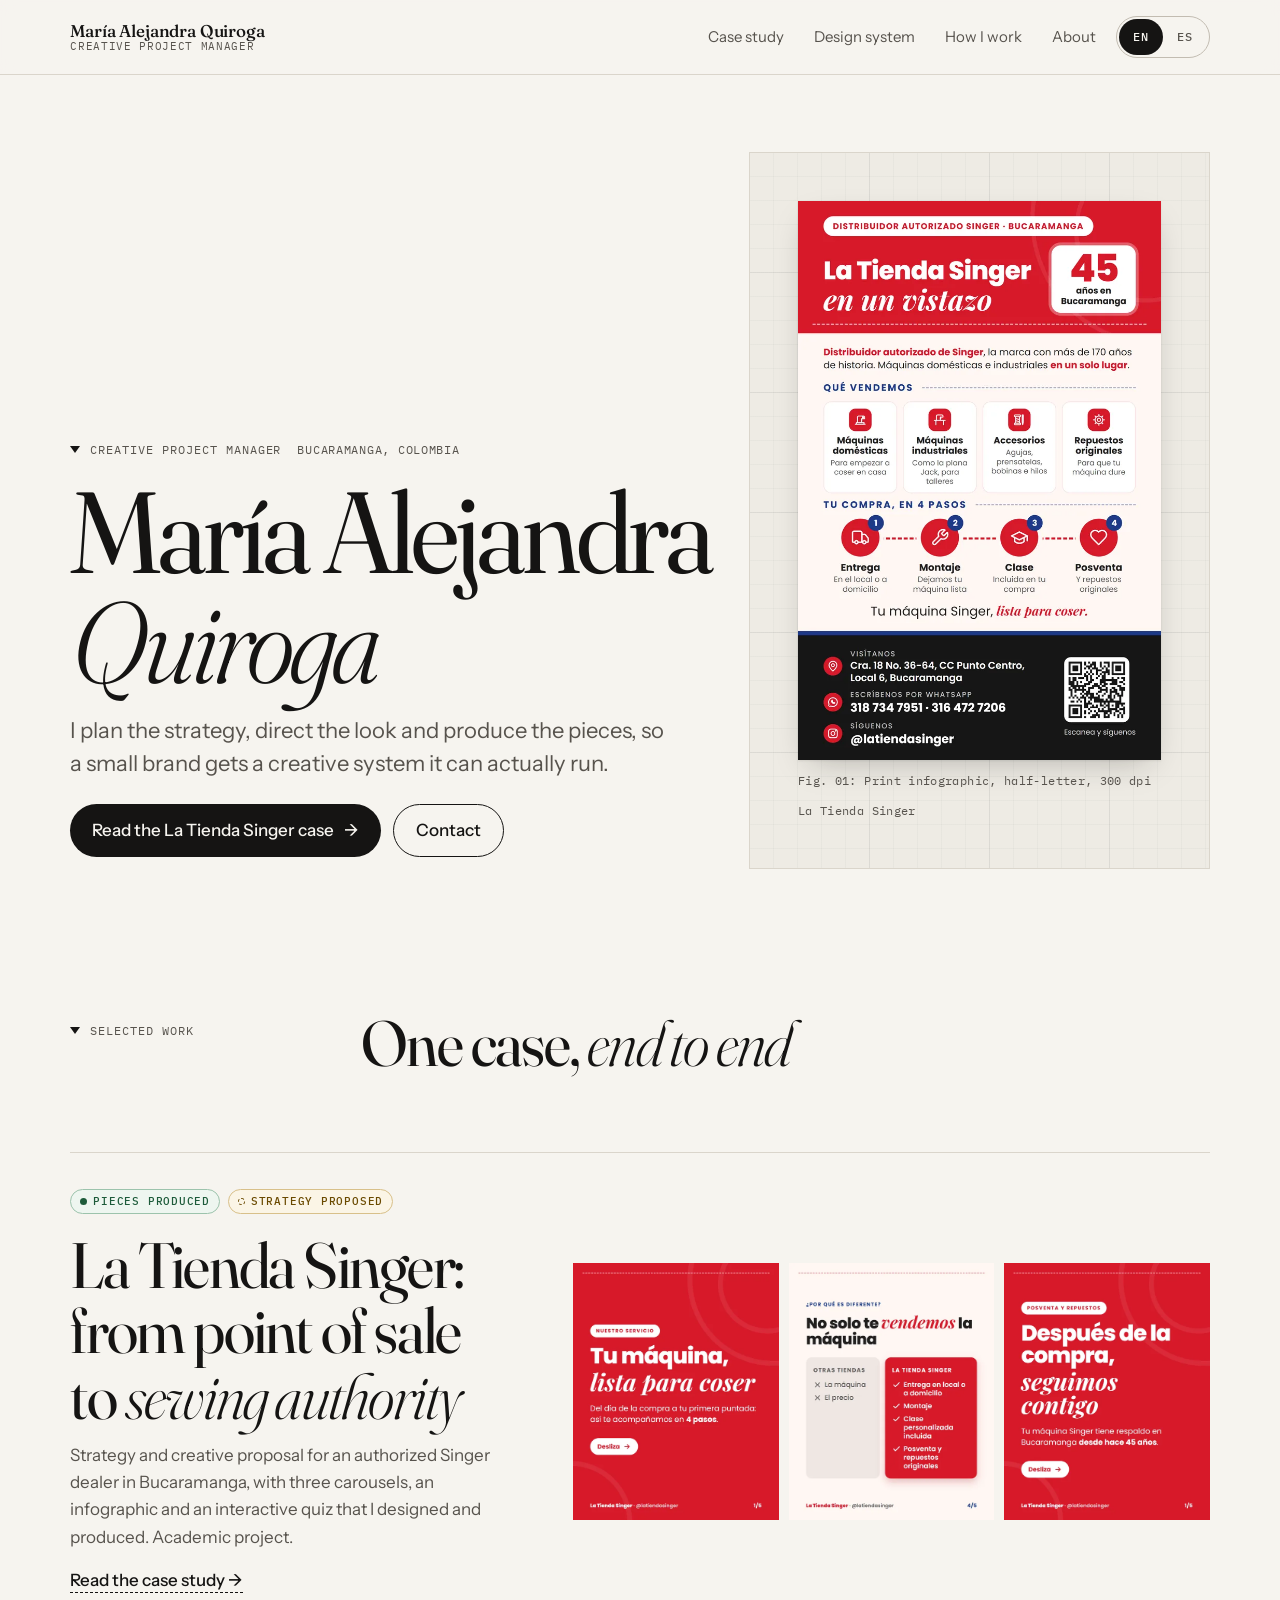
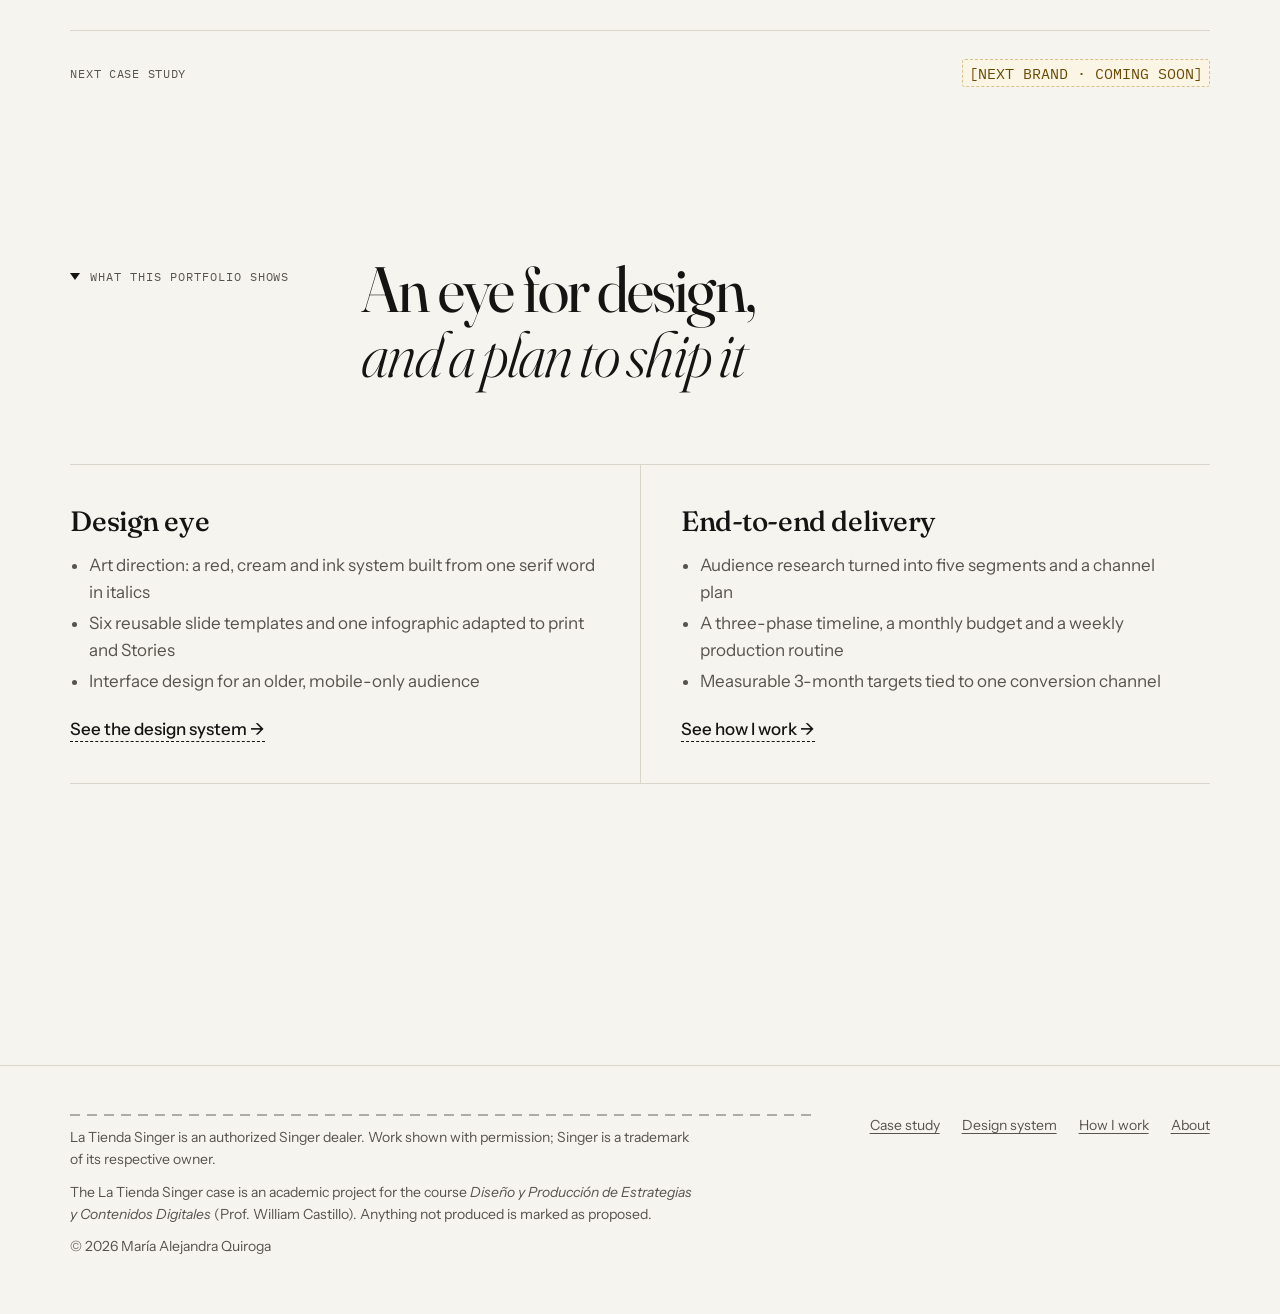
<file: index.html>
<!doctype html>
<html lang="en" data-lang="en" data-en-title="María Alejandra Quiroga · Creative Project Manager" data-es-title="María Alejandra Quiroga · Creative Project Manager">
<head>
<meta charset="utf-8">
<meta name="viewport" content="width=device-width, initial-scale=1">
<title>María Alejandra Quiroga · Creative Project Manager</title>
<meta name="description" content="Portfolio of María Alejandra Quiroga, Creative Project Manager. Strategy, art direction and production, from brief to measurement.">
<meta property="og:title" content="María Alejandra Quiroga · Creative Project Manager">
<meta property="og:description" content="Strategy, art direction and production, from brief to measurement.">
<meta property="og:image" content="https://mariaquirogamanrique.github.io/assets/img/singer/carousel-1-1.webp">
<meta property="og:url" content="https://mariaquirogamanrique.github.io/">
<meta name="theme-color" content="#F6F4EF">
<link rel="icon" href="assets/img/favicon.svg" type="image/svg+xml">
<script>try{var l=new URLSearchParams(location.search).get('lang')||localStorage.getItem('lang');if(l==='es')document.documentElement.setAttribute('data-lang','es')}catch(e){}</script>
<link rel="preconnect" href="https://fonts.googleapis.com"><link rel="preconnect" href="https://fonts.gstatic.com" crossorigin>
<link href="https://fonts.googleapis.com/css2?family=Fraunces:ital,opsz,wght,SOFT@0,9..144,300..600,0..100;1,9..144,300..600,0..100&family=IBM+Plex+Mono:wght@400;500&family=Instrument+Sans:wght@400;500;600&display=swap" rel="stylesheet">
<link rel="stylesheet" href="assets/css/site.css">
<link rel="preload" as="image" href="assets/img/singer/infographic-print.webp" imagesrcset="assets/img/singer/infographic-print-sm.webp 700w, assets/img/singer/infographic-print.webp 1400w" imagesizes="(min-width: 900px) 36vw, 90vw">
</head>
<body>
<a class="skip" href="#main"><span lang="en">Skip to content</span><span lang="es">Saltar al contenido</span></a>

<header class="site-header">
  <div class="wrap">
    <a class="brand" href="./"><b>María Alejandra Quiroga</b><span>Creative Project Manager</span></a>
    <nav class="nav" aria-label="Main" data-es-aria-label="Principal">
      <ul>
        <li><a href="case-singer.html"><span lang="en">Case study</span><span lang="es">Caso</span></a></li>
        <li><a href="design-system.html"><span lang="en">Design system</span><span lang="es">Sistema visual</span></a></li>
        <li><a href="how-i-work.html"><span lang="en">How I work</span><span lang="es">Cómo trabajo</span></a></li>
        <li><a href="about.html"><span lang="en">About</span><span lang="es">Sobre mí</span></a></li>
      </ul>
    </nav>
    <div class="lang" role="group" aria-label="Language / Idioma">
      <button type="button" data-set-lang="en" aria-pressed="true">EN</button>
      <button type="button" data-set-lang="es" aria-pressed="false">ES</button>
    </div>
  </div>
</header>

<main id="main">
  <section class="hero wrap">
    <div class="hero__grid">
      <div class="hero__text">
        <div class="hero__role">
          <span class="label">Creative Project Manager</span>
          <span class="mono muted">Bucaramanga, Colombia</span>
        </div>
        <h1 class="display">María Alejandra <em>Quiroga</em></h1>
        <p class="lede">
          <span lang="en">I plan the strategy, direct the look and produce the pieces, so a small brand gets a creative system it can actually run.</span>
          <span lang="es">Planeo la estrategia, dirijo la imagen y produzco las piezas, para que una marca pequeña tenga un sistema creativo que de verdad pueda sostener.</span>
        </p>
        <div class="hero__actions">
          <a class="btn" href="case-singer.html"><span lang="en">Read the La Tienda Singer case</span><span lang="es">Ver el caso La Tienda Singer</span> <span aria-hidden="true">→</span></a>
          <a class="btn btn--ghost" href="about.html"><span lang="en">Contact</span><span lang="es">Contacto</span></a>
        </div>
      </div>
      <figure class="hero__visual paper-grid">
        <img src="assets/img/singer/infographic-print.webp"
             srcset="assets/img/singer/infographic-print-sm.webp 700w, assets/img/singer/infographic-print.webp 1400w"
             sizes="(min-width: 900px) 36vw, 90vw" width="1400" height="2160" fetchpriority="high" class="shot"
             alt="Infographic 'La Tienda Singer en un vistazo': a red header with the store name, a white badge reading 45 years in Bucaramanga, four product cards, a four-step purchase flow (delivery, setup, class, after-sales) and a black contact footer with a QR code."
             data-es-alt="Infografía 'La Tienda Singer en un vistazo': cabecera roja con el nombre de la tienda, sello blanco de 45 años en Bucaramanga, cuatro tarjetas de producto, el proceso de compra en cuatro pasos (entrega, montaje, clase, posventa) y pie negro de contacto con código QR.">
        <figcaption>
          <span lang="en">Fig. 01: Print infographic, half-letter, 300 dpi</span><span lang="es">Fig. 01: Infografía impresa, media carta, 300 dpi</span>
          <span>La Tienda Singer</span>
        </figcaption>
      </figure>
    </div>
  </section>

  <section class="section wrap" aria-labelledby="work-title">
    <div class="section__head">
      <span class="label"><span lang="en">Selected work</span><span lang="es">Trabajo seleccionado</span></span>
      <h2 class="h2" id="work-title"><span lang="en">One case, <em>end to end</em></span><span lang="es">Un caso, <em>de principio a fin</em></span></h2>
    </div>

    <a class="work-card" href="case-singer.html">
      <div>
        <div class="work-card__meta">
          <span class="chip chip--made"><span lang="en">Pieces produced</span><span lang="es">Piezas producidas</span></span>
          <span class="chip chip--plan"><span lang="en">Strategy proposed</span><span lang="es">Estrategia propuesta</span></span>
        </div>
        <h3 class="h2" style="margin:18px 0 14px"><span lang="en">La Tienda Singer: from point of sale to <em>sewing authority</em></span><span lang="es">La Tienda Singer: del punto de venta al <em>referente de costura</em></span></h3>
        <p class="muted" style="margin:0 0 16px;max-width:48ch">
          <span lang="en">Strategy and creative proposal for an authorized Singer dealer in Bucaramanga, with three carousels, an infographic and an interactive quiz that I designed and produced. Academic project.</span>
          <span lang="es">Propuesta de estrategia y creatividad para un distribuidor autorizado Singer en Bucaramanga, con tres carruseles, una infografía y un test interactivo que diseñé y produje. Proyecto académico.</span>
        </p>
        <span class="arrow-link"><span lang="en">Read the case study</span><span lang="es">Leer el caso</span></span>
      </div>
      <div class="work-card__strip" aria-hidden="true">
        <img src="assets/img/singer/carousel-1-1-sm.webp" width="540" height="675" loading="lazy" decoding="async" alt="">
        <img src="assets/img/singer/carousel-2-4-sm.webp" width="540" height="675" loading="lazy" decoding="async" alt="">
        <img src="assets/img/singer/carousel-3-1-sm.webp" width="540" height="675" loading="lazy" decoding="async" alt="">
      </div>
    </a>

    <!-- ADD NEW CASE STUDIES HERE: copy the <a class="work-card"> block above (see README) -->
    <div class="next-slot">
      <span class="mono muted"><span lang="en">Next case study</span><span lang="es">Próximo caso</span></span>
      <span class="ph-inline">[NEXT BRAND · COMING SOON]</span>
    </div>
  </section>

  <section class="section wrap" aria-labelledby="proof-title">
    <div class="section__head">
      <span class="label"><span lang="en">What this portfolio shows</span><span lang="es">Qué muestra este portafolio</span></span>
      <h2 class="h2" id="proof-title"><span lang="en">An eye for design, <em>and a plan to ship it</em></span><span lang="es">Ojo de diseño <em>y un plan para llevarlo a cabo</em></span></h2>
    </div>
    <div class="two-proofs">
      <div>
        <h3 class="h3"><span lang="en">Design eye</span><span lang="es">Ojo de diseño</span></h3>
        <ul>
          <li lang="en">Art direction: a red, cream and ink system built from one serif word in italics</li>
          <li lang="es">Dirección de arte: un sistema rojo, crema y tinta que gira en torno a una palabra en serif itálica</li>
          <li lang="en">Six reusable slide templates and one infographic adapted to print and Stories</li>
          <li lang="es">Seis plantillas de carrusel reutilizables y una infografía adaptada a impresión e historias</li>
          <li lang="en">Interface design for an older, mobile-only audience</li>
          <li lang="es">Diseño de interfaz para un público mayor que solo usa el celular</li>
        </ul>
        <a class="arrow-link" href="design-system.html"><span lang="en">See the design system</span><span lang="es">Ver el sistema visual</span></a>
      </div>
      <div>
        <h3 class="h3"><span lang="en">End-to-end delivery</span><span lang="es">Gestión de principio a fin</span></h3>
        <ul>
          <li lang="en">Audience research turned into five segments and a channel plan</li>
          <li lang="es">Investigación de audiencia convertida en cinco segmentos y un plan de canales</li>
          <li lang="en">A three-phase timeline, a monthly budget and a weekly production routine</li>
          <li lang="es">Cronograma en tres fases, presupuesto mensual y rutina semanal de producción</li>
          <li lang="en">Measurable 3-month targets tied to one conversion channel</li>
          <li lang="es">Metas medibles a 3 meses atadas a un solo canal de conversión</li>
        </ul>
        <a class="arrow-link" href="how-i-work.html"><span lang="en">See how I work</span><span lang="es">Ver cómo trabajo</span></a>
      </div>
    </div>
  </section>
</main>

<footer class="site-footer">
  <div class="wrap">
    <div class="legal">
      <hr class="stitch">
      <p lang="en">La Tienda Singer is an authorized Singer dealer. Work shown with permission; Singer is a trademark of its respective owner.</p>
      <p lang="es">La Tienda Singer es un distribuidor autorizado Singer. Trabajo mostrado con permiso; Singer es una marca registrada de su respectivo titular.</p>
      <p lang="en">The La Tienda Singer case is an academic project for the course <i>Diseño y Producción de Estrategias y Contenidos Digitales</i> (Prof. William Castillo). Anything not produced is marked as proposed.</p>
      <p lang="es">El caso La Tienda Singer es un proyecto académico de la materia <i>Diseño y Producción de Estrategias y Contenidos Digitales</i> (prof. William Castillo). Todo lo que no se produjo está marcado como propuesto.</p>
      <p>© 2026 María Alejandra Quiroga</p>
    </div>
    <nav aria-label="Footer" data-es-aria-label="Pie de página">
      <ul>
        <li><a href="case-singer.html"><span lang="en">Case study</span><span lang="es">Caso</span></a></li>
        <li><a href="design-system.html"><span lang="en">Design system</span><span lang="es">Sistema visual</span></a></li>
        <li><a href="how-i-work.html"><span lang="en">How I work</span><span lang="es">Cómo trabajo</span></a></li>
        <li><a href="about.html"><span lang="en">About</span><span lang="es">Sobre mí</span></a></li>
      </ul>
    </nav>
  </div>
</footer>
<script src="assets/js/site.js" defer></script>
</body>
</html>
</file>
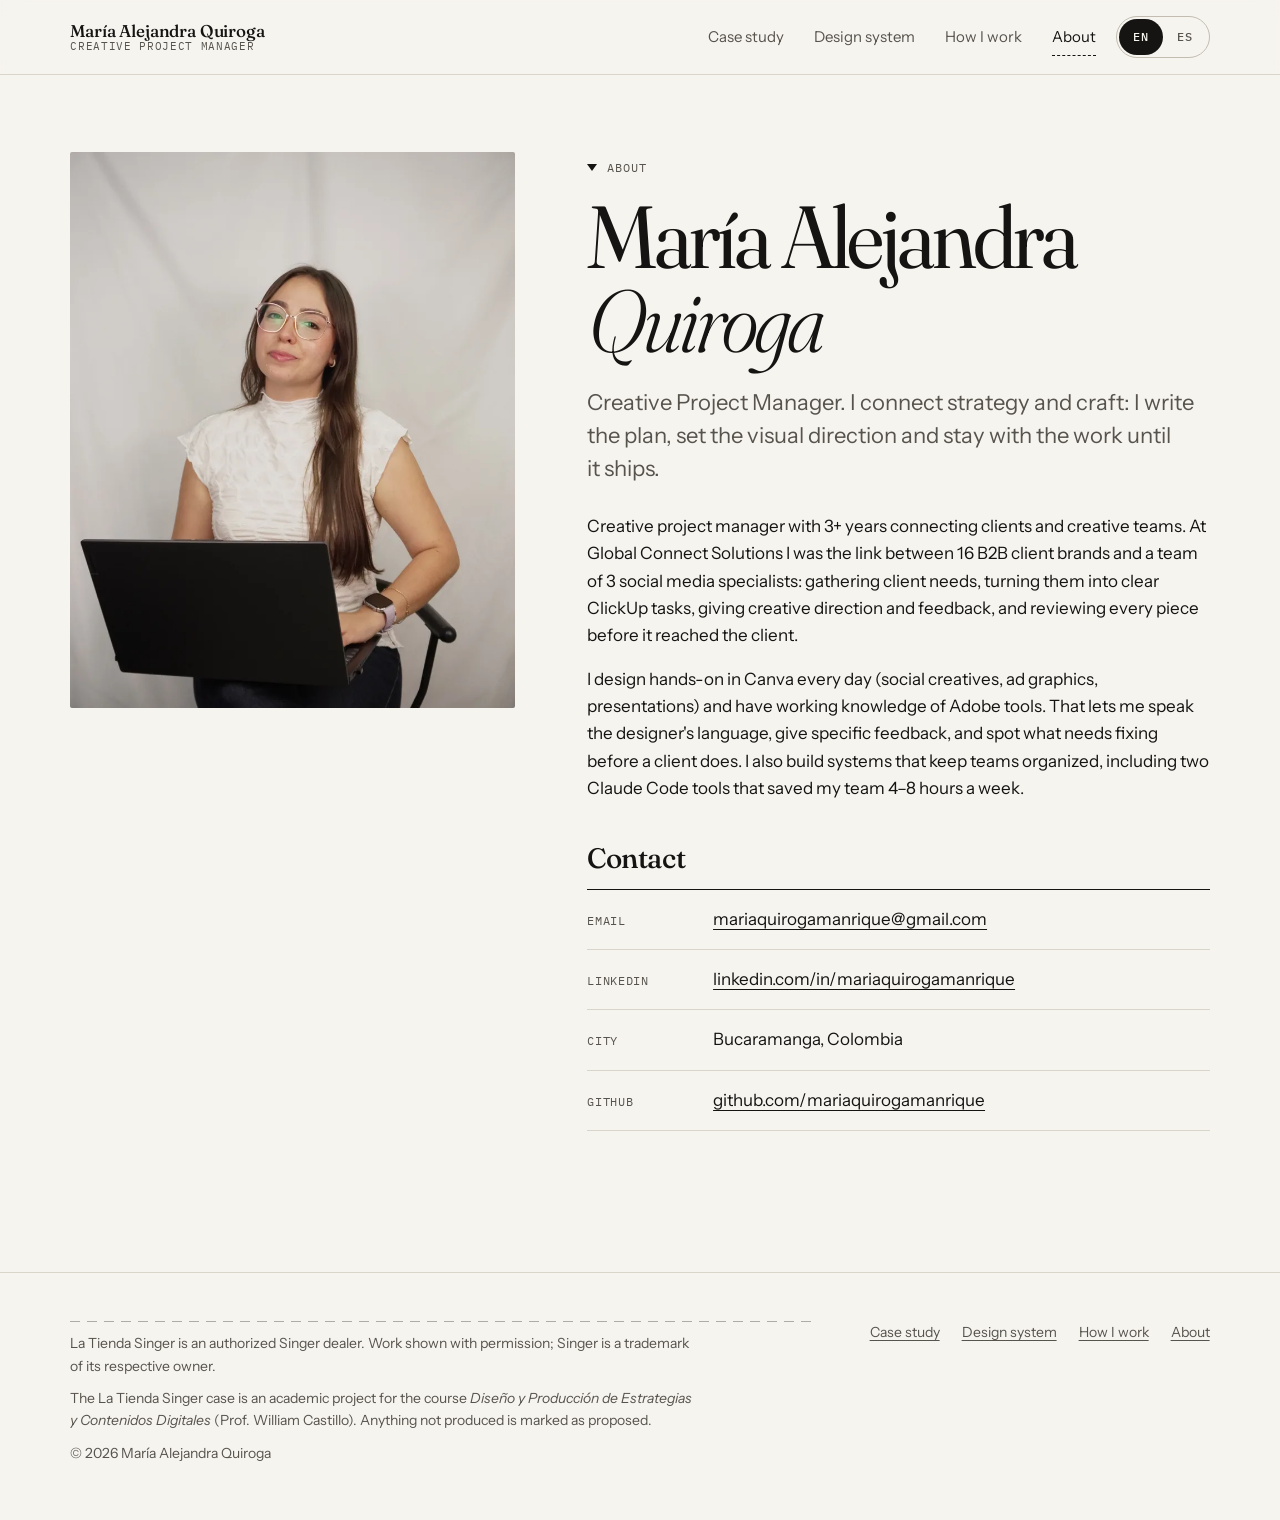
<file: about.html>
<!doctype html>
<html lang="en" data-lang="en" data-en-title="About · María Alejandra Quiroga" data-es-title="Sobre mí · María Alejandra Quiroga">
<head>
<meta charset="utf-8">
<meta name="viewport" content="width=device-width, initial-scale=1">
<title>About · María Alejandra Quiroga</title>
<meta name="description" content="About María Alejandra Quiroga, Creative Project Manager, and how to get in touch.">
<meta name="theme-color" content="#F6F4EF">
<link rel="icon" href="assets/img/favicon.svg" type="image/svg+xml">
<script>try{var l=new URLSearchParams(location.search).get('lang')||localStorage.getItem('lang');if(l==='es')document.documentElement.setAttribute('data-lang','es')}catch(e){}</script>
<link rel="preconnect" href="https://fonts.googleapis.com"><link rel="preconnect" href="https://fonts.gstatic.com" crossorigin>
<link href="https://fonts.googleapis.com/css2?family=Fraunces:ital,opsz,wght,SOFT@0,9..144,300..600,0..100;1,9..144,300..600,0..100&family=IBM+Plex+Mono:wght@400;500&family=Instrument+Sans:wght@400;500;600&display=swap" rel="stylesheet">
<link rel="stylesheet" href="assets/css/site.css">
</head>
<body>
<a class="skip" href="#main"><span lang="en">Skip to content</span><span lang="es">Saltar al contenido</span></a>

<header class="site-header">
  <div class="wrap">
    <a class="brand" href="./"><b>María Alejandra Quiroga</b><span>Creative Project Manager</span></a>
    <nav class="nav" aria-label="Main" data-es-aria-label="Principal">
      <ul>
        <li><a href="case-singer.html"><span lang="en">Case study</span><span lang="es">Caso</span></a></li>
        <li><a href="design-system.html"><span lang="en">Design system</span><span lang="es">Sistema visual</span></a></li>
        <li><a href="how-i-work.html"><span lang="en">How I work</span><span lang="es">Cómo trabajo</span></a></li>
        <li><a href="about.html" aria-current="page"><span lang="en">About</span><span lang="es">Sobre mí</span></a></li>
      </ul>
    </nav>
    <div class="lang" role="group" aria-label="Language / Idioma">
      <button type="button" data-set-lang="en" aria-pressed="true">EN</button>
      <button type="button" data-set-lang="es" aria-pressed="false">ES</button>
    </div>
  </div>
</header>

<main id="main">
<section class="case-hero wrap">
  <div class="about">
    <div>
      <img class="portrait portrait--photo" src="assets/img/portrait.webp" srcset="assets/img/portrait-sm.webp 480w, assets/img/portrait.webp 800w" sizes="(min-width: 900px) 40vw, 100vw" width="800" height="1000" decoding="async" alt="María Alejandra Quiroga in a white blouse and glasses, sitting with a laptop on her lap against a light backdrop." data-es-alt="María Alejandra Quiroga con blusa blanca y gafas, sentada con un portátil sobre las piernas frente a un fondo claro.">
    </div>
    <div>
      <span class="label"><span lang="en">About</span><span lang="es">Sobre mí</span></span>
      <h1 class="display" style="font-size:clamp(2.5rem,7vw,5.5rem);margin:16px 0 24px">María Alejandra <em>Quiroga</em></h1>
      <p class="lede" style="max-width:44ch"><span lang="en">Creative Project Manager. I connect strategy and craft: I write the plan, set the visual direction and stay with the work until it ships.</span><span lang="es">Creative Project Manager. Conecto estrategia y oficio: escribo el plan, defino la dirección visual y acompaño el trabajo hasta que sale.</span></p>
      <div class="bio" style="margin:28px 0;max-width:62ch">
        <p><span lang="en">Creative project manager with 3+ years connecting clients and creative teams. At Global Connect Solutions I was the link between 16 B2B client brands and a team of 3 social media specialists: gathering client needs, turning them into clear ClickUp tasks, giving creative direction and feedback, and reviewing every piece before it reached the client.</span><span lang="es">Creative project manager con más de 3 años conectando clientes y equipos creativos. En Global Connect Solutions fui el enlace entre 16 marcas cliente B2B y un equipo de 3 especialistas en redes sociales: recogía las necesidades del cliente, las convertía en tareas claras en ClickUp, daba dirección creativa y retroalimentación, y revisaba cada pieza antes de que llegara al cliente.</span></p>
        <p><span lang="en">I design hands-on in Canva every day (social creatives, ad graphics, presentations) and have working knowledge of Adobe tools. That lets me speak the designer's language, give specific feedback, and spot what needs fixing before a client does. I also build systems that keep teams organized, including two Claude Code tools that saved my team 4–8 hours a week.</span><span lang="es">Diseño a diario en Canva (piezas para redes, gráficas para anuncios, presentaciones) y manejo las herramientas de Adobe. Eso me permite hablar el idioma del diseñador, dar retroalimentación concreta y detectar lo que hay que corregir antes de que lo note el cliente. También creo sistemas que mantienen organizados a los equipos, entre ellos dos herramientas hechas con Claude Code que le ahorraron a mi equipo de 4 a 8 horas por semana.</span></p>
      </div>

      <h2 class="h3" style="margin:40px 0 14px"><span lang="en">Contact</span><span lang="es">Contacto</span></h2>
      <ul class="contact">
        <li><span class="mono muted">Email</span><a href="mailto:mariaquirogamanrique@gmail.com">mariaquirogamanrique@gmail.com</a></li>
        <li><span class="mono muted">LinkedIn</span><a href="https://www.linkedin.com/in/mariaquirogamanrique" rel="noopener">linkedin.com/in/mariaquirogamanrique</a></li>
        <li><span class="mono muted"><span lang="en">City</span><span lang="es">Ciudad</span></span><span>Bucaramanga, Colombia</span></li>
        <li><span class="mono muted">GitHub</span><a href="https://github.com/mariaquirogamanrique">github.com/mariaquirogamanrique</a></li>
      </ul>
    </div>
  </div>
</section>
</main>

<footer class="site-footer">
  <div class="wrap">
    <div class="legal">
      <hr class="stitch">
      <p lang="en">La Tienda Singer is an authorized Singer dealer. Work shown with permission; Singer is a trademark of its respective owner.</p>
      <p lang="es">La Tienda Singer es un distribuidor autorizado Singer. Trabajo mostrado con permiso; Singer es una marca registrada de su respectivo titular.</p>
      <p lang="en">The La Tienda Singer case is an academic project for the course <i>Diseño y Producción de Estrategias y Contenidos Digitales</i> (Prof. William Castillo). Anything not produced is marked as proposed.</p>
      <p lang="es">El caso La Tienda Singer es un proyecto académico de la materia <i>Diseño y Producción de Estrategias y Contenidos Digitales</i> (prof. William Castillo). Todo lo que no se produjo está marcado como propuesto.</p>
      <p>© 2026 María Alejandra Quiroga</p>
    </div>
    <nav aria-label="Footer" data-es-aria-label="Pie de página">
      <ul>
        <li><a href="case-singer.html"><span lang="en">Case study</span><span lang="es">Caso</span></a></li>
        <li><a href="design-system.html"><span lang="en">Design system</span><span lang="es">Sistema visual</span></a></li>
        <li><a href="how-i-work.html"><span lang="en">How I work</span><span lang="es">Cómo trabajo</span></a></li>
        <li><a href="about.html"><span lang="en">About</span><span lang="es">Sobre mí</span></a></li>
      </ul>
    </nav>
  </div>
</footer>
<script src="assets/js/site.js" defer></script>
</body>
</html>
</file>
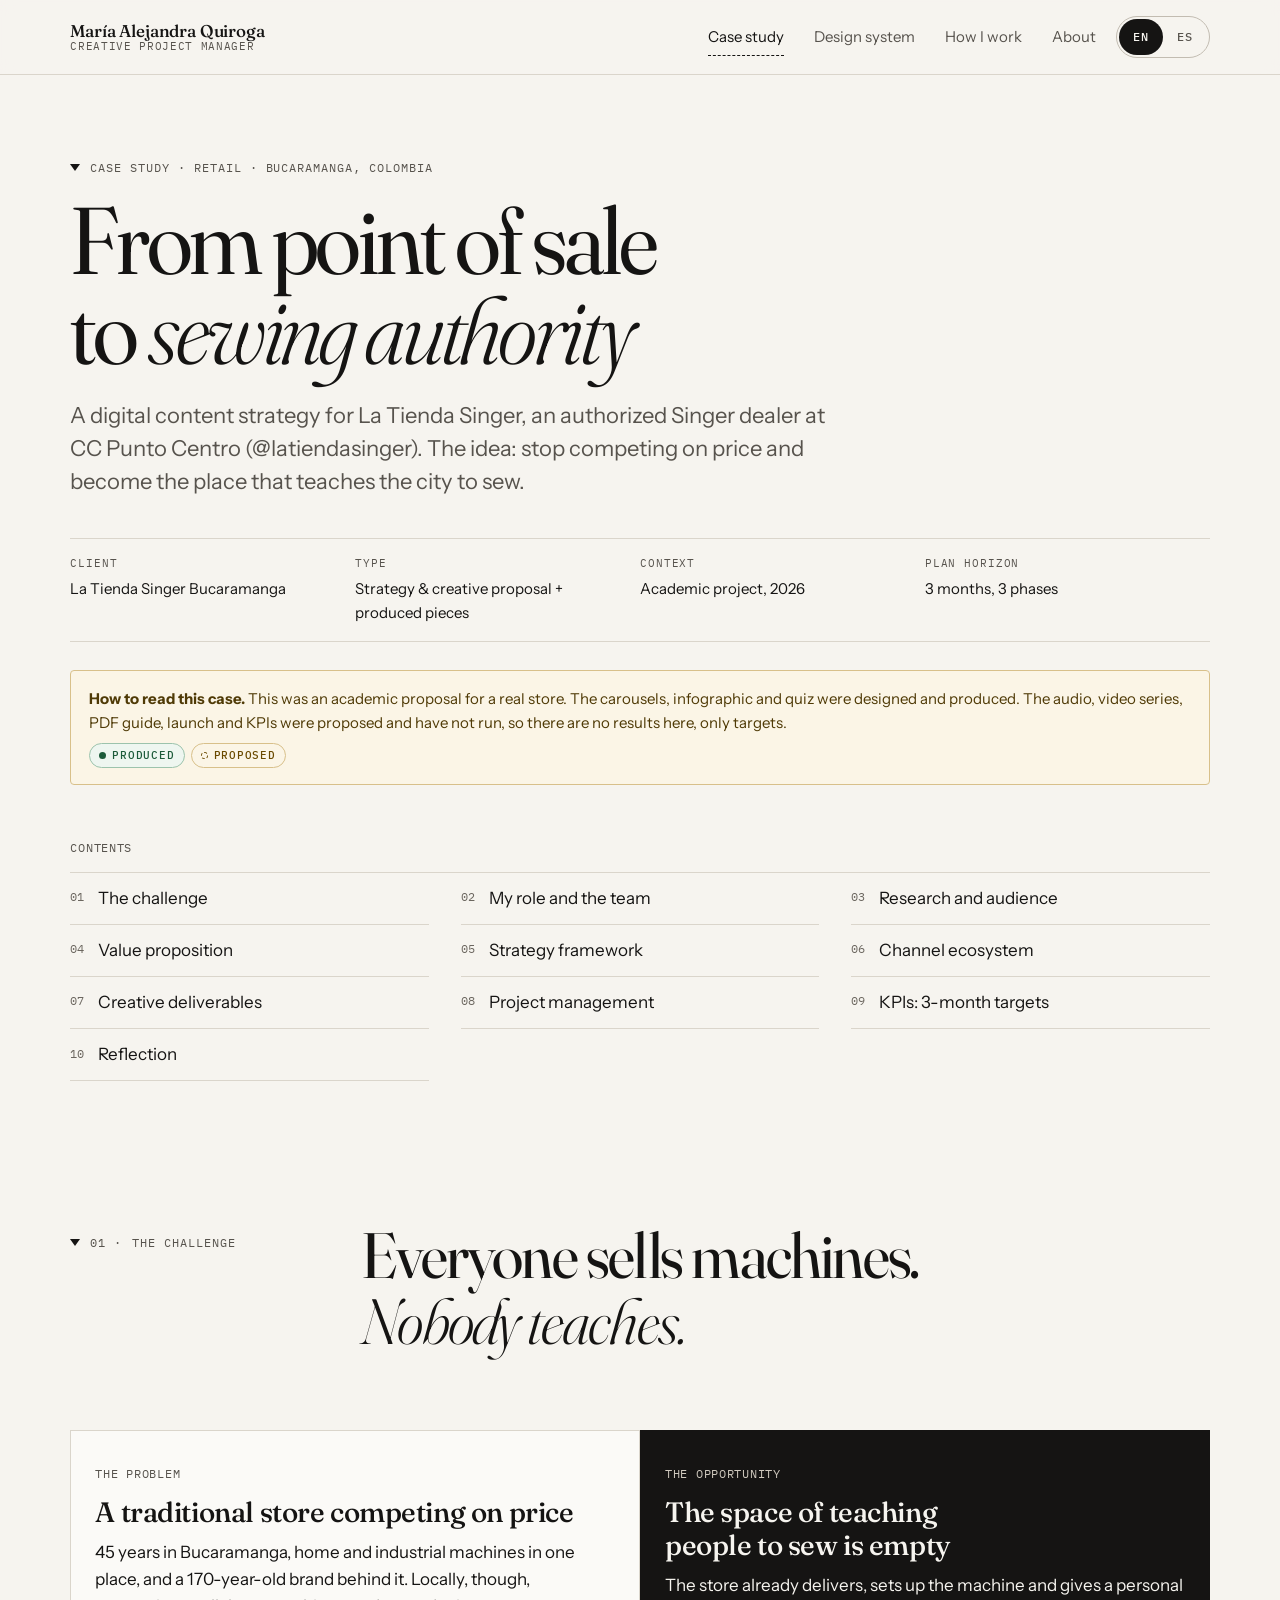
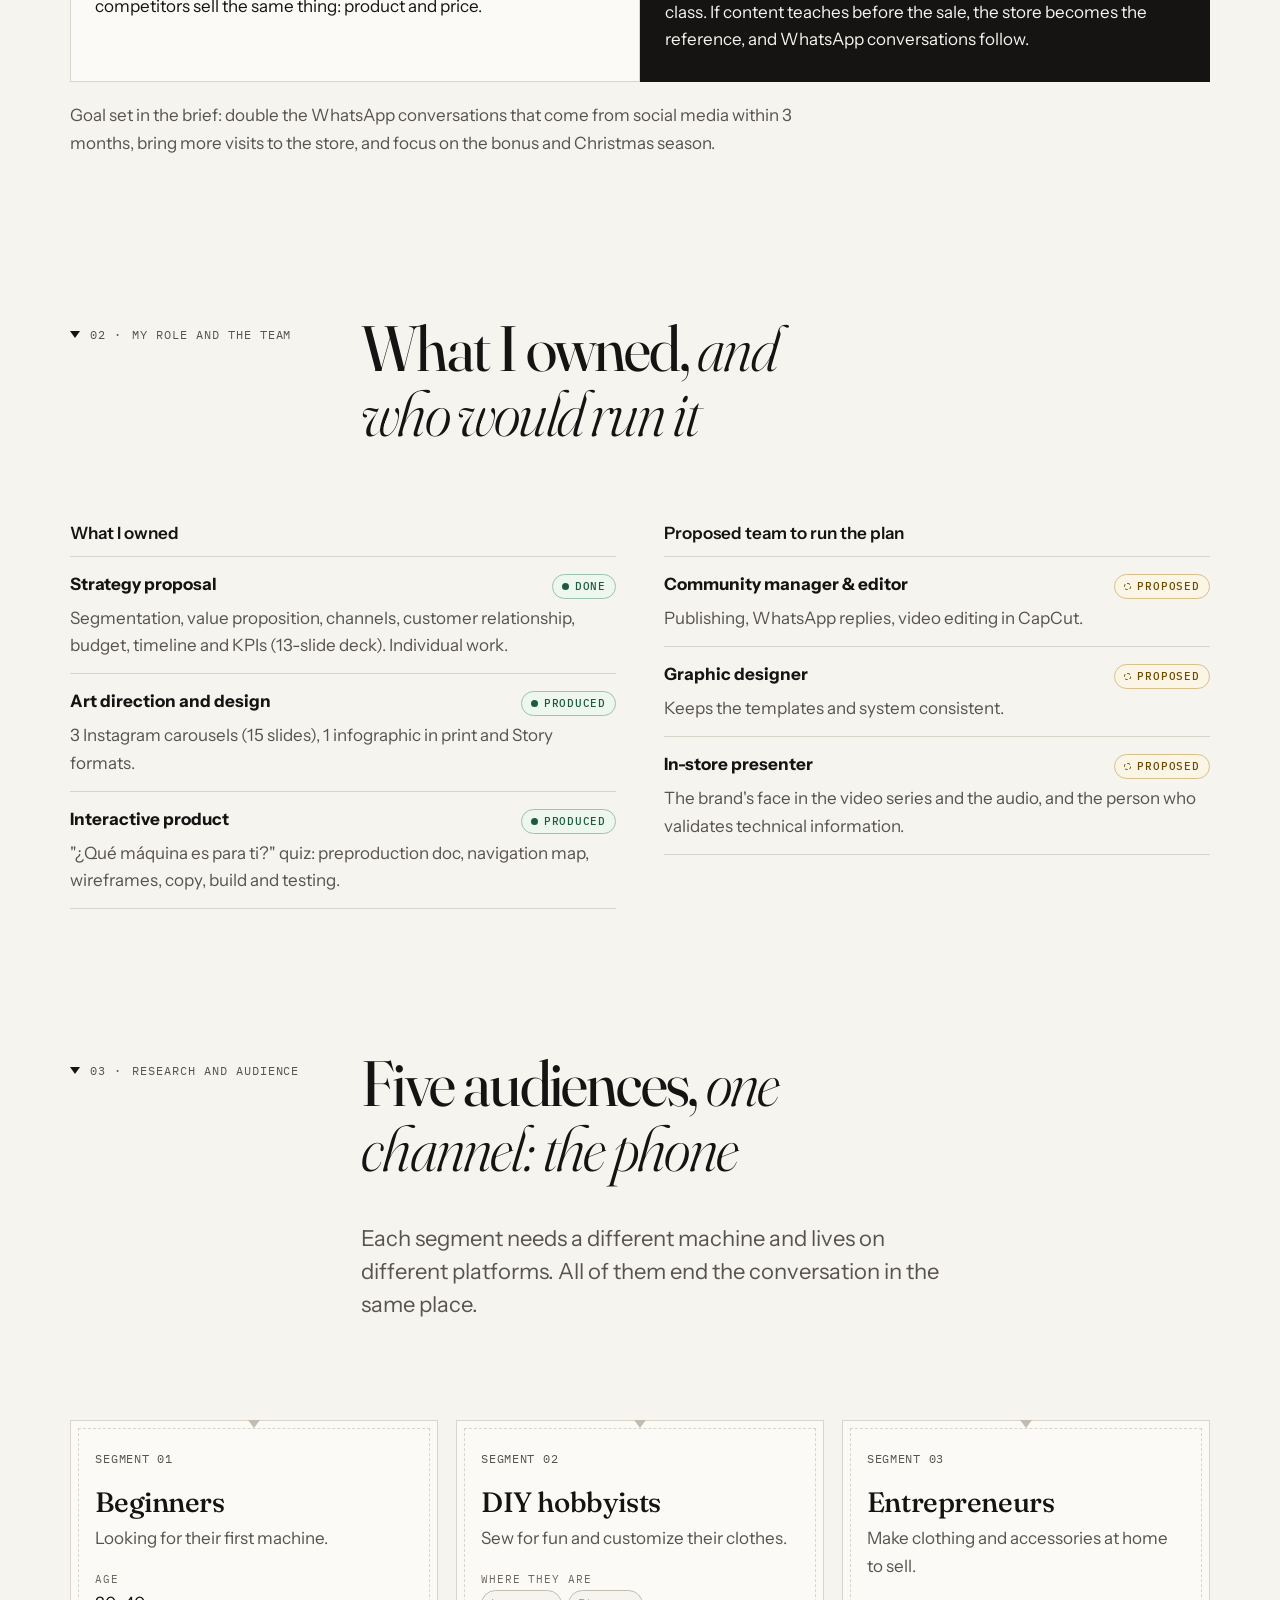
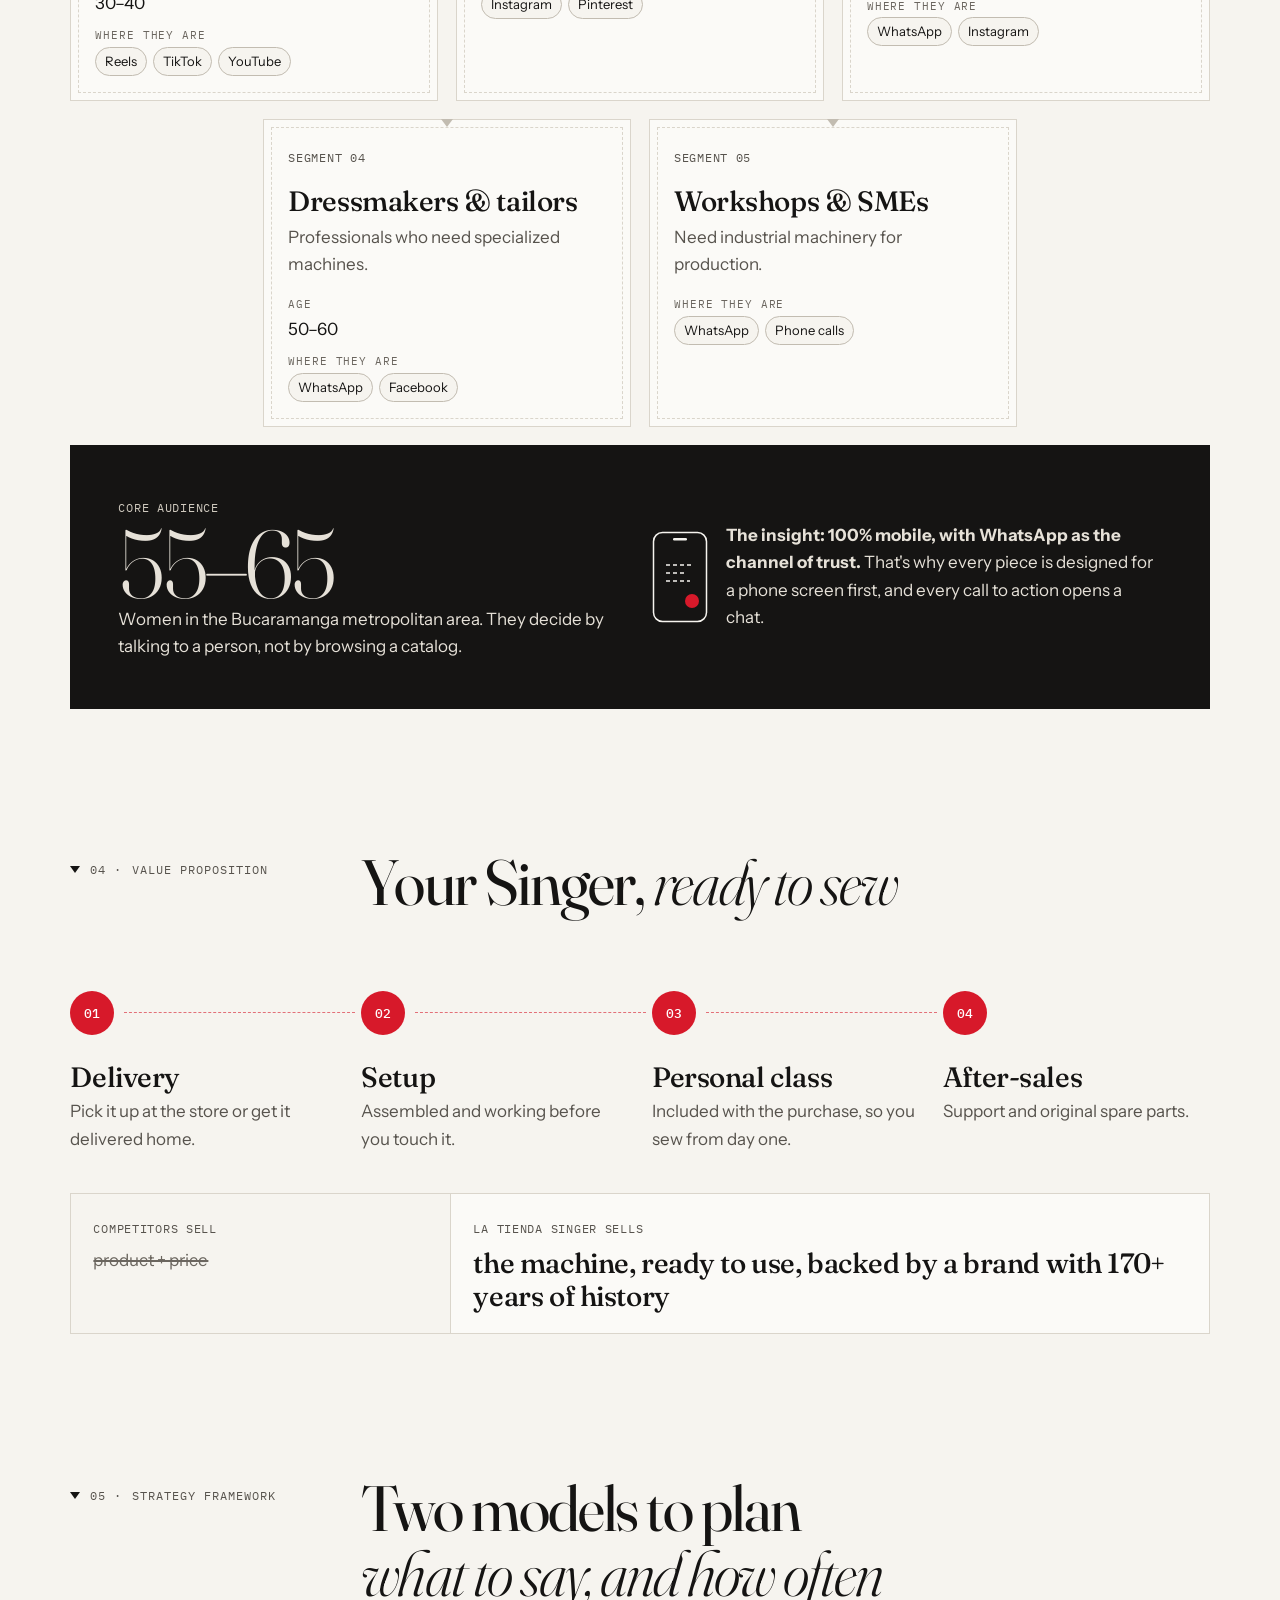
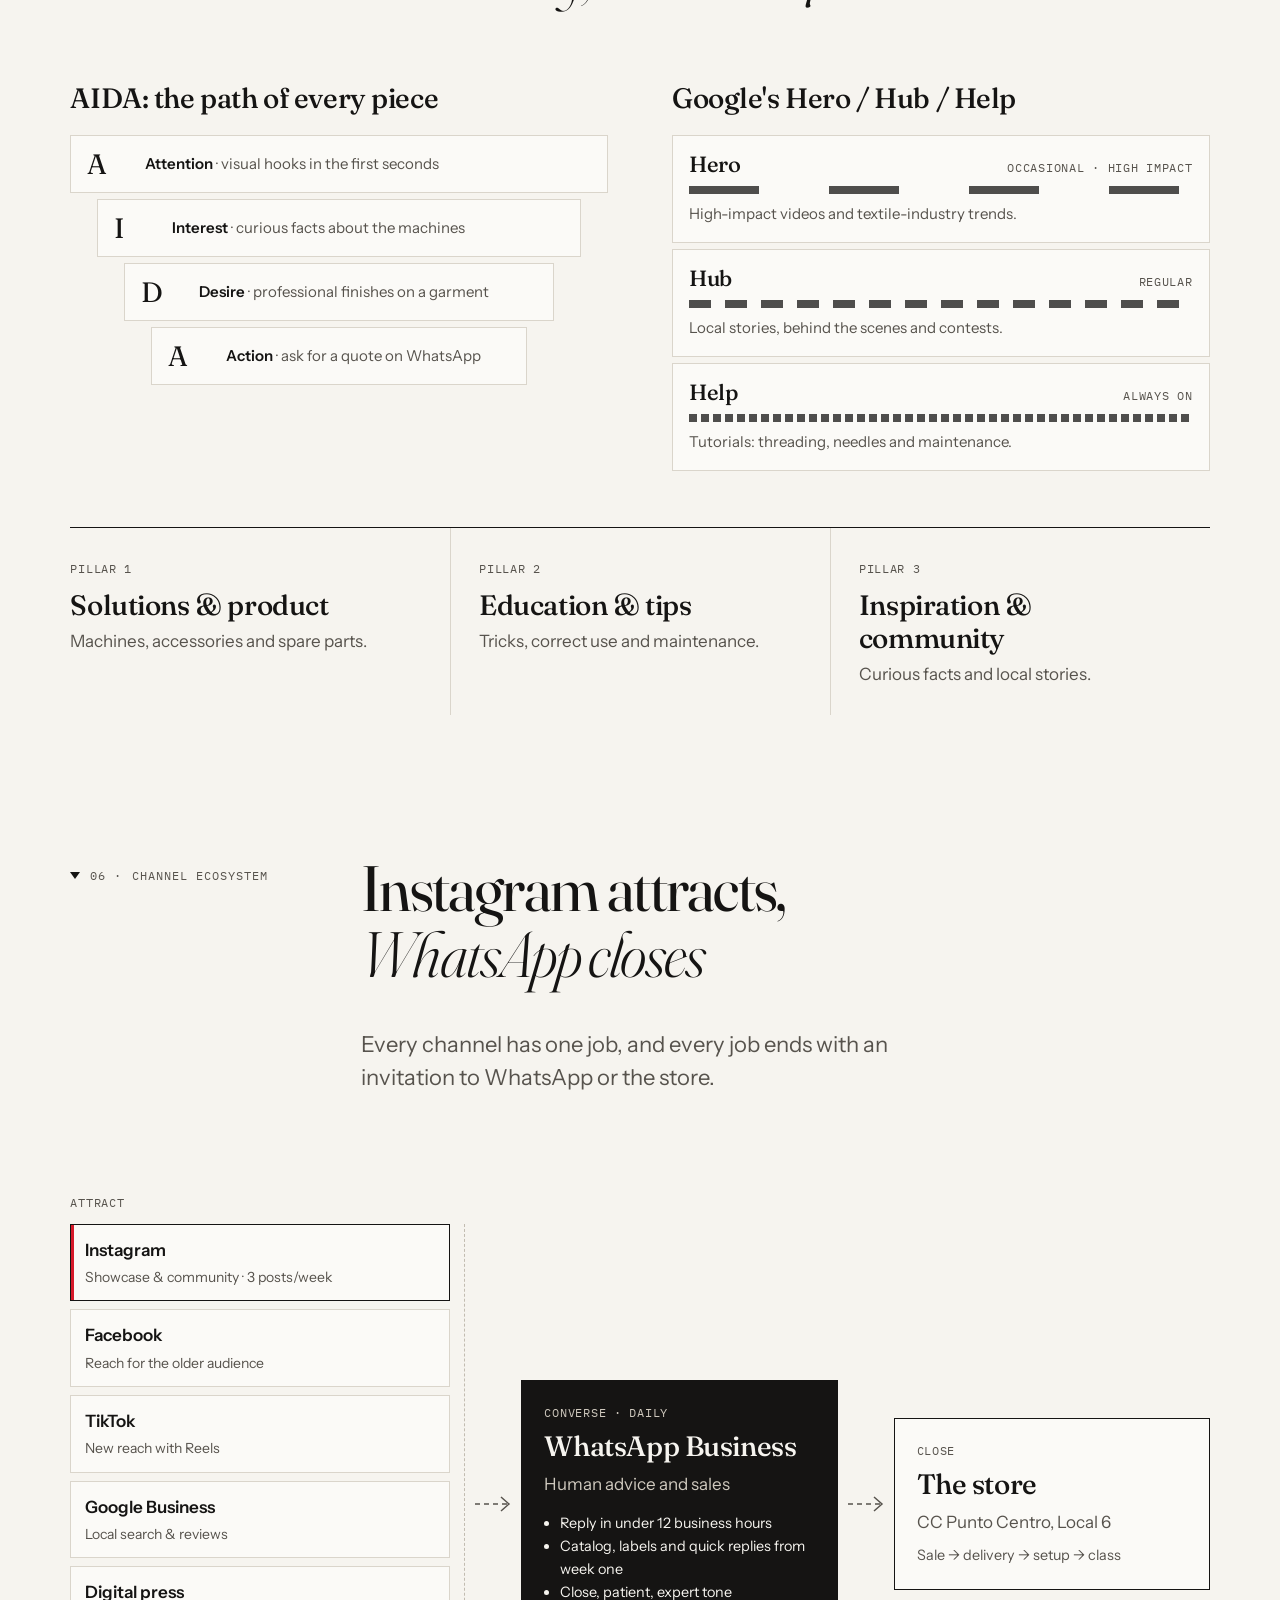
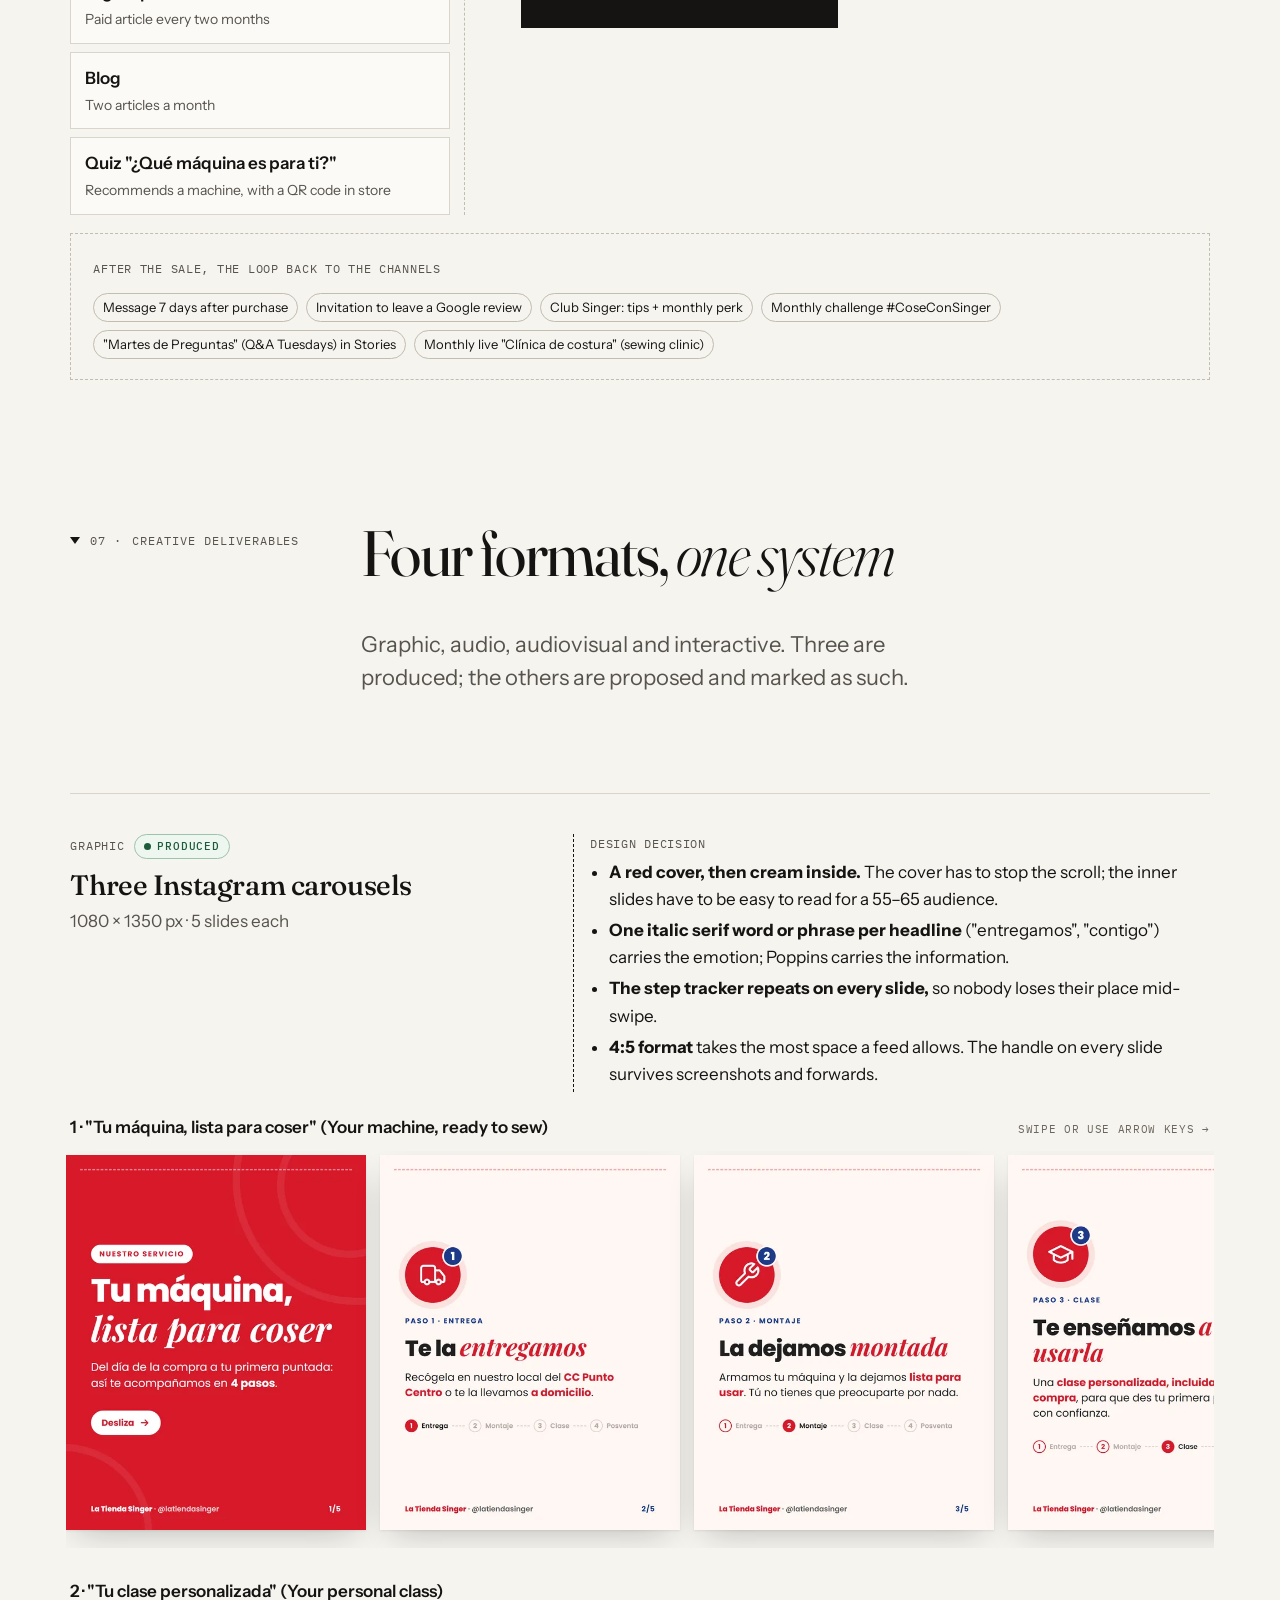
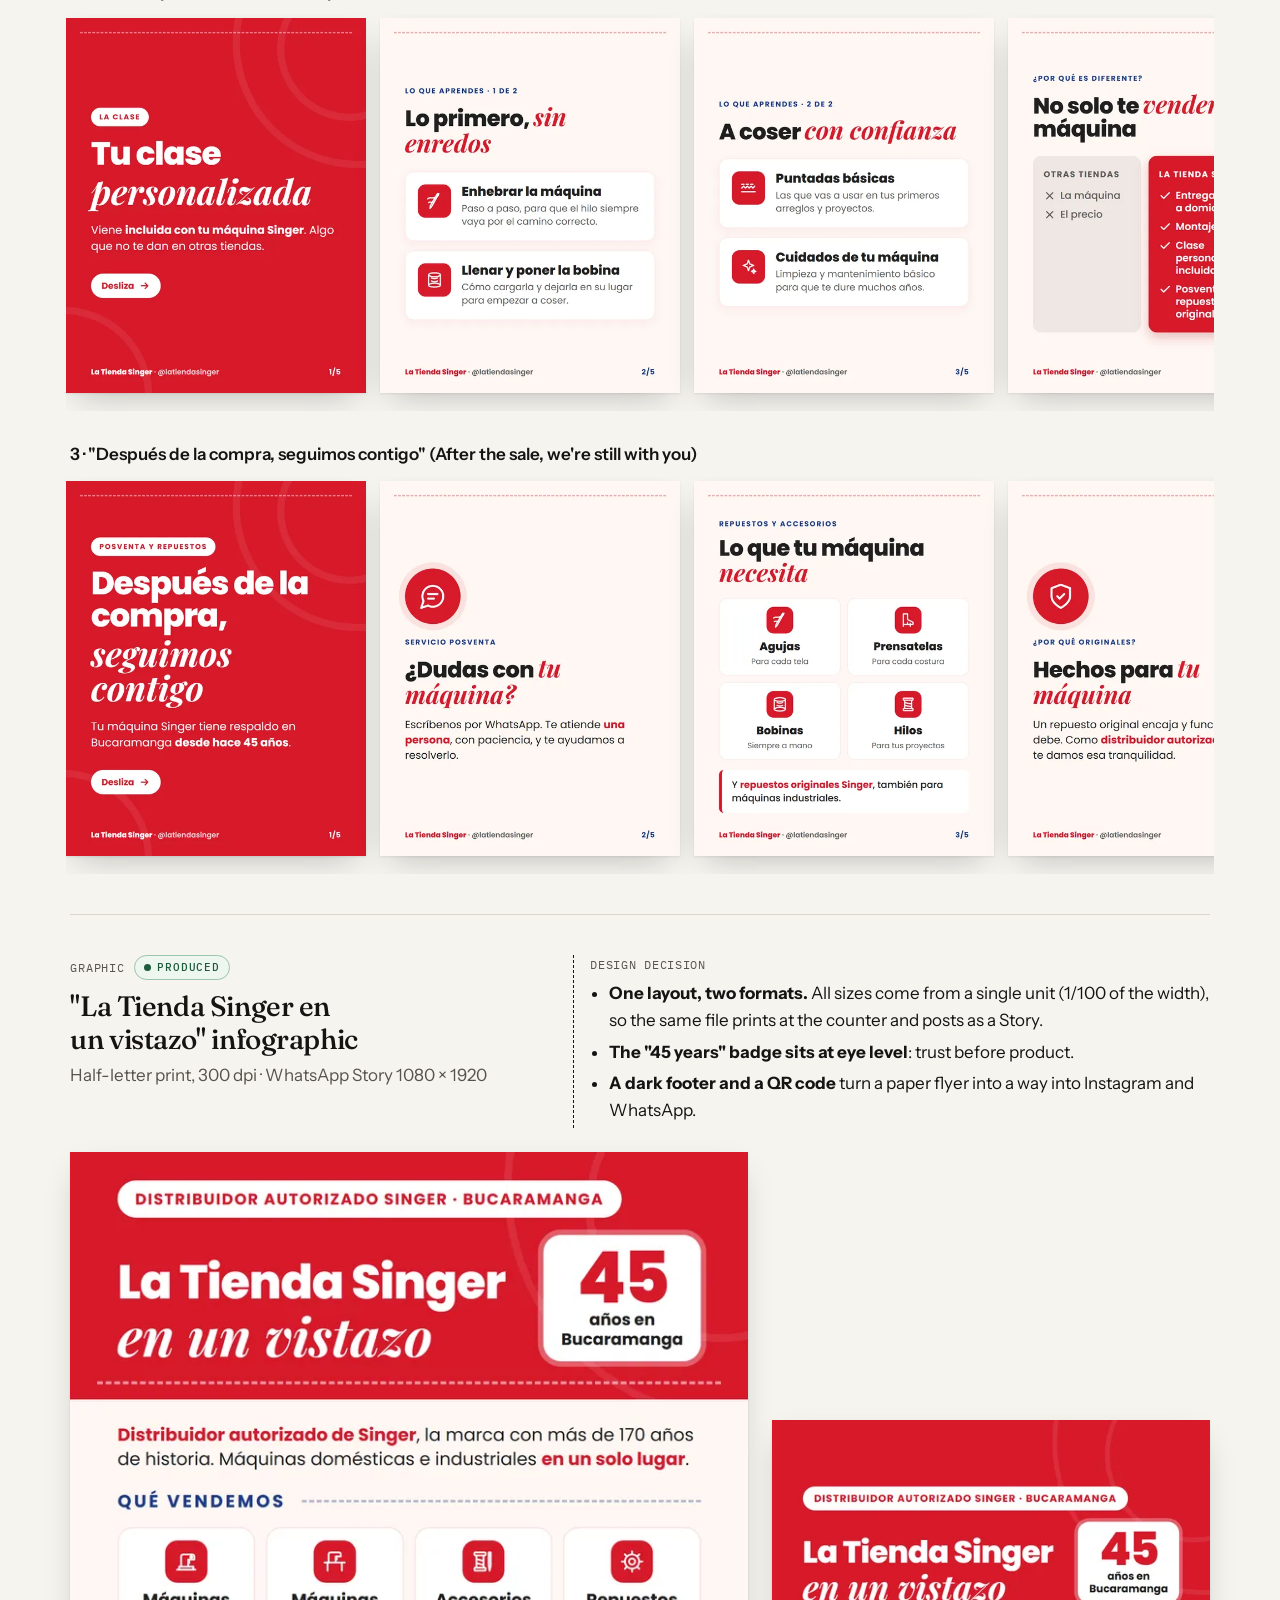
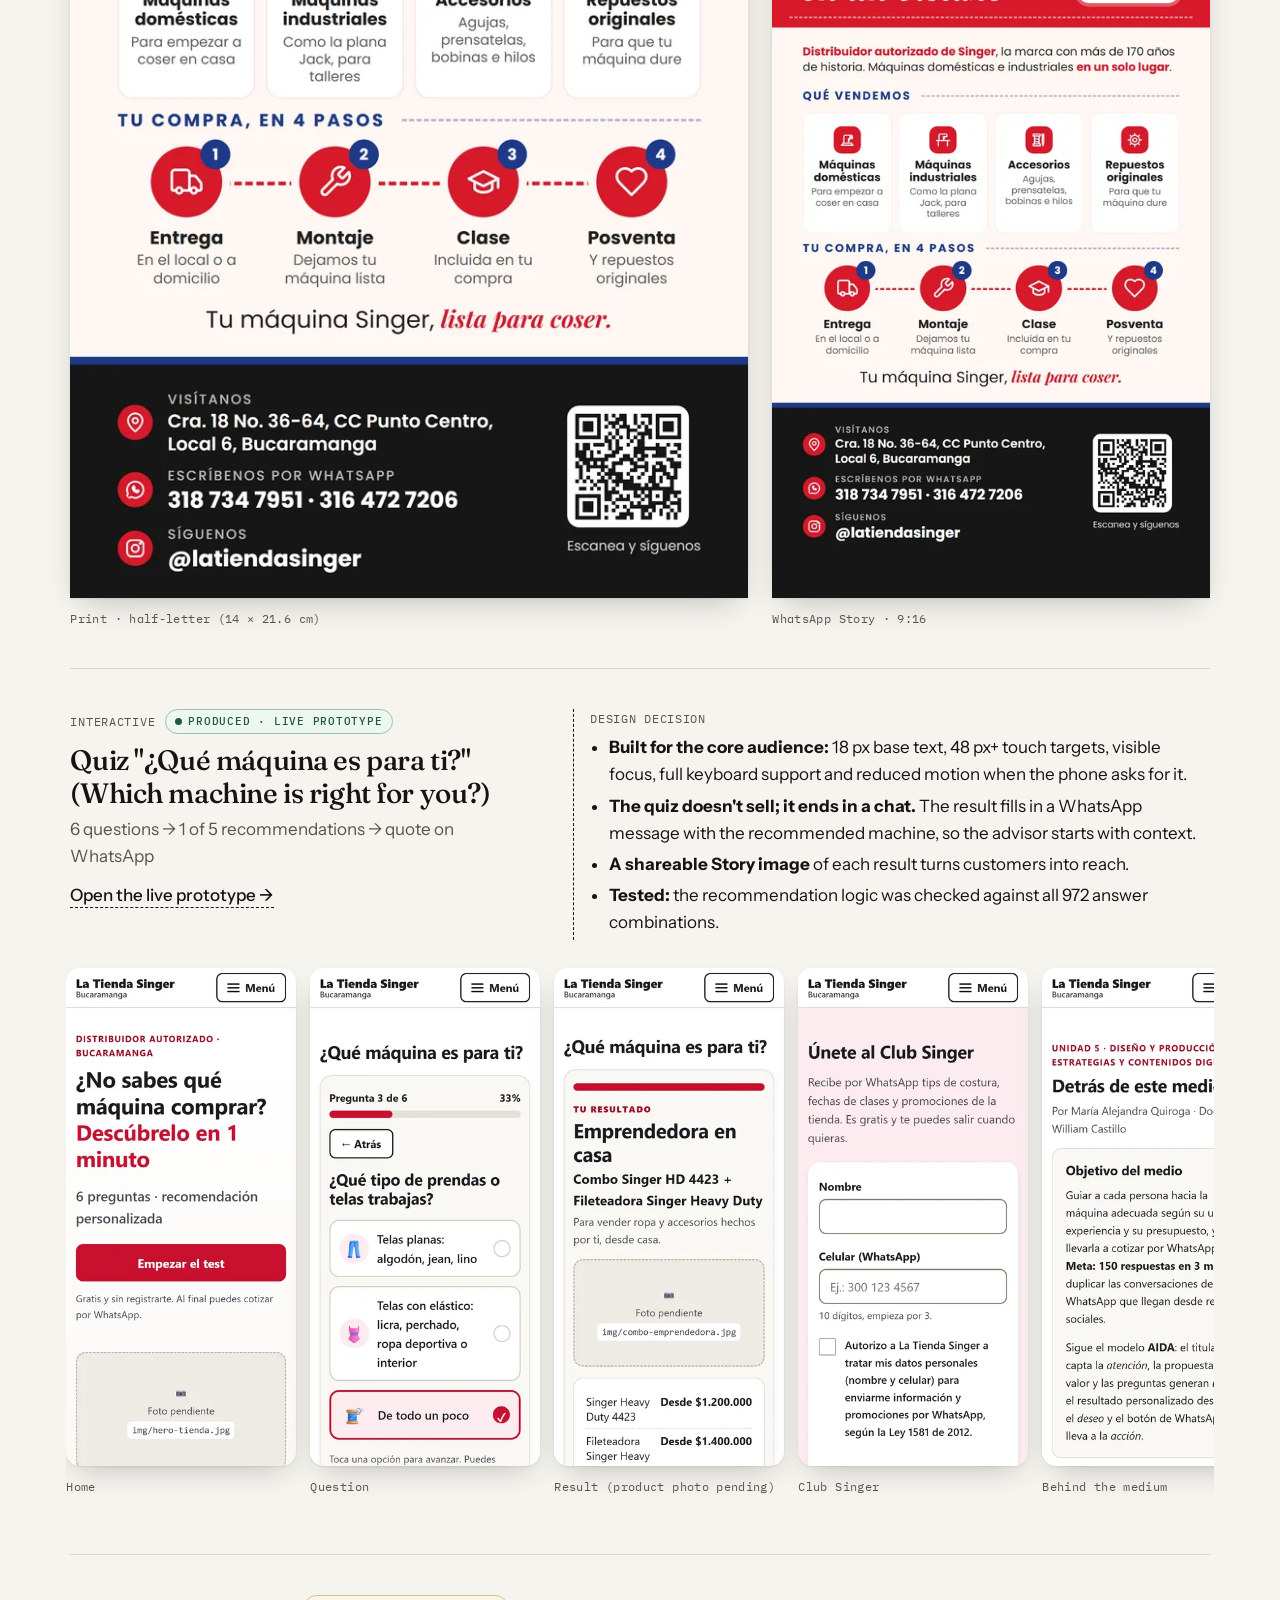
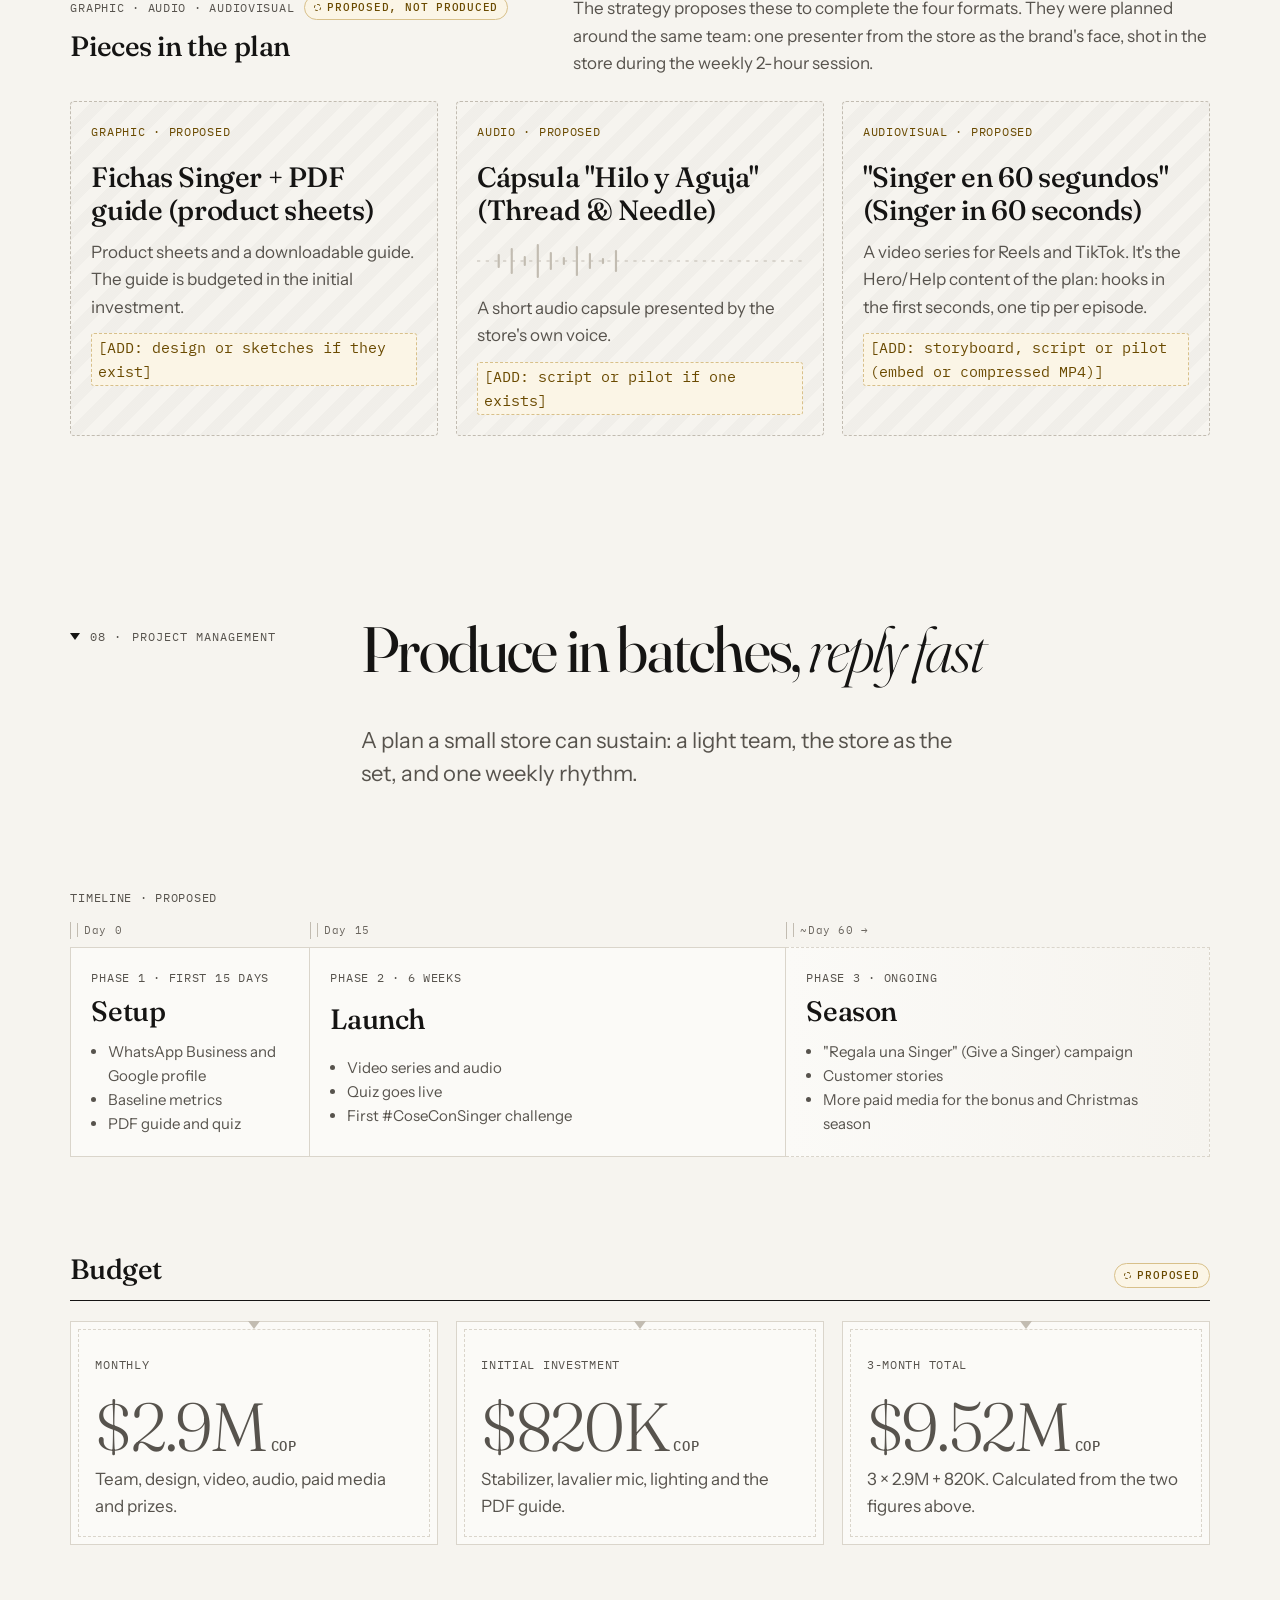
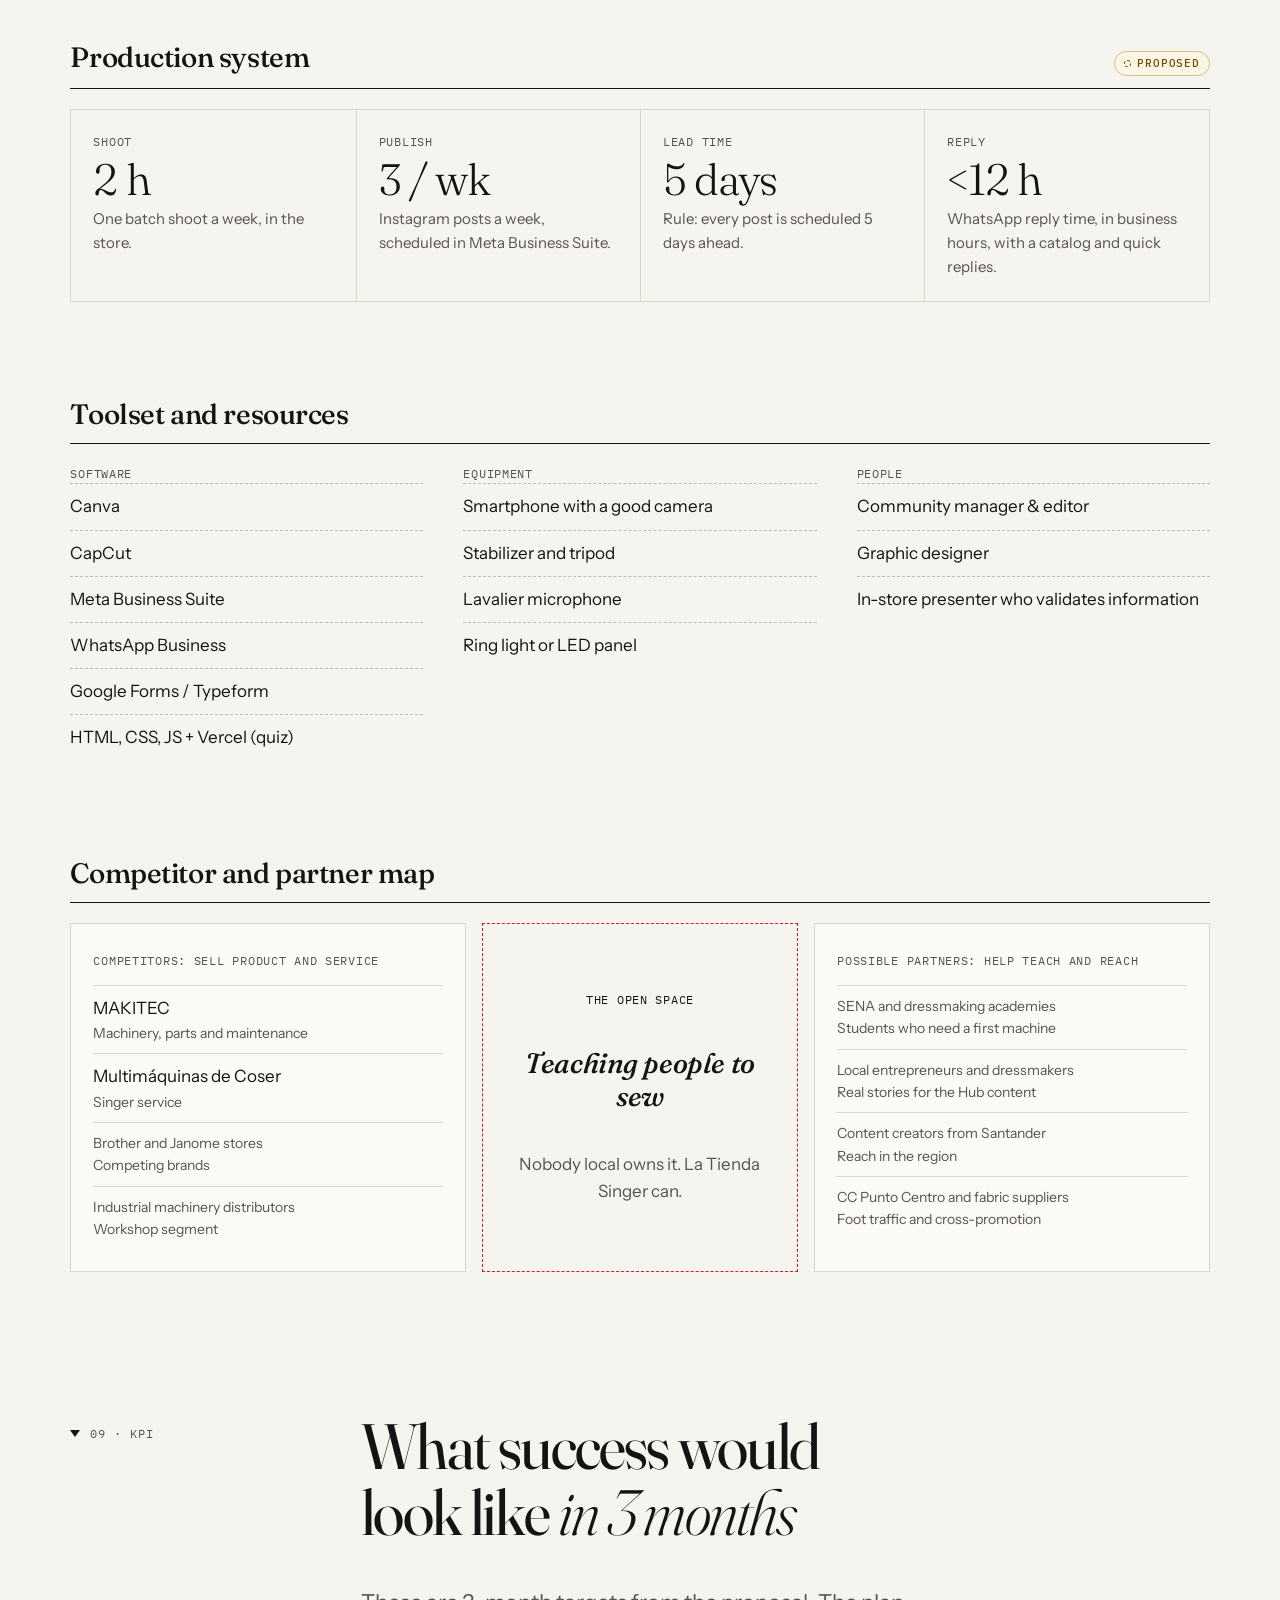
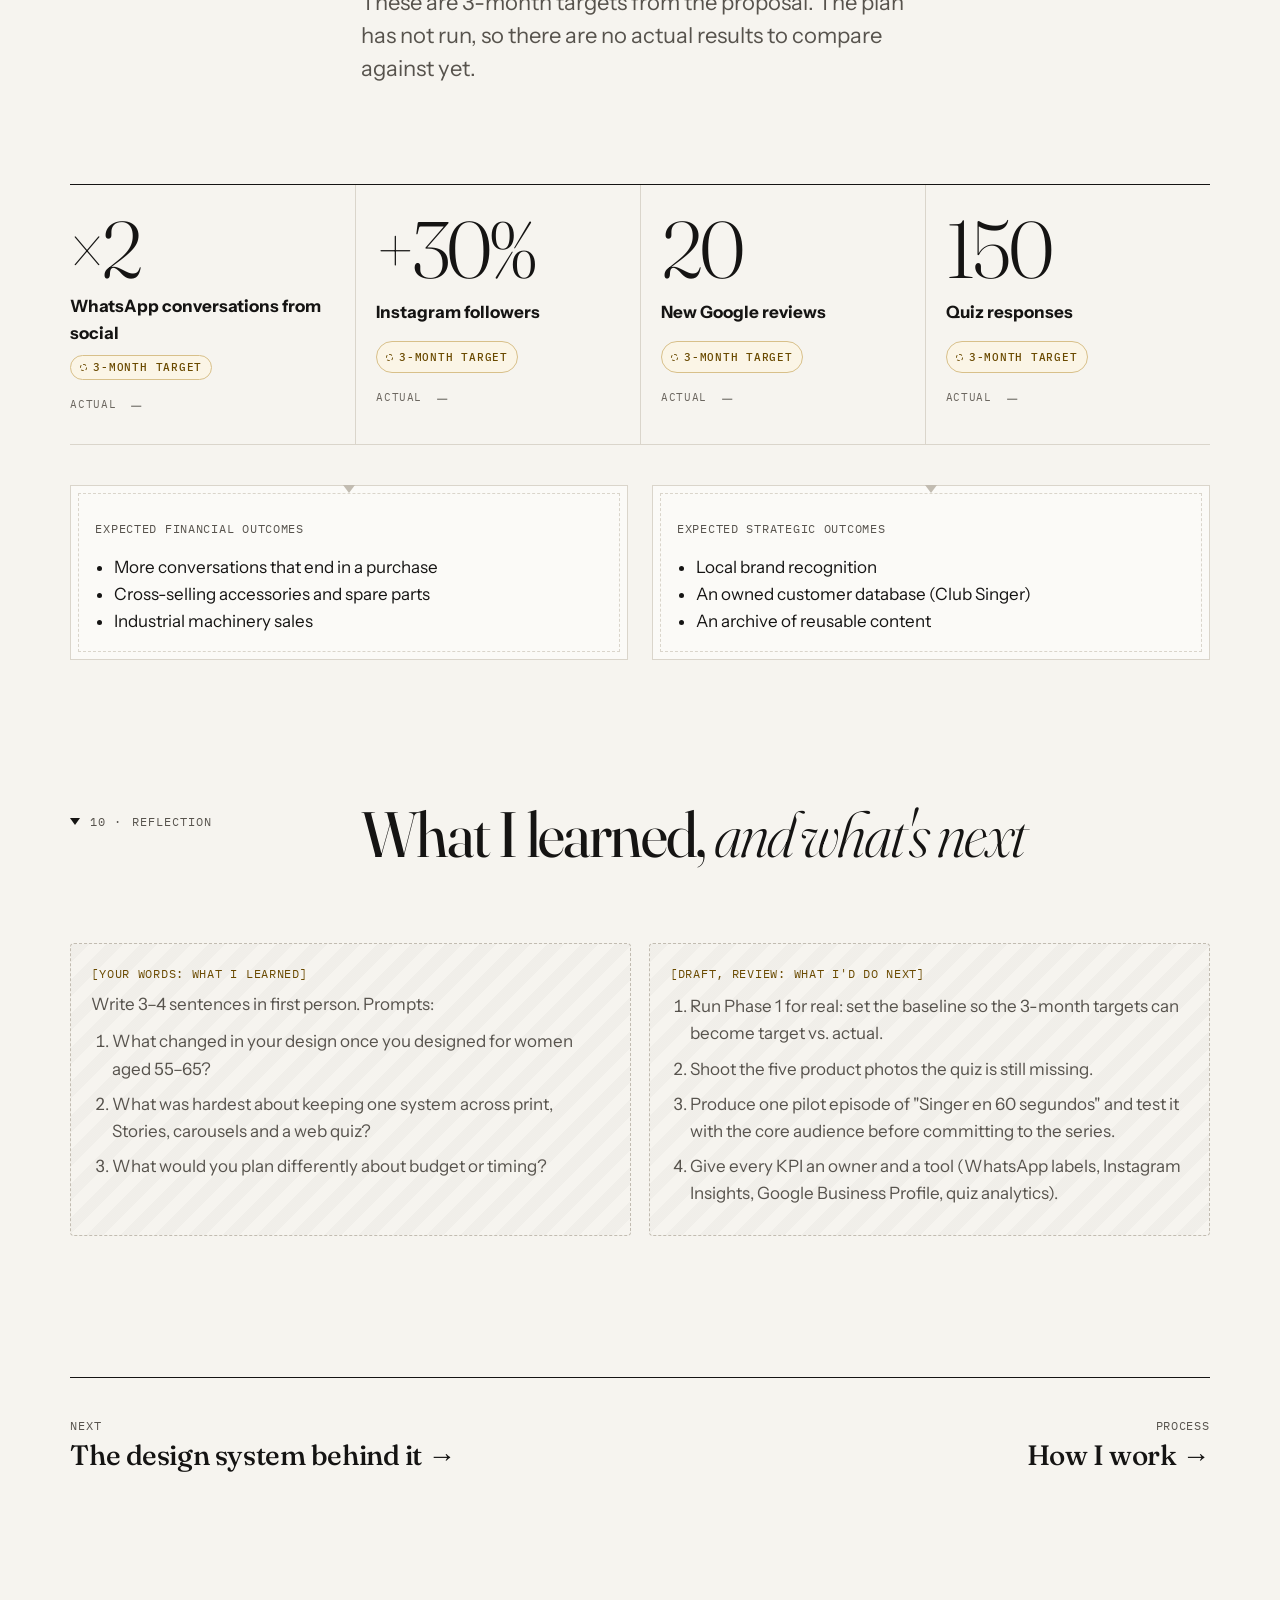
<file: case-singer.html>
<!doctype html>
<html lang="en" data-lang="en" data-en-title="La Tienda Singer · Case study · María Alejandra Quiroga" data-es-title="La Tienda Singer · Caso · María Alejandra Quiroga">
<head>
<meta charset="utf-8">
<meta name="viewport" content="width=device-width, initial-scale=1">
<title>La Tienda Singer · Case study · María Alejandra Quiroga</title>
<meta name="description" content="Case study: strategy and creative proposal for La Tienda Singer Bucaramanga. Research, value proposition, channel ecosystem, produced pieces, plan, budget and 3-month targets.">
<meta property="og:title" content="La Tienda Singer: from point of sale to sewing authority">
<meta property="og:image" content="https://mariaquirogamanrique.github.io/assets/img/singer/carousel-1-1.webp">
<meta name="theme-color" content="#F6F4EF">
<link rel="icon" href="assets/img/favicon.svg" type="image/svg+xml">
<script>try{var l=new URLSearchParams(location.search).get('lang')||localStorage.getItem('lang');if(l==='es')document.documentElement.setAttribute('data-lang','es')}catch(e){}</script>
<link rel="preconnect" href="https://fonts.googleapis.com"><link rel="preconnect" href="https://fonts.gstatic.com" crossorigin>
<link href="https://fonts.googleapis.com/css2?family=Fraunces:ital,opsz,wght,SOFT@0,9..144,300..600,0..100;1,9..144,300..600,0..100&family=IBM+Plex+Mono:wght@400;500&family=Instrument+Sans:wght@400;500;600&display=swap" rel="stylesheet">
<link rel="stylesheet" href="assets/css/site.css">
</head>
<body>
<div class="thread" aria-hidden="true"></div>
<a class="skip" href="#main"><span lang="en">Skip to content</span><span lang="es">Saltar al contenido</span></a>

<header class="site-header">
  <div class="wrap">
    <a class="brand" href="./"><b>María Alejandra Quiroga</b><span>Creative Project Manager</span></a>
    <nav class="nav" aria-label="Main" data-es-aria-label="Principal">
      <ul>
        <li><a href="case-singer.html" aria-current="page"><span lang="en">Case study</span><span lang="es">Caso</span></a></li>
        <li><a href="design-system.html"><span lang="en">Design system</span><span lang="es">Sistema visual</span></a></li>
        <li><a href="how-i-work.html"><span lang="en">How I work</span><span lang="es">Cómo trabajo</span></a></li>
        <li><a href="about.html"><span lang="en">About</span><span lang="es">Sobre mí</span></a></li>
      </ul>
    </nav>
    <div class="lang" role="group" aria-label="Language / Idioma">
      <button type="button" data-set-lang="en" aria-pressed="true">EN</button>
      <button type="button" data-set-lang="es" aria-pressed="false">ES</button>
    </div>
  </div>
</header>

<main id="main">

<!-- ============ INTRO ============ -->
<section class="case-hero wrap">
  <span class="label"><span lang="en">Case study · Retail · Bucaramanga, Colombia</span><span lang="es">Caso · Retail · Bucaramanga, Colombia</span></span>
  <h1 class="display"><span lang="en">From point of sale to <em>sewing authority</em></span><span lang="es">Del punto de venta al <em>referente de costura</em></span></h1>
  <p class="lede" style="max-width:52ch">
    <span lang="en">A digital content strategy for La Tienda Singer, an authorized Singer dealer at CC Punto Centro (@latiendasinger). The idea: stop competing on price and become the place that teaches the city to sew.</span>
    <span lang="es">Una estrategia de contenidos digitales para La Tienda Singer, distribuidor autorizado Singer en el CC Punto Centro (@latiendasinger). La idea: dejar de competir por precio y convertirse en el lugar que le enseña a coser a la ciudad.</span>
  </p>

  <dl class="facts">
    <div><dt><span lang="en">Client</span><span lang="es">Cliente</span></dt><dd>La Tienda Singer Bucaramanga</dd></div>
    <div><dt><span lang="en">Type</span><span lang="es">Tipo</span></dt><dd><span lang="en">Strategy &amp; creative proposal + produced pieces</span><span lang="es">Propuesta estratégica y creativa + piezas producidas</span></dd></div>
    <div><dt><span lang="en">Context</span><span lang="es">Contexto</span></dt><dd><span lang="en">Academic project, 2026</span><span lang="es">Proyecto académico, 2026</span></dd></div>
    <div><dt><span lang="en">Plan horizon</span><span lang="es">Horizonte del plan</span></dt><dd><span lang="en">3 months, 3 phases</span><span lang="es">3 meses, 3 fases</span></dd></div>
  </dl>

  <div class="honesty" role="note">
    <div>
      <strong lang="en">How to read this case.</strong><strong lang="es">Cómo leer este caso.</strong>
      <span lang="en">This was an academic proposal for a real store. The carousels, infographic and quiz were designed and produced. The audio, video series, PDF guide, launch and KPIs were proposed and have not run, so there are no results here, only targets.</span>
      <span lang="es">Fue una propuesta académica para una tienda real. Los carruseles, la infografía y el test se diseñaron y produjeron. El audio, la serie de video, la guía PDF, el lanzamiento y los KPI se propusieron y no se han ejecutado, así que aquí no hay resultados, solo metas.</span>
      <div class="chips"><span class="chip chip--made"><span lang="en">Produced</span><span lang="es">Producido</span></span><span class="chip chip--plan"><span lang="en">Proposed</span><span lang="es">Propuesto</span></span></div>
    </div>
  </div>

  <nav class="toc" aria-label="Case study sections" data-es-aria-label="Secciones del caso">
    <span class="mono muted"><span lang="en">Contents</span><span lang="es">Contenido</span></span>
    <ol>
      <li><a href="#challenge"><span lang="en">The challenge</span><span lang="es">El reto</span></a></li>
      <li><a href="#role"><span lang="en">My role and the team</span><span lang="es">Mi rol y el equipo</span></a></li>
      <li><a href="#audience"><span lang="en">Research and audience</span><span lang="es">Investigación y audiencia</span></a></li>
      <li><a href="#value"><span lang="en">Value proposition</span><span lang="es">Propuesta de valor</span></a></li>
      <li><a href="#framework"><span lang="en">Strategy framework</span><span lang="es">Marco estratégico</span></a></li>
      <li><a href="#channels"><span lang="en">Channel ecosystem</span><span lang="es">Ecosistema de canales</span></a></li>
      <li><a href="#work"><span lang="en">Creative deliverables</span><span lang="es">Piezas creativas</span></a></li>
      <li><a href="#pm"><span lang="en">Project management</span><span lang="es">Gestión del proyecto</span></a></li>
      <li><a href="#kpis"><span lang="en">KPIs: 3-month targets</span><span lang="es">KPI: metas a 3 meses</span></a></li>
      <li><a href="#reflection"><span lang="en">Reflection</span><span lang="es">Reflexión</span></a></li>
    </ol>
  </nav>
</section>

<!-- ============ 01 CHALLENGE ============ -->
<section class="section wrap" id="challenge" aria-labelledby="challenge-t">
  <div class="section__head">
    <span class="label">01 · <span lang="en">The challenge</span><span lang="es">El reto</span></span>
    <h2 class="h2" id="challenge-t"><span lang="en">Everyone sells machines. <em>Nobody teaches.</em></span><span lang="es">Todos venden máquinas. <em>Nadie enseña.</em></span></h2>
  </div>
  <div class="tension">
    <div>
      <span class="mono muted"><span lang="en">The problem</span><span lang="es">El problema</span></span>
      <h3 class="h3"><span lang="en">A traditional store competing on price</span><span lang="es">Una tienda tradicional que compite por precio</span></h3>
      <p lang="en">45 years in Bucaramanga, home and industrial machines in one place, and a 170-year-old brand behind it. Locally, though, competitors sell the same thing: product and price.</p>
      <p lang="es">45 años en Bucaramanga, máquinas domésticas e industriales en un solo lugar y una marca de más de 170 años detrás. Pero en la ciudad la competencia vende lo mismo: producto y precio.</p>
    </div>
    <div>
      <span class="mono"><span lang="en">The opportunity</span><span lang="es">La oportunidad</span></span>
      <h3 class="h3"><span lang="en">The space of teaching people to sew is empty</span><span lang="es">El espacio de enseñar a coser está libre</span></h3>
      <p lang="en">The store already delivers, sets up the machine and gives a personal class. If content teaches before the sale, the store becomes the reference, and WhatsApp conversations follow.</p>
      <p lang="es">La tienda ya entrega, monta la máquina y da una clase personalizada. Si el contenido enseña antes de la venta, la tienda se vuelve el referente, y las conversaciones de WhatsApp llegan solas.</p>
    </div>
  </div>
  <p class="muted" style="margin-top:20px;max-width:70ch">
    <span lang="en">Goal set in the brief: double the WhatsApp conversations that come from social media within 3 months, bring more visits to the store, and focus on the bonus and Christmas season.</span>
    <span lang="es">Objetivo del brief: duplicar en 3 meses las conversaciones de WhatsApp que llegan desde redes, traer más visitas al local y enfocarse en la temporada de primas y Navidad.</span>
  </p>
</section>

<!-- ============ 02 ROLE ============ -->
<section class="section wrap" id="role" aria-labelledby="role-t">
  <div class="section__head">
    <span class="label">02 · <span lang="en">My role and the team</span><span lang="es">Mi rol y el equipo</span></span>
    <h2 class="h2" id="role-t"><span lang="en">What I owned, <em>and who would run it</em></span><span lang="es">Lo que hice yo <em>y quién lo ejecutaría</em></span></h2>
  </div>
  <div class="role">
    <div>
      <h3 class="h4" style="margin-bottom:12px"><span lang="en">What I owned</span><span lang="es">Lo que hice yo</span></h3>
      <ul>
        <li><div class="row"><b><span lang="en">Strategy proposal</span><span lang="es">Propuesta estratégica</span></b><span class="chip chip--made"><span lang="en">Done</span><span lang="es">Hecho</span></span></div>
          <span class="muted"><span lang="en">Segmentation, value proposition, channels, customer relationship, budget, timeline and KPIs (13-slide deck). Individual work.</span><span lang="es">Segmentación, propuesta de valor, canales, relación con clientes, presupuesto, cronograma y KPI (presentación de 13 diapositivas). Trabajo individual.</span></span></li>
        <li><div class="row"><b><span lang="en">Art direction and design</span><span lang="es">Dirección de arte y diseño</span></b><span class="chip chip--made"><span lang="en">Produced</span><span lang="es">Producido</span></span></div>
          <span class="muted"><span lang="en">3 Instagram carousels (15 slides), 1 infographic in print and Story formats.</span><span lang="es">3 carruseles de Instagram (15 diapositivas) y 1 infografía en formato impreso y de historia.</span></span></li>
        <li><div class="row"><b><span lang="en">Interactive product</span><span lang="es">Producto interactivo</span></b><span class="chip chip--made"><span lang="en">Produced</span><span lang="es">Producido</span></span></div>
          <span class="muted"><span lang="en">"¿Qué máquina es para ti?" quiz: preproduction doc, navigation map, wireframes, copy, build and testing.</span><span lang="es">Test "¿Qué máquina es para ti?": documento de preproducción, mapa de navegación, wireframes, textos, desarrollo y pruebas.</span></span></li>
      </ul>
    </div>
    <div>
      <h3 class="h4" style="margin-bottom:12px"><span lang="en">Proposed team to run the plan</span><span lang="es">Equipo propuesto para ejecutar el plan</span></h3>
      <ul>
        <li><div class="row"><b><span lang="en">Community manager &amp; editor</span><span lang="es">Community manager y editor</span></b><span class="chip chip--plan"><span lang="en">Proposed</span><span lang="es">Propuesto</span></span></div>
          <span class="muted"><span lang="en">Publishing, WhatsApp replies, video editing in CapCut.</span><span lang="es">Publicación, respuestas de WhatsApp, edición de video en CapCut.</span></span></li>
        <li><div class="row"><b><span lang="en">Graphic designer</span><span lang="es">Diseñador gráfico</span></b><span class="chip chip--plan"><span lang="en">Proposed</span><span lang="es">Propuesto</span></span></div>
          <span class="muted"><span lang="en">Keeps the templates and system consistent.</span><span lang="es">Mantiene coherentes las plantillas y el sistema.</span></span></li>
        <li><div class="row"><b><span lang="en">In-store presenter</span><span lang="es">Presentadora de la tienda</span></b><span class="chip chip--plan"><span lang="en">Proposed</span><span lang="es">Propuesto</span></span></div>
          <span class="muted"><span lang="en">The brand's face in the video series and the audio, and the person who validates technical information.</span><span lang="es">El rostro de la marca en la serie de video y en el audio, y quien valida la información técnica.</span></span></li>
      </ul>
    </div>
  </div>
</section>

<!-- ============ 03 AUDIENCE ============ -->
<section class="section wrap" id="audience" aria-labelledby="aud-t">
  <div class="section__head">
    <span class="label">03 · <span lang="en">Research and audience</span><span lang="es">Investigación y audiencia</span></span>
    <h2 class="h2" id="aud-t"><span lang="en">Five audiences, <em>one channel: the phone</em></span><span lang="es">Cinco públicos, <em>un mismo canal: el celular</em></span></h2>
    <p class="lede"><span lang="en">Each segment needs a different machine and lives on different platforms. All of them end the conversation in the same place.</span><span lang="es">Cada segmento necesita una máquina distinta y vive en plataformas distintas. Todos terminan la conversación en el mismo lugar.</span></p>
  </div>

  <div class="personas">
    <article class="piece">
      <div class="num"><span class="mono muted"><span lang="en">Segment</span><span lang="es">Segmento</span> 01</span></div>
      <h3 class="h3"><span lang="en">Beginners</span><span lang="es">Principiantes</span></h3>
      <p class="muted" style="margin:0"><span lang="en">Looking for their first machine.</span><span lang="es">Buscan su primera máquina.</span></p>
      <dl>
        <div><dt><span lang="en">Age</span><span lang="es">Edad</span></dt><dd>30–40</dd></div>
        <div><dt><span lang="en">Where they are</span><span lang="es">Dónde están</span></dt><dd class="tags"><span class="tag">Reels</span><span class="tag">TikTok</span><span class="tag">YouTube</span></dd></div>
      </dl>
    </article>
    <article class="piece">
      <div class="num"><span class="mono muted"><span lang="en">Segment</span><span lang="es">Segmento</span> 02</span></div>
      <h3 class="h3"><span lang="en">DIY hobbyists</span><span lang="es">Aficionados DIY</span></h3>
      <p class="muted" style="margin:0"><span lang="en">Sew for fun and customize their clothes.</span><span lang="es">Cosen por hobby y personalizan su ropa.</span></p>
      <dl>
        <div><dt><span lang="en">Where they are</span><span lang="es">Dónde están</span></dt><dd class="tags"><span class="tag">Instagram</span><span class="tag">Pinterest</span></dd></div>
      </dl>
    </article>
    <article class="piece">
      <div class="num"><span class="mono muted"><span lang="en">Segment</span><span lang="es">Segmento</span> 03</span></div>
      <h3 class="h3"><span lang="en">Entrepreneurs</span><span lang="es">Emprendedores</span></h3>
      <p class="muted" style="margin:0"><span lang="en">Make clothing and accessories at home to sell.</span><span lang="es">Producen ropa y accesorios desde casa para vender.</span></p>
      <dl>
        <div><dt><span lang="en">Where they are</span><span lang="es">Dónde están</span></dt><dd class="tags"><span class="tag">WhatsApp</span><span class="tag">Instagram</span></dd></div>
      </dl>
    </article>
    <article class="piece">
      <div class="num"><span class="mono muted"><span lang="en">Segment</span><span lang="es">Segmento</span> 04</span></div>
      <h3 class="h3"><span lang="en">Dressmakers &amp; tailors</span><span lang="es">Modistas y sastres</span></h3>
      <p class="muted" style="margin:0"><span lang="en">Professionals who need specialized machines.</span><span lang="es">Profesionales que buscan máquinas especializadas.</span></p>
      <dl>
        <div><dt><span lang="en">Age</span><span lang="es">Edad</span></dt><dd>50–60</dd></div>
        <div><dt><span lang="en">Where they are</span><span lang="es">Dónde están</span></dt><dd class="tags"><span class="tag">WhatsApp</span><span class="tag">Facebook</span></dd></div>
      </dl>
    </article>
    <article class="piece">
      <div class="num"><span class="mono muted"><span lang="en">Segment</span><span lang="es">Segmento</span> 05</span></div>
      <h3 class="h3"><span lang="en">Workshops &amp; SMEs</span><span lang="es">Talleres y pymes</span></h3>
      <p class="muted" style="margin:0"><span lang="en">Need industrial machinery for production.</span><span lang="es">Necesitan maquinaria industrial para producir.</span></p>
      <dl>
        <div><dt><span lang="en">Where they are</span><span lang="es">Dónde están</span></dt><dd class="tags"><span class="tag">WhatsApp</span><span class="tag"><span lang="en">Phone calls</span><span lang="es">Llamadas</span></span></dd></div>
      </dl>
    </article>
  </div>

  <div class="core">
    <div>
      <span class="mono"><span lang="en">Core audience</span><span lang="es">Núcleo</span></span>
      <p class="big">55–65</p>
      <p><span lang="en">Women in the Bucaramanga metropolitan area. They decide by talking to a person, not by browsing a catalog.</span><span lang="es">Mujeres del área metropolitana de Bucaramanga. Deciden hablando con una persona, no recorriendo un catálogo.</span></p>
    </div>
    <div class="phone-insight">
      <svg width="56" height="92" viewBox="0 0 56 92" aria-hidden="true"><rect x="1.5" y="1.5" width="53" height="89" rx="9" fill="none" stroke="currentColor" stroke-width="1.5"/><rect x="21" y="7" width="14" height="2.5" rx="1.25" fill="currentColor"/><path d="M14 34h28M14 42h20M14 50h24" stroke="currentColor" stroke-width="1.5" stroke-dasharray="4 3"/><circle cx="40" cy="70" r="7" fill="#D7192A"/></svg>
      <p><strong lang="en">The insight: 100% mobile, with WhatsApp as the channel of trust.</strong><strong lang="es">El insight: 100 % móvil, con WhatsApp como canal de confianza.</strong>
        <span lang="en">That's why every piece is designed for a phone screen first, and every call to action opens a chat.</span><span lang="es">Por eso cada pieza se diseña primero para la pantalla del celular, y cada llamado a la acción abre un chat.</span></p>
    </div>
  </div>
</section>

<!-- ============ 04 VALUE ============ -->
<section class="section wrap" id="value" aria-labelledby="value-t">
  <div class="section__head">
    <span class="label">04 · <span lang="en">Value proposition</span><span lang="es">Propuesta de valor</span></span>
    <h2 class="h2" id="value-t"><span lang="en">Your Singer, <em>ready to sew</em></span><span lang="es">Tu máquina Singer, <em>lista para coser</em></span></h2>
  </div>
  <ol class="flow">
    <li><h3 class="h3"><span lang="en">Delivery</span><span lang="es">Entrega</span></h3><p><span lang="en">Pick it up at the store or get it delivered home.</span><span lang="es">En el local o a domicilio.</span></p></li>
    <li><h3 class="h3"><span lang="en">Setup</span><span lang="es">Montaje</span></h3><p><span lang="en">Assembled and working before you touch it.</span><span lang="es">La dejamos armada y funcionando.</span></p></li>
    <li><h3 class="h3"><span lang="en">Personal class</span><span lang="es">Clase personalizada</span></h3><p><span lang="en">Included with the purchase, so you sew from day one.</span><span lang="es">Incluida con la compra: aprendes a usarla desde el primer día.</span></p></li>
    <li><h3 class="h3"><span lang="en">After-sales</span><span lang="es">Posventa</span></h3><p><span lang="en">Support and original spare parts.</span><span lang="es">Soporte y repuestos originales.</span></p></li>
  </ol>
  <div class="contrast-line">
    <div><span class="mono muted"><span lang="en">Competitors sell</span><span lang="es">La competencia vende</span></span><p style="margin:6px 0 0"><s><span lang="en">product + price</span><span lang="es">producto + precio</span></s></p></div>
    <div><span class="mono muted"><span lang="en">La Tienda Singer sells</span><span lang="es">La Tienda Singer vende</span></span><p class="h3" style="margin:6px 0 0"><span lang="en">the machine, ready to use, backed by a brand with 170+ years of history</span><span lang="es">la máquina lista para usar, con el respaldo de una marca de más de 170 años</span></p></div>
  </div>
</section>

<!-- ============ 05 FRAMEWORK ============ -->
<section class="section wrap" id="framework" aria-labelledby="fw-t">
  <div class="section__head">
    <span class="label">05 · <span lang="en">Strategy framework</span><span lang="es">Marco estratégico</span></span>
    <h2 class="h2" id="fw-t"><span lang="en">Two models to plan <em>what to say, and how often</em></span><span lang="es">Dos modelos para planear <em>qué decir y con qué frecuencia</em></span></h2>
  </div>
  <div class="frameworks">
    <div>
      <h3 class="h3"><span lang="en">AIDA: the path of every piece</span><span lang="es">AIDA: el recorrido de cada pieza</span></h3>
      <ol class="funnel">
        <li style="--i:0"><b>A</b><span><strong lang="en">Attention</strong><strong lang="es">Atención</strong> · <span lang="en">visual hooks in the first seconds</span><span lang="es">ganchos visuales en los primeros segundos</span></span></li>
        <li style="--i:1"><b>I</b><span><strong lang="en">Interest</strong><strong lang="es">Interés</strong> · <span lang="en">curious facts about the machines</span><span lang="es">datos curiosos de la maquinaria</span></span></li>
        <li style="--i:2"><b>D</b><span><strong lang="en">Desire</strong><strong lang="es">Deseo</strong> · <span lang="en">professional finishes on a garment</span><span lang="es">acabados profesionales de una prenda</span></span></li>
        <li style="--i:3"><b>A</b><span><strong lang="en">Action</strong><strong lang="es">Acción</strong> · <span lang="en">ask for a quote on WhatsApp</span><span lang="es">cotizar por WhatsApp</span></span></li>
      </ol>
    </div>
    <div>
      <h3 class="h3"><span lang="en">Google's Hero / Hub / Help</span><span lang="es">Las 3H de Google</span></h3>
      <div class="hhh">
        <div><div class="row"><span class="h3">Hero</span><span class="mono muted"><span lang="en">Occasional · high impact</span><span lang="es">Ocasional · alto impacto</span></span></div><div class="bar" style="--w:70px;--g:70px" aria-hidden="true"></div><p><span lang="en">High-impact videos and textile-industry trends.</span><span lang="es">Videos de alto impacto y tendencias del sector textil.</span></p></div>
        <div><div class="row"><span class="h3">Hub</span><span class="mono muted"><span lang="en">Regular</span><span lang="es">Regular</span></span></div><div class="bar" style="--w:22px;--g:14px" aria-hidden="true"></div><p><span lang="en">Local stories, behind the scenes and contests.</span><span lang="es">Historias locales, detrás de cámaras y concursos.</span></p></div>
        <div><div class="row"><span class="h3">Help</span><span class="mono muted"><span lang="en">Always on</span><span lang="es">Siempre activo</span></span></div><div class="bar" style="--w:8px;--g:4px" aria-hidden="true"></div><p><span lang="en">Tutorials: threading, needles and maintenance.</span><span lang="es">Tutoriales de enhebrado, agujas y mantenimiento.</span></p></div>
      </div>
    </div>
  </div>
  <div class="pillars">
    <div><span class="mono muted"><span lang="en">Pillar</span><span lang="es">Pilar</span> 1</span><h3 class="h3"><span lang="en">Solutions &amp; product</span><span lang="es">Soluciones y producto</span></h3><p><span lang="en">Machines, accessories and spare parts.</span><span lang="es">Máquinas, accesorios y repuestos.</span></p></div>
    <div><span class="mono muted"><span lang="en">Pillar</span><span lang="es">Pilar</span> 2</span><h3 class="h3"><span lang="en">Education &amp; tips</span><span lang="es">Educación y tips</span></h3><p><span lang="en">Tricks, correct use and maintenance.</span><span lang="es">Trucos, uso correcto y mantenimiento.</span></p></div>
    <div><span class="mono muted"><span lang="en">Pillar</span><span lang="es">Pilar</span> 3</span><h3 class="h3"><span lang="en">Inspiration &amp; community</span><span lang="es">Inspiración y comunidad</span></h3><p><span lang="en">Curious facts and local stories.</span><span lang="es">Datos curiosos e historias locales.</span></p></div>
  </div>
</section>

<!-- ============ 06 CHANNELS ============ -->
<section class="section wrap" id="channels" aria-labelledby="ch-t">
  <div class="section__head">
    <span class="label">06 · <span lang="en">Channel ecosystem</span><span lang="es">Ecosistema de canales</span></span>
    <h2 class="h2" id="ch-t"><span lang="en">Instagram attracts, <em>WhatsApp closes</em></span><span lang="es">Instagram atrae, <em>WhatsApp cierra</em></span></h2>
    <p class="lede"><span lang="en">Every channel has one job, and every job ends with an invitation to WhatsApp or the store.</span><span lang="es">Cada canal tiene una función, y todas terminan en una invitación a WhatsApp o al local.</span></p>
  </div>

  <div class="eco" role="group" aria-label="Diagram: seven channels lead to WhatsApp Business, which leads to the store" data-es-aria-label="Diagrama: siete canales llevan a WhatsApp Business, que lleva al local">
    <div class="eco__col eco__col--channels">
      <h3 class="mono muted"><span lang="en">Attract</span><span lang="es">Atraer</span></h3>
      <ul class="eco__list">
        <li class="is-lead"><b>Instagram</b><span><span lang="en">Showcase &amp; community · 3 posts/week</span><span lang="es">Vitrina y comunidad · 3 posts/semana</span></span></li>
        <li><b>Facebook</b><span><span lang="en">Reach for the older audience</span><span lang="es">Alcance al público mayor</span></span></li>
        <li><b>TikTok</b><span><span lang="en">New reach with Reels</span><span lang="es">Alcance nuevo con Reels</span></span></li>
        <li><b>Google Business</b><span><span lang="en">Local search &amp; reviews</span><span lang="es">Búsqueda local y reseñas</span></span></li>
        <li><b><span lang="en">Digital press</span><span lang="es">Periodismo digital</span></b><span><span lang="en">Paid article every two months</span><span lang="es">Nota pagada cada dos meses</span></span></li>
        <li><b><span lang="en">Blog</span><span lang="es">Blog web</span></b><span><span lang="en">Two articles a month</span><span lang="es">Dos artículos al mes</span></span></li>
        <li><b><span lang="en">Quiz</span><span lang="es">Test</span> "¿Qué máquina es para ti?"</b><span><span lang="en">Recommends a machine, with a QR code in store</span><span lang="es">Recomienda una máquina; con QR en el local</span></span></li>
      </ul>
    </div>
    <div class="eco__arrow" aria-hidden="true"><svg width="40" height="24" viewBox="0 0 40 24"><path d="M2 12h32" stroke="currentColor" stroke-width="1.5" stroke-dasharray="5 4"/><path d="M28 5l8 7-8 7" fill="none" stroke="currentColor" stroke-width="1.5"/></svg></div>
    <div class="eco__node eco__node--wa">
      <span class="mono"><span lang="en">Converse · daily</span><span lang="es">Conversar · diario</span></span>
      <h3 class="h3">WhatsApp Business</h3>
      <span class="muted"><span lang="en">Human advice and sales</span><span lang="es">Asesoría humana y venta</span></span>
      <ul>
        <li lang="en">Reply in under 12 business hours</li><li lang="es">Respuesta en menos de 12 horas hábiles</li>
        <li lang="en">Catalog, labels and quick replies from week one</li><li lang="es">Catálogo, etiquetas y respuestas rápidas desde la primera semana</li>
        <li lang="en">Close, patient, expert tone</li><li lang="es">Tono cercano, experto y paciente</li>
      </ul>
    </div>
    <div class="eco__arrow" aria-hidden="true"><svg width="40" height="24" viewBox="0 0 40 24"><path d="M2 12h32" stroke="currentColor" stroke-width="1.5" stroke-dasharray="5 4"/><path d="M28 5l8 7-8 7" fill="none" stroke="currentColor" stroke-width="1.5"/></svg></div>
    <div class="eco__close">
      <div class="eco__node">
        <span class="mono muted"><span lang="en">Close</span><span lang="es">Cerrar</span></span>
        <h3 class="h3"><span lang="en">The store</span><span lang="es">El local</span></h3>
        <span class="muted">CC Punto Centro, Local 6</span>
        <span class="muted" style="font-size:.9rem"><span lang="en">Sale → delivery → setup → class</span><span lang="es">Venta → entrega → montaje → clase</span></span>
      </div>
    </div>
  </div>
  <div class="eco__loop">
    <span class="mono muted"><span lang="en">After the sale, the loop back to the channels</span><span lang="es">Después de la venta: el ciclo vuelve a los canales</span></span>
    <ul>
      <li class="tag"><span lang="en">Message 7 days after purchase</span><span lang="es">Mensaje a los 7 días de la compra</span></li>
      <li class="tag"><span lang="en">Invitation to leave a Google review</span><span lang="es">Invitación a dejar reseña en Google</span></li>
      <li class="tag"><span lang="en">Club Singer: tips + monthly perk</span><span lang="es">Club Singer: tips y beneficio mensual</span></li>
      <li class="tag"><span lang="en">Monthly challenge</span><span lang="es">Reto mensual</span> #CoseConSinger</li>
      <li class="tag"><span lang="en">"Martes de Preguntas" (Q&amp;A Tuesdays) in Stories</span><span lang="es">Martes de Preguntas en historias</span></li>
      <li class="tag"><span lang="en">Monthly live "Clínica de costura" (sewing clinic)</span><span lang="es">Live mensual "Clínica de costura"</span></li>
    </ul>
  </div>
</section>

<!-- ============ 07 DELIVERABLES ============ -->
<section class="section wrap" id="work" aria-labelledby="work-t">
  <div class="section__head">
    <span class="label">07 · <span lang="en">Creative deliverables</span><span lang="es">Piezas creativas</span></span>
    <h2 class="h2" id="work-t"><span lang="en">Four formats, <em>one system</em></span><span lang="es">Cuatro formatos, <em>un solo sistema</em></span></h2>
    <p class="lede"><span lang="en">Graphic, audio, audiovisual and interactive. Three are produced; the others are proposed and marked as such.</span><span lang="es">Gráfico, sonoro, audiovisual e interactivo. Tres están producidos; los demás son propuestas y así se indican.</span></p>
  </div>

  <!-- Graphic: carousels -->
  <div class="gallery-group">
    <div class="gallery-group__head">
      <div>
        <div class="row"><span class="mono muted"><span lang="en">Graphic</span><span lang="es">Gráfico</span></span><span class="chip chip--made"><span lang="en">Produced</span><span lang="es">Producido</span></span></div>
        <h3 class="h3" style="margin-top:10px"><span lang="en">Three Instagram carousels</span><span lang="es">Tres carruseles de Instagram</span></h3>
        <p class="muted" style="margin:6px 0 0">1080 × 1350 px · 5 <span lang="en">slides each</span><span lang="es">diapositivas cada uno</span></p>
      </div>
      <div class="decision">
        <span class="mono"><span lang="en">Design decision</span><span lang="es">Decisión de diseño</span></span>
        <ul>
          <li lang="en"><b>A red cover, then cream inside.</b> The cover has to stop the scroll; the inner slides have to be easy to read for a 55–65 audience.</li>
          <li lang="es"><b>Portada roja, interior crema.</b> La portada tiene que detener el scroll; el interior tiene que leerse fácil para un público de 55 a 65 años.</li>
          <li lang="en"><b>One italic serif word or phrase per headline</b> ("entregamos", "contigo") carries the emotion; Poppins carries the information.</li>
          <li lang="es"><b>Una palabra o frase en serif itálica por titular</b> ("entregamos", "contigo") lleva la emoción; Poppins lleva la información.</li>
          <li lang="en"><b>The step tracker repeats on every slide,</b> so nobody loses their place mid-swipe.</li>
          <li lang="es"><b>El indicador de pasos se repite en cada diapositiva,</b> para que nadie se pierda a mitad del deslizamiento.</li>
          <li lang="en"><b>4:5 format</b> takes the most space a feed allows. The handle on every slide survives screenshots and forwards.</li>
          <li lang="es"><b>Formato 4:5,</b> el máximo espacio que permite el feed. La cuenta en cada diapositiva sobrevive a capturas y reenvíos.</li>
        </ul>
      </div>
    </div>

    <div class="carousel">
      <div class="carousel__title"><h4 class="h4">1 · <span lang="en">"Tu máquina, lista para coser" (Your machine, ready to sew)</span><span lang="es">"Tu máquina, lista para coser"</span></h4><span class="strip-hint"><span lang="en">Swipe or use arrow keys →</span><span lang="es">Desliza o usa las flechas →</span></span></div>
      <div class="strip" tabindex="0" role="region" aria-label="Carousel 1, 5 slides" data-es-aria-label="Carrusel 1, 5 diapositivas">
        <img src="assets/img/singer/carousel-1-1-sm.webp" srcset="assets/img/singer/carousel-1-1-sm.webp 540w, assets/img/singer/carousel-1-1.webp 1080w" sizes="300px" width="540" height="675" loading="lazy" decoding="async" class="shot" alt="Slide 1, cover: red background, pill 'Nuestro servicio', headline 'Tu máquina, lista para coser' with the last words in italic serif, and a 'Desliza' button." data-es-alt="Diapositiva 1, portada: fondo rojo, etiqueta 'Nuestro servicio', titular 'Tu máquina, lista para coser' con las últimas palabras en serif itálica y botón 'Desliza'.">
        <img src="assets/img/singer/carousel-1-2-sm.webp" srcset="assets/img/singer/carousel-1-2-sm.webp 540w, assets/img/singer/carousel-1-2.webp 1080w" sizes="300px" width="540" height="675" loading="lazy" decoding="async" class="shot" alt="Slide 2: red truck icon badge numbered 1, 'Te la entregamos', delivery at the store or at home, and a four-step tracker with step 1 active." data-es-alt="Diapositiva 2: ícono de camión numerado 1, 'Te la entregamos', entrega en el local o a domicilio, e indicador de cuatro pasos con el paso 1 activo.">
        <img src="assets/img/singer/carousel-1-3-sm.webp" srcset="assets/img/singer/carousel-1-3-sm.webp 540w, assets/img/singer/carousel-1-3.webp 1080w" sizes="300px" width="540" height="675" loading="lazy" decoding="async" class="shot" alt="Slide 3: wrench icon numbered 2, 'La dejamos montada', the store assembles the machine ready to use." data-es-alt="Diapositiva 3: ícono de llave numerado 2, 'La dejamos montada': la tienda arma la máquina lista para usar.">
        <img src="assets/img/singer/carousel-1-4-sm.webp" srcset="assets/img/singer/carousel-1-4-sm.webp 540w, assets/img/singer/carousel-1-4.webp 1080w" sizes="300px" width="540" height="675" loading="lazy" decoding="async" class="shot" alt="Slide 4: graduation cap icon numbered 3, 'Te enseñamos a usarla', a personal class included with the purchase." data-es-alt="Diapositiva 4: ícono de birrete numerado 3, 'Te enseñamos a usarla': clase personalizada incluida con la compra.">
        <img src="assets/img/singer/carousel-1-5-sm.webp" srcset="assets/img/singer/carousel-1-5-sm.webp 540w, assets/img/singer/carousel-1-5.webp 1080w" sizes="300px" width="540" height="675" loading="lazy" decoding="async" class="shot" alt="Slide 5: heart icon numbered 4, 'Seguimos contigo', after-sales and original parts, and a callout with the WhatsApp number." data-es-alt="Diapositiva 5: ícono de corazón numerado 4, 'Seguimos contigo': posventa y repuestos originales, con recuadro del número de WhatsApp.">
      </div>
    </div>
    <div class="carousel">
      <div class="carousel__title"><h4 class="h4">2 · <span lang="en">"Tu clase personalizada" (Your personal class)</span><span lang="es">"Tu clase personalizada"</span></h4></div>
      <div class="strip" tabindex="0" role="region" aria-label="Carousel 2, 5 slides" data-es-aria-label="Carrusel 2, 5 diapositivas">
        <img src="assets/img/singer/carousel-2-1-sm.webp" srcset="assets/img/singer/carousel-2-1-sm.webp 540w, assets/img/singer/carousel-2-1.webp 1080w" sizes="300px" width="540" height="675" loading="lazy" decoding="async" class="shot" alt="Cover: red background, 'Tu clase personalizada', included with your Singer machine, something other stores don't offer." data-es-alt="Portada: fondo rojo, 'Tu clase personalizada', incluida con tu máquina Singer, algo que no te dan en otras tiendas.">
        <img src="assets/img/singer/carousel-2-2-sm.webp" srcset="assets/img/singer/carousel-2-2-sm.webp 540w, assets/img/singer/carousel-2-2.webp 1080w" sizes="300px" width="540" height="675" loading="lazy" decoding="async" class="shot" alt="Slide 2, cards template: 'Lo primero, sin enredos', two cards on threading the machine and loading the bobbin." data-es-alt="Diapositiva 2, plantilla de tarjetas: 'Lo primero, sin enredos', dos tarjetas sobre enhebrar la máquina y poner la bobina.">
        <img src="assets/img/singer/carousel-2-3-sm.webp" srcset="assets/img/singer/carousel-2-3-sm.webp 540w, assets/img/singer/carousel-2-3.webp 1080w" sizes="300px" width="540" height="675" loading="lazy" decoding="async" class="shot" alt="Slide 3: 'A coser con confianza', cards on basic stitches and machine care." data-es-alt="Diapositiva 3: 'A coser con confianza', tarjetas sobre puntadas básicas y cuidados de la máquina.">
        <img src="assets/img/singer/carousel-2-4-sm.webp" srcset="assets/img/singer/carousel-2-4-sm.webp 540w, assets/img/singer/carousel-2-4.webp 1080w" sizes="300px" width="540" height="675" loading="lazy" decoding="async" class="shot" alt="Slide 4, compare template: 'No solo te vendemos la máquina'. A grey column for other stores (machine, price) next to a red column for La Tienda Singer (delivery, setup, class, after-sales)." data-es-alt="Diapositiva 4, plantilla comparativa: 'No solo te vendemos la máquina'. Columna gris de otras tiendas (máquina, precio) junto a columna roja de La Tienda Singer (entrega, montaje, clase, posventa).">
        <img src="assets/img/singer/carousel-2-5-sm.webp" srcset="assets/img/singer/carousel-2-5-sm.webp 540w, assets/img/singer/carousel-2-5.webp 1080w" sizes="300px" width="540" height="675" loading="lazy" decoding="async" class="shot" alt="Slide 5, dark CTA template: 'Tu primera puntada, acompañada', WhatsApp numbers, address and Instagram handle." data-es-alt="Diapositiva 5, plantilla de cierre oscura: 'Tu primera puntada, acompañada', números de WhatsApp, dirección y cuenta de Instagram.">
      </div>
    </div>
    <div class="carousel">
      <div class="carousel__title"><h4 class="h4">3 · <span lang="en">"Después de la compra, seguimos contigo" (After the sale, we're still with you)</span><span lang="es">"Después de la compra, seguimos contigo"</span></h4></div>
      <div class="strip" tabindex="0" role="region" aria-label="Carousel 3, 5 slides" data-es-aria-label="Carrusel 3, 5 diapositivas">
        <img src="assets/img/singer/carousel-3-1-sm.webp" srcset="assets/img/singer/carousel-3-1-sm.webp 540w, assets/img/singer/carousel-3-1.webp 1080w" sizes="300px" width="540" height="675" loading="lazy" decoding="async" class="shot" alt="Cover: red background, 'Después de la compra, seguimos contigo', backed in Bucaramanga for 45 years." data-es-alt="Portada: fondo rojo, 'Después de la compra, seguimos contigo', con respaldo en Bucaramanga desde hace 45 años.">
        <img src="assets/img/singer/carousel-3-2-sm.webp" srcset="assets/img/singer/carousel-3-2-sm.webp 540w, assets/img/singer/carousel-3-2.webp 1080w" sizes="300px" width="540" height="675" loading="lazy" decoding="async" class="shot" alt="Slide 2: chat icon, '¿Dudas con tu máquina?', a real person answers on WhatsApp." data-es-alt="Diapositiva 2: ícono de chat, '¿Dudas con tu máquina?': por WhatsApp te atiende una persona.">
        <img src="assets/img/singer/carousel-3-3-sm.webp" srcset="assets/img/singer/carousel-3-3-sm.webp 540w, assets/img/singer/carousel-3-3.webp 1080w" sizes="300px" width="540" height="675" loading="lazy" decoding="async" class="shot" alt="Slide 3, grid template: four tiles for needles, presser feet, bobbins and threads, plus a note about original Singer parts." data-es-alt="Diapositiva 3, plantilla de cuadrícula: cuatro mosaicos de agujas, prensatelas, bobinas e hilos, y una nota sobre repuestos originales Singer.">
        <img src="assets/img/singer/carousel-3-4-sm.webp" srcset="assets/img/singer/carousel-3-4-sm.webp 540w, assets/img/singer/carousel-3-4.webp 1080w" sizes="300px" width="540" height="675" loading="lazy" decoding="async" class="shot" alt="Slide 4: shield icon, 'Hechos para tu máquina', why original parts matter from an authorized dealer." data-es-alt="Diapositiva 4: ícono de escudo, 'Hechos para tu máquina': por qué importan los repuestos originales de un distribuidor autorizado.">
        <img src="assets/img/singer/carousel-3-5-sm.webp" srcset="assets/img/singer/carousel-3-5-sm.webp 540w, assets/img/singer/carousel-3-5.webp 1080w" sizes="300px" width="540" height="675" loading="lazy" decoding="async" class="shot" alt="Slide 5, dark CTA: 'Escríbenos, te acompañamos', WhatsApp numbers and address." data-es-alt="Diapositiva 5, cierre oscuro: 'Escríbenos, te acompañamos', números de WhatsApp y dirección.">
      </div>
    </div>
  </div>

  <!-- Graphic: infographic -->
  <div class="gallery-group">
    <div class="gallery-group__head">
      <div>
        <div class="row"><span class="mono muted"><span lang="en">Graphic</span><span lang="es">Gráfico</span></span><span class="chip chip--made"><span lang="en">Produced</span><span lang="es">Producido</span></span></div>
        <h3 class="h3" style="margin-top:10px"><span lang="en">"La Tienda Singer en un vistazo" infographic</span><span lang="es">Infografía "La Tienda Singer en un vistazo"</span></h3>
        <p class="muted" style="margin:6px 0 0"><span lang="en">Half-letter print, 300 dpi · WhatsApp Story 1080 × 1920</span><span lang="es">Media carta impresa, 300 dpi · Historia de WhatsApp 1080 × 1920</span></p>
      </div>
      <div class="decision">
        <span class="mono"><span lang="en">Design decision</span><span lang="es">Decisión de diseño</span></span>
        <ul>
          <li lang="en"><b>One layout, two formats.</b> All sizes come from a single unit (1/100 of the width), so the same file prints at the counter and posts as a Story.</li>
          <li lang="es"><b>Un diseño, dos formatos.</b> Todas las medidas salen de una sola unidad (1/100 del ancho), así el mismo archivo se imprime para el mostrador y se publica como historia.</li>
          <li lang="en"><b>The "45 years" badge sits at eye level</b>: trust before product.</li>
          <li lang="es"><b>El sello de "45 años" va a la altura de la vista</b>: primero la confianza, después el producto.</li>
          <li lang="en"><b>A dark footer and a QR code</b> turn a paper flyer into a way into Instagram and WhatsApp.</li>
          <li lang="es"><b>Pie oscuro y código QR</b>: el volante en papel se vuelve una entrada a Instagram y WhatsApp.</li>
        </ul>
      </div>
    </div>
    <div class="formats">
      <figure>
        <img src="assets/img/singer/infographic-print-sm.webp" srcset="assets/img/singer/infographic-print-sm.webp 700w, assets/img/singer/infographic-print.webp 1400w" sizes="(min-width: 700px) 50vw, 90vw" width="700" height="1080" loading="lazy" decoding="async" class="shot"
          alt="Print version of the infographic: red header 'La Tienda Singer en un vistazo', 45-year badge, four product cards, four purchase steps and a black contact footer with QR."
          data-es-alt="Versión impresa de la infografía: cabecera roja 'La Tienda Singer en un vistazo', sello de 45 años, cuatro tarjetas de producto, cuatro pasos de compra y pie negro de contacto con QR.">
        <figcaption><span lang="en">Print · half-letter (14 × 21.6 cm)</span><span lang="es">Impreso · media carta (14 × 21,6 cm)</span></figcaption>
      </figure>
      <figure>
        <img src="assets/img/singer/infographic-story-sm.webp" srcset="assets/img/singer/infographic-story-sm.webp 540w, assets/img/singer/infographic-story.webp 1080w" sizes="(min-width: 700px) 30vw, 90vw" width="540" height="960" loading="lazy" decoding="async" class="shot"
          alt="Story version of the same infographic in a tall 9:16 format, with extra top and bottom margins for the WhatsApp interface."
          data-es-alt="Versión historia de la misma infografía en formato vertical 9:16, con márgenes extra arriba y abajo para la interfaz de WhatsApp.">
        <figcaption><span lang="en">WhatsApp Story · 9:16</span><span lang="es">Historia de WhatsApp · 9:16</span></figcaption>
      </figure>
    </div>
  </div>

  <!-- Interactive: quiz -->
  <div class="gallery-group">
    <div class="gallery-group__head">
      <div>
        <div class="row"><span class="mono muted"><span lang="en">Interactive</span><span lang="es">Interactivo</span></span><span class="chip chip--made"><span lang="en">Produced · live prototype</span><span lang="es">Producido · prototipo en línea</span></span></div>
        <h3 class="h3" style="margin-top:10px"><span lang="en">Quiz "¿Qué máquina es para ti?" (Which machine is right for you?)</span><span lang="es">Test "¿Qué máquina es para ti?"</span></h3>
        <p class="muted" style="margin:6px 0 12px"><span lang="en">6 questions → 1 of 5 recommendations → quote on WhatsApp</span><span lang="es">6 preguntas → 1 de 5 recomendaciones → cotizar por WhatsApp</span></p>
        <a class="arrow-link" href="https://test-latiendasinger.vercel.app" target="_blank" rel="noopener"><span lang="en">Open the live prototype</span><span lang="es">Abrir el prototipo</span><span class="sr-only"> (<span lang="en">opens in a new tab</span><span lang="es">abre en otra pestaña</span>)</span></a>
      </div>
      <div class="decision">
        <span class="mono"><span lang="en">Design decision</span><span lang="es">Decisión de diseño</span></span>
        <ul>
          <li lang="en"><b>Built for the core audience:</b> 18 px base text, 48 px+ touch targets, visible focus, full keyboard support and reduced motion when the phone asks for it.</li>
          <li lang="es"><b>Hecho para el público núcleo:</b> texto base de 18 px, botones de 48 px o más, foco visible, navegación completa con teclado y menos movimiento si el teléfono lo pide.</li>
          <li lang="en"><b>The quiz doesn't sell; it ends in a chat.</b> The result fills in a WhatsApp message with the recommended machine, so the advisor starts with context.</li>
          <li lang="es"><b>El test no vende: termina en un chat.</b> El resultado escribe un mensaje de WhatsApp con la máquina recomendada, así la asesora empieza con contexto.</li>
          <li lang="en"><b>A shareable Story image</b> of each result turns customers into reach.</li>
          <li lang="es"><b>Una imagen de historia para compartir</b> cada resultado convierte a los clientes en alcance.</li>
          <li lang="en"><b>Tested:</b> the recommendation logic was checked against all 972 answer combinations.</li>
          <li lang="es"><b>Probado:</b> la lógica de recomendación se verificó con las 972 combinaciones de respuestas.</li>
        </ul>
      </div>
    </div>
    <div class="strip strip--phone" tabindex="0" role="region" aria-label="Quiz screens" data-es-aria-label="Pantallas del test">
      <figure><img src="assets/img/singer/quiz-hero-sm.webp" srcset="assets/img/singer/quiz-hero-sm.webp 375w, assets/img/singer/quiz-hero.webp 750w" sizes="230px" width="375" height="812" loading="lazy" decoding="async" class="shot" alt="Quiz home screen on a phone: title, 'Start the quiz' button and the four service benefits." data-es-alt="Pantalla de inicio del test en celular: título, botón 'Empezar el test' y los cuatro beneficios del servicio."><figcaption><span lang="en">Home</span><span lang="es">Inicio</span></figcaption></figure>
      <figure><img src="assets/img/singer/quiz-pregunta-sm.webp" srcset="assets/img/singer/quiz-pregunta-sm.webp 375w, assets/img/singer/quiz-pregunta.webp 750w" sizes="230px" width="375" height="812" loading="lazy" decoding="async" class="shot" alt="Question screen: progress bar, back button and large answer options with icons." data-es-alt="Pantalla de pregunta: barra de progreso, botón atrás y opciones grandes con íconos."><figcaption><span lang="en">Question</span><span lang="es">Pregunta</span></figcaption></figure>
      <figure><img src="assets/img/singer/quiz-resultado-sm.webp" srcset="assets/img/singer/quiz-resultado-sm.webp 375w, assets/img/singer/quiz-resultado.webp 750w" sizes="230px" width="375" height="812" loading="lazy" decoding="async" class="shot" alt="Result screen 'Emprendedora en casa': recommended combo, a dashed 'photo pending' box and 'from' prices." data-es-alt="Pantalla de resultado 'Emprendedora en casa': combo recomendado, recuadro punteado de 'foto pendiente' y precios 'desde'."><figcaption><span lang="en">Result (product photo pending)</span><span lang="es">Resultado (foto de producto pendiente)</span></figcaption></figure>
      <figure><img src="assets/img/singer/quiz-club-sm.webp" srcset="assets/img/singer/quiz-club-sm.webp 375w, assets/img/singer/quiz-club.webp 750w" sizes="230px" width="375" height="812" loading="lazy" decoding="async" class="shot" alt="Club Singer sign-up form with name, phone and data-consent checkbox." data-es-alt="Formulario del Club Singer con nombre, celular y casilla de autorización de datos."><figcaption>Club Singer</figcaption></figure>
      <figure><img src="assets/img/singer/quiz-detras-sm.webp" srcset="assets/img/singer/quiz-detras-sm.webp 375w, assets/img/singer/quiz-detras.webp 750w" sizes="230px" width="375" height="812" loading="lazy" decoding="async" class="shot" alt="'Behind this medium' screen explaining objective, audience and tools, with a PDF download." data-es-alt="Pantalla 'Detrás de este medio' con objetivo, público y herramientas, y descarga del PDF."><figcaption><span lang="en">Behind the medium</span><span lang="es">Detrás del medio</span></figcaption></figure>
    </div>
  </div>

  <!-- Proposed pieces -->
  <div class="gallery-group">
    <div class="gallery-group__head">
      <div>
        <div class="row"><span class="mono muted"><span lang="en">Graphic · Audio · Audiovisual</span><span lang="es">Gráfico · Sonoro · Audiovisual</span></span><span class="chip chip--plan"><span lang="en">Proposed, not produced</span><span lang="es">Propuesto, no producido</span></span></div>
        <h3 class="h3" style="margin-top:10px"><span lang="en">Pieces in the plan</span><span lang="es">Piezas del plan</span></h3>
      </div>
      <p class="muted" style="margin:0;max-width:60ch"><span lang="en">The strategy proposes these to complete the four formats. They were planned around the same team: one presenter from the store as the brand's face, shot in the store during the weekly 2-hour session.</span><span lang="es">La estrategia las propone para completar los cuatro formatos. Se planearon con el mismo equipo: una presentadora de la tienda como rostro de marca, grabando en el local durante la jornada semanal de 2 horas.</span></p>
    </div>
    <div class="planned">
      <div class="ph">
        <span class="mono"><span lang="en">Graphic · proposed</span><span lang="es">Gráfico · propuesto</span></span>
        <h4 class="h3"><span lang="en">Fichas Singer + PDF guide (product sheets)</span><span lang="es">Fichas Singer + guía PDF</span></h4>
        <p><span lang="en">Product sheets and a downloadable guide. The guide is budgeted in the initial investment.</span><span lang="es">Fichas de producto y una guía descargable. La guía está en la inversión inicial.</span></p>
        <p class="ph-inline">[ADD: design or sketches if they exist]</p>
      </div>
      <div class="ph">
        <span class="mono"><span lang="en">Audio · proposed</span><span lang="es">Sonoro · propuesto</span></span>
        <h4 class="h3">Cápsula "Hilo y Aguja" <span lang="en">(Thread &amp; Needle)</span></h4>
        <svg class="wave" viewBox="0 0 300 44" preserveAspectRatio="none" aria-hidden="true"><path d="M0 22h300" stroke="currentColor" stroke-dasharray="3 5"/><g stroke="currentColor" stroke-width="2" stroke-linecap="round"><path d="M20 16v12M32 10v24M44 18v8M56 6v32M68 14v16M80 19v6M92 8v28M104 15v14M116 20v4M128 12v20"/></g></svg>
        <p><span lang="en">A short audio capsule presented by the store's own voice.</span><span lang="es">Una cápsula de audio corta con la voz de la tienda.</span></p>
        <p class="ph-inline">[ADD: script or pilot if one exists]</p>
      </div>
      <div class="ph">
        <span class="mono"><span lang="en">Audiovisual · proposed</span><span lang="es">Audiovisual · propuesto</span></span>
        <h4 class="h3">"Singer en 60 segundos" <span lang="en">(Singer in 60 seconds)</span></h4>
        <p><span lang="en">A video series for Reels and TikTok. It's the Hero/Help content of the plan: hooks in the first seconds, one tip per episode.</span><span lang="es">Serie de video para Reels y TikTok. Es el contenido Hero/Help del plan: gancho en los primeros segundos, un tip por episodio.</span></p>
        <p class="ph-inline">[ADD: storyboard, script or pilot (embed or compressed MP4)]</p>
      </div>
    </div>
  </div>
</section>

<!-- ============ 08 PM ============ -->
<section class="section wrap" id="pm" aria-labelledby="pm-t">
  <div class="section__head">
    <span class="label">08 · <span lang="en">Project management</span><span lang="es">Gestión del proyecto</span></span>
    <h2 class="h2" id="pm-t"><span lang="en">Produce in batches, <em>reply fast</em></span><span lang="es">Producir en bloque, <em>responder rápido</em></span></h2>
    <p class="lede"><span lang="en">A plan a small store can sustain: a light team, the store as the set, and one weekly rhythm.</span><span lang="es">Un plan que una tienda pequeña puede sostener: equipo liviano, el local como set y un ritmo semanal.</span></p>
  </div>

  <h3 class="mono muted" style="margin-bottom:14px"><span lang="en">Timeline · proposed</span><span lang="es">Cronograma · propuesto</span></h3>
  <div class="scale" aria-hidden="true"><span><span lang="en">Day</span><span lang="es">Día</span> 0</span><span><span lang="en">Day</span><span lang="es">Día</span> 15</span><span><span lang="en">~Day</span><span lang="es">~Día</span> 60 →</span></div>
  <div class="timeline">
    <div class="phase">
      <div class="row"><span class="mono muted"><span lang="en">Phase</span><span lang="es">Fase</span> 1 · <span lang="en">first 15 days</span><span lang="es">primeros 15 días</span></span></div>
      <h4 class="h3"><span lang="en">Setup</span><span lang="es">Alistamiento</span></h4>
      <ul><li lang="en">WhatsApp Business and Google profile</li><li lang="es">WhatsApp Business y perfil de Google</li><li lang="en">Baseline metrics</li><li lang="es">Línea base de métricas</li><li lang="en">PDF guide and quiz</li><li lang="es">Guía PDF y test</li></ul>
    </div>
    <div class="phase">
      <div class="row"><span class="mono muted"><span lang="en">Phase</span><span lang="es">Fase</span> 2 · <span lang="en">6 weeks</span><span lang="es">mes y medio</span></span></div>
      <h4 class="h3"><span lang="en">Launch</span><span lang="es">Lanzamiento</span></h4>
      <ul><li lang="en">Video series and audio</li><li lang="es">Serie en video y audio</li><li lang="en">Quiz goes live</li><li lang="es">Salida del test</li><li lang="en">First #CoseConSinger challenge</li><li lang="es">Primer reto #CoseConSinger</li></ul>
    </div>
    <div class="phase phase--3">
      <div class="row"><span class="mono muted"><span lang="en">Phase</span><span lang="es">Fase</span> 3 · <span lang="en">ongoing</span><span lang="es">continuo</span></span></div>
      <h4 class="h3"><span lang="en">Season</span><span lang="es">Temporada</span></h4>
      <ul><li lang="en">"Regala una Singer" (Give a Singer) campaign</li><li lang="es">Campaña "Regala una Singer"</li><li lang="en">Customer stories</li><li lang="es">Historias de clientes</li><li lang="en">More paid media for the bonus and Christmas season</li><li lang="es">Refuerzo de pauta en primas y Navidad</li></ul>
    </div>
  </div>

  <div class="subhead"><h3 class="h3"><span lang="en">Budget</span><span lang="es">Presupuesto</span></h3><span class="chip chip--plan"><span lang="en">Proposed</span><span lang="es">Propuesto</span></span></div>
  <div class="money">
    <div class="piece">
      <span class="mono muted"><span lang="en">Monthly</span><span lang="es">Mensual</span></span>
      <p class="big">$2.9M<small>COP</small></p>
      <p><span lang="en">Team, design, video, audio, paid media and prizes.</span><span lang="es">Equipo, diseño, video, audio, pauta y premios.</span></p>
    </div>
    <div class="piece">
      <span class="mono muted"><span lang="en">Initial investment</span><span lang="es">Inversión inicial</span></span>
      <p class="big">$820K<small>COP</small></p>
      <p><span lang="en">Stabilizer, lavalier mic, lighting and the PDF guide.</span><span lang="es">Estabilizador, micrófono, luz y guía PDF.</span></p>
    </div>
    <div class="piece">
      <span class="mono muted"><span lang="en">3-month total</span><span lang="es">Total a 3 meses</span></span>
      <p class="big">$9.52M<small>COP</small></p>
      <p><span lang="en">3 × 2.9M + 820K. Calculated from the two figures above.</span><span lang="es">3 × 2,9 M + 820 K. Calculado a partir de las dos cifras anteriores.</span></p>
    </div>
  </div>

  <div class="subhead"><h3 class="h3"><span lang="en">Production system</span><span lang="es">Sistema de producción</span></h3><span class="chip chip--plan"><span lang="en">Proposed</span><span lang="es">Propuesto</span></span></div>
  <div class="rhythm">
    <div><span class="mono muted"><span lang="en">Shoot</span><span lang="es">Grabar</span></span><span class="big">2 h</span><p><span lang="en">One batch shoot a week, in the store.</span><span lang="es">Una jornada de grabación semanal en el local.</span></p></div>
    <div><span class="mono muted"><span lang="en">Publish</span><span lang="es">Publicar</span></span><span class="big">3 / <span lang="en">wk</span><span lang="es">sem</span></span><p><span lang="en">Instagram posts a week, scheduled in Meta Business Suite.</span><span lang="es">Publicaciones semanales, programadas en Meta Business Suite.</span></p></div>
    <div><span class="mono muted"><span lang="en">Lead time</span><span lang="es">Anticipación</span></span><span class="big">5 <span lang="en">days</span><span lang="es">días</span></span><p><span lang="en">Rule: every post is scheduled 5 days ahead.</span><span lang="es">Regla: cada publicación se programa con 5 días de anticipación.</span></p></div>
    <div><span class="mono muted"><span lang="en">Reply</span><span lang="es">Responder</span></span><span class="big">&lt;12 h</span><p><span lang="en">WhatsApp reply time, in business hours, with a catalog and quick replies.</span><span lang="es">Respuesta en WhatsApp en horas hábiles, con catálogo y respuestas rápidas.</span></p></div>
  </div>

  <div class="subhead"><h3 class="h3"><span lang="en">Toolset and resources</span><span lang="es">Herramientas y recursos</span></h3></div>
  <div class="kit">
    <div><h4 class="mono muted">Software</h4><ul><li>Canva</li><li>CapCut</li><li>Meta Business Suite</li><li>WhatsApp Business</li><li>Google Forms / Typeform</li><li><span lang="en">HTML, CSS, JS + Vercel (quiz)</span><span lang="es">HTML, CSS, JS + Vercel (test)</span></li></ul></div>
    <div><h4 class="mono muted"><span lang="en">Equipment</span><span lang="es">Equipo</span></h4><ul><li><span lang="en">Smartphone with a good camera</span><span lang="es">Smartphone con buena cámara</span></li><li><span lang="en">Stabilizer and tripod</span><span lang="es">Estabilizador y trípode</span></li><li><span lang="en">Lavalier microphone</span><span lang="es">Micrófono de solapa</span></li><li><span lang="en">Ring light or LED panel</span><span lang="es">Aro de luz o panel LED</span></li></ul></div>
    <div><h4 class="mono muted"><span lang="en">People</span><span lang="es">Personas</span></h4><ul><li><span lang="en">Community manager &amp; editor</span><span lang="es">Community manager y editor</span></li><li><span lang="en">Graphic designer</span><span lang="es">Diseñador gráfico</span></li><li><span lang="en">In-store presenter who validates information</span><span lang="es">Presentadora de la tienda que valida la información</span></li></ul></div>
  </div>

  <div class="subhead"><h3 class="h3"><span lang="en">Competitor and partner map</span><span lang="es">Mapa de competencia y aliados</span></h3></div>
  <div class="market">
    <div class="market__side">
      <span class="mono muted"><span lang="en">Competitors: sell product and service</span><span lang="es">Competencia: venden producto y servicio</span></span>
      <ul>
        <li>MAKITEC<span><span lang="en">Machinery, parts and maintenance</span><span lang="es">Maquinaria, repuestos y mantenimiento</span></span></li>
        <li>Multimáquinas de Coser<span><span lang="en">Singer service</span><span lang="es">Servicio Singer</span></span></li>
        <li><span lang="en">Brother and Janome stores</span><span lang="es">Tiendas Brother y Janome</span><span><span lang="en">Competing brands</span><span lang="es">Marcas competidoras</span></span></li>
        <li><span lang="en">Industrial machinery distributors</span><span lang="es">Distribuidores de maquinaria industrial</span><span><span lang="en">Workshop segment</span><span lang="es">Segmento de talleres</span></span></li>
      </ul>
    </div>
    <div class="market__gap">
      <span class="mono"><span lang="en">The open space</span><span lang="es">El espacio libre</span></span>
      <p class="h3"><span lang="en">Teaching people to sew</span><span lang="es">Enseñar a coser</span></p>
      <p class="muted" style="margin:0"><span lang="en">Nobody local owns it. La Tienda Singer can.</span><span lang="es">Nadie en la ciudad lo ocupa. La Tienda Singer puede.</span></p>
    </div>
    <div class="market__side">
      <span class="mono muted"><span lang="en">Possible partners: help teach and reach</span><span lang="es">Aliados posibles: ayudan a enseñar y llegar</span></span>
      <ul>
        <li><span lang="en">SENA and dressmaking academies</span><span lang="es">SENA y academias de modistería</span><span><span lang="en">Students who need a first machine</span><span lang="es">Estudiantes que necesitan su primera máquina</span></span></li>
        <li><span lang="en">Local entrepreneurs and dressmakers</span><span lang="es">Emprendedoras y modistas locales</span><span><span lang="en">Real stories for the Hub content</span><span lang="es">Historias reales para el contenido Hub</span></span></li>
        <li><span lang="en">Content creators from Santander</span><span lang="es">Creadoras de contenido santandereanas</span><span><span lang="en">Reach in the region</span><span lang="es">Alcance en la región</span></span></li>
        <li><span lang="en">CC Punto Centro and fabric suppliers</span><span lang="es">CC Punto Centro y proveedores de telas</span><span><span lang="en">Foot traffic and cross-promotion</span><span lang="es">Tráfico y promoción cruzada</span></span></li>
      </ul>
    </div>
  </div>
</section>

<!-- ============ 09 KPIs ============ -->
<section class="section wrap" id="kpis" aria-labelledby="kpi-t">
  <div class="section__head">
    <span class="label">09 · KPI</span>
    <h2 class="h2" id="kpi-t"><span lang="en">What success would look like <em>in 3 months</em></span><span lang="es">Cómo se vería el éxito <em>en 3 meses</em></span></h2>
    <p class="lede"><span lang="en">These are 3-month targets from the proposal. The plan has not run, so there are no actual results to compare against yet.</span><span lang="es">Son metas a 3 meses de la propuesta. El plan no se ha ejecutado, así que aún no hay resultados reales para comparar.</span></p>
  </div>
  <div class="kpis">
    <div class="kpi"><span class="big">×2</span><b><span lang="en">WhatsApp conversations from social</span><span lang="es">Conversaciones de WhatsApp desde redes</span></b><div class="row"><span class="chip chip--plan"><span lang="en">3-month target</span><span lang="es">Meta a 3 meses</span></span></div><dl><dt><span lang="en">Actual</span><span lang="es">Real</span></dt><dd>—</dd></dl></div>
    <div class="kpi"><span class="big">+30%</span><b><span lang="en">Instagram followers</span><span lang="es">Seguidores en Instagram</span></b><div class="row"><span class="chip chip--plan"><span lang="en">3-month target</span><span lang="es">Meta a 3 meses</span></span></div><dl><dt><span lang="en">Actual</span><span lang="es">Real</span></dt><dd>—</dd></dl></div>
    <div class="kpi"><span class="big">20</span><b><span lang="en">New Google reviews</span><span lang="es">Reseñas nuevas en Google</span></b><div class="row"><span class="chip chip--plan"><span lang="en">3-month target</span><span lang="es">Meta a 3 meses</span></span></div><dl><dt><span lang="en">Actual</span><span lang="es">Real</span></dt><dd>—</dd></dl></div>
    <div class="kpi"><span class="big">150</span><b><span lang="en">Quiz responses</span><span lang="es">Respuestas al test</span></b><div class="row"><span class="chip chip--plan"><span lang="en">3-month target</span><span lang="es">Meta a 3 meses</span></span></div><dl><dt><span lang="en">Actual</span><span lang="es">Real</span></dt><dd>—</dd></dl></div>
  </div>
  <div class="cols cols--2" style="margin-top:40px">
    <div class="piece"><span class="mono muted"><span lang="en">Expected financial outcomes</span><span lang="es">Resultados financieros esperados</span></span>
      <ul style="margin:12px 0 0;padding-left:1.1em"><li lang="en">More conversations that end in a purchase</li><li lang="es">Más conversaciones que terminan en compra</li><li lang="en">Cross-selling accessories and spare parts</li><li lang="es">Venta cruzada de accesorios y repuestos</li><li lang="en">Industrial machinery sales</li><li lang="es">Ventas de maquinaria industrial</li></ul></div>
    <div class="piece"><span class="mono muted"><span lang="en">Expected strategic outcomes</span><span lang="es">Resultados estratégicos esperados</span></span>
      <ul style="margin:12px 0 0;padding-left:1.1em"><li lang="en">Local brand recognition</li><li lang="es">Reconocimiento de marca local</li><li lang="en">An owned customer database (Club Singer)</li><li lang="es">Base de datos propia (Club Singer)</li><li lang="en">An archive of reusable content</li><li lang="es">Archivo de contenido reutilizable</li></ul></div>
  </div>
</section>

<!-- ============ 10 REFLECTION ============ -->
<section class="section wrap" id="reflection" aria-labelledby="ref-t">
  <div class="section__head">
    <span class="label">10 · <span lang="en">Reflection</span><span lang="es">Reflexión</span></span>
    <h2 class="h2" id="ref-t"><span lang="en">What I learned, <em>and what's next</em></span><span lang="es">Lo que aprendí <em>y lo que sigue</em></span></h2>
  </div>
  <div class="reflect">
    <div class="ph">
      <span class="mono">[<span lang="en">YOUR WORDS: what I learned</span><span lang="es">TUS PALABRAS: lo que aprendí</span>]</span>
      <p><span lang="en">Write 3–4 sentences in first person. Prompts:</span><span lang="es">Escribe 3–4 frases en primera persona. Preguntas guía:</span></p>
      <ol>
        <li lang="en">What changed in your design once you designed for women aged 55–65?</li><li lang="es">¿Qué cambió en tu diseño al diseñar para mujeres de 55 a 65 años?</li>
        <li lang="en">What was hardest about keeping one system across print, Stories, carousels and a web quiz?</li><li lang="es">¿Qué fue lo más difícil de mantener un solo sistema entre impreso, historias, carruseles y un test web?</li>
        <li lang="en">What would you plan differently about budget or timing?</li><li lang="es">¿Qué planearías distinto en presupuesto o tiempos?</li>
      </ol>
    </div>
    <div class="ph">
      <span class="mono">[<span lang="en">DRAFT, REVIEW: what I'd do next</span><span lang="es">BORRADOR, REVISAR: lo que haría después</span>]</span>
      <ol>
        <li lang="en">Run Phase 1 for real: set the baseline so the 3-month targets can become target vs. actual.</li><li lang="es">Ejecutar la fase 1 de verdad: fijar la línea base para que las metas a 3 meses se puedan comparar con resultados reales.</li>
        <li lang="en">Shoot the five product photos the quiz is still missing.</li><li lang="es">Tomar las cinco fotos de producto que aún le faltan al test.</li>
        <li lang="en">Produce one pilot episode of "Singer en 60 segundos" and test it with the core audience before committing to the series.</li><li lang="es">Producir un episodio piloto de "Singer en 60 segundos" y probarlo con el público núcleo antes de comprometer la serie.</li>
        <li lang="en">Give every KPI an owner and a tool (WhatsApp labels, Instagram Insights, Google Business Profile, quiz analytics).</li><li lang="es">Asignar a cada KPI un responsable y una herramienta (etiquetas de WhatsApp, Instagram Insights, perfil de Google, analítica del test).</li>
      </ol>
    </div>
  </div>

  <nav class="case-nav" aria-label="More" data-es-aria-label="Más" style="margin-top:var(--section)">
    <a href="design-system.html"><span class="mono muted"><span lang="en">Next</span><span lang="es">Siguiente</span></span><span class="h3"><span lang="en">The design system behind it →</span><span lang="es">El sistema visual detrás →</span></span></a>
    <a href="how-i-work.html"><span class="mono muted"><span lang="en">Process</span><span lang="es">Proceso</span></span><span class="h3"><span lang="en">How I work →</span><span lang="es">Cómo trabajo →</span></span></a>
  </nav>
</section>
</main>

<footer class="site-footer">
  <div class="wrap">
    <div class="legal">
      <hr class="stitch">
      <p lang="en">La Tienda Singer is an authorized Singer dealer. Work shown with permission; Singer is a trademark of its respective owner.</p>
      <p lang="es">La Tienda Singer es un distribuidor autorizado Singer. Trabajo mostrado con permiso; Singer es una marca registrada de su respectivo titular.</p>
      <p lang="en">The La Tienda Singer case is an academic project for the course <i>Diseño y Producción de Estrategias y Contenidos Digitales</i> (Prof. William Castillo). Anything not produced is marked as proposed.</p>
      <p lang="es">El caso La Tienda Singer es un proyecto académico de la materia <i>Diseño y Producción de Estrategias y Contenidos Digitales</i> (prof. William Castillo). Todo lo que no se produjo está marcado como propuesto.</p>
      <p>© 2026 María Alejandra Quiroga</p>
    </div>
    <nav aria-label="Footer" data-es-aria-label="Pie de página">
      <ul>
        <li><a href="case-singer.html"><span lang="en">Case study</span><span lang="es">Caso</span></a></li>
        <li><a href="design-system.html"><span lang="en">Design system</span><span lang="es">Sistema visual</span></a></li>
        <li><a href="how-i-work.html"><span lang="en">How I work</span><span lang="es">Cómo trabajo</span></a></li>
        <li><a href="about.html"><span lang="en">About</span><span lang="es">Sobre mí</span></a></li>
      </ul>
    </nav>
  </div>
</footer>
<script src="assets/js/site.js" defer></script>
</body>
</html>
</file>
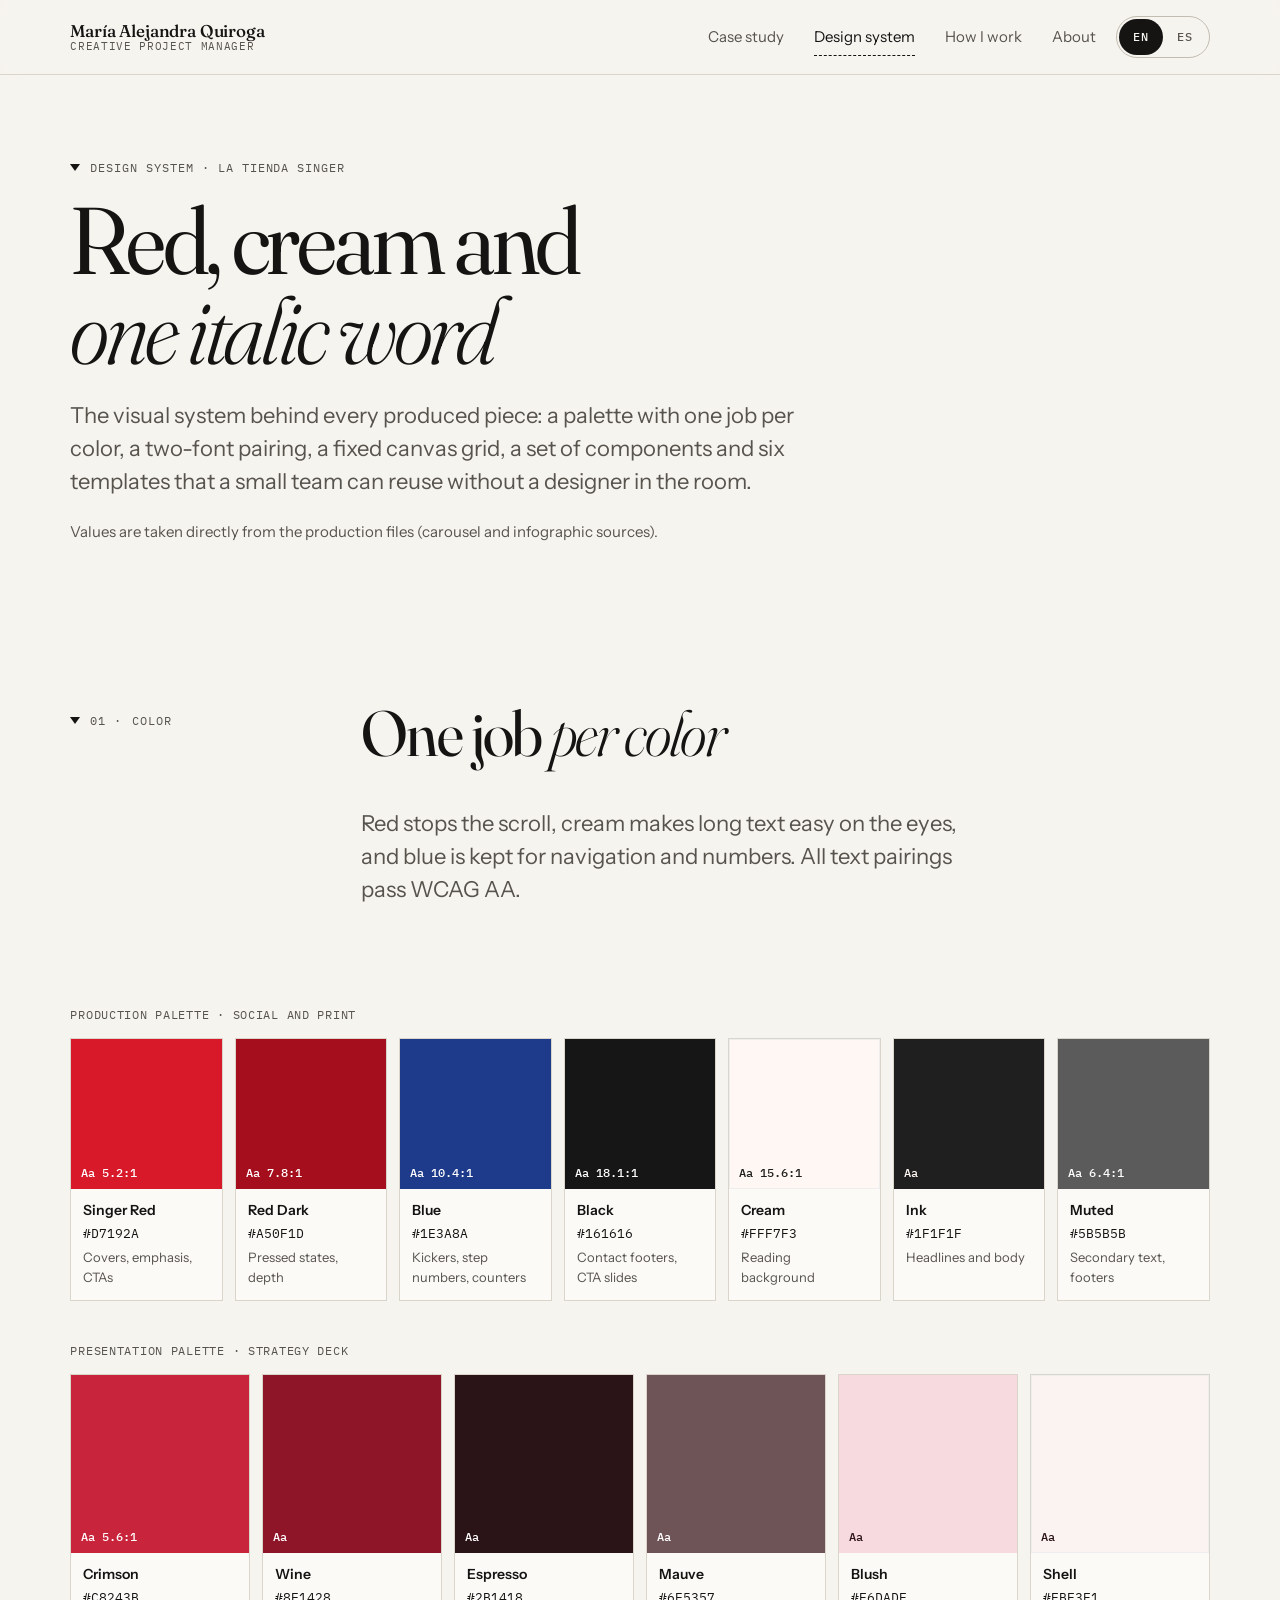
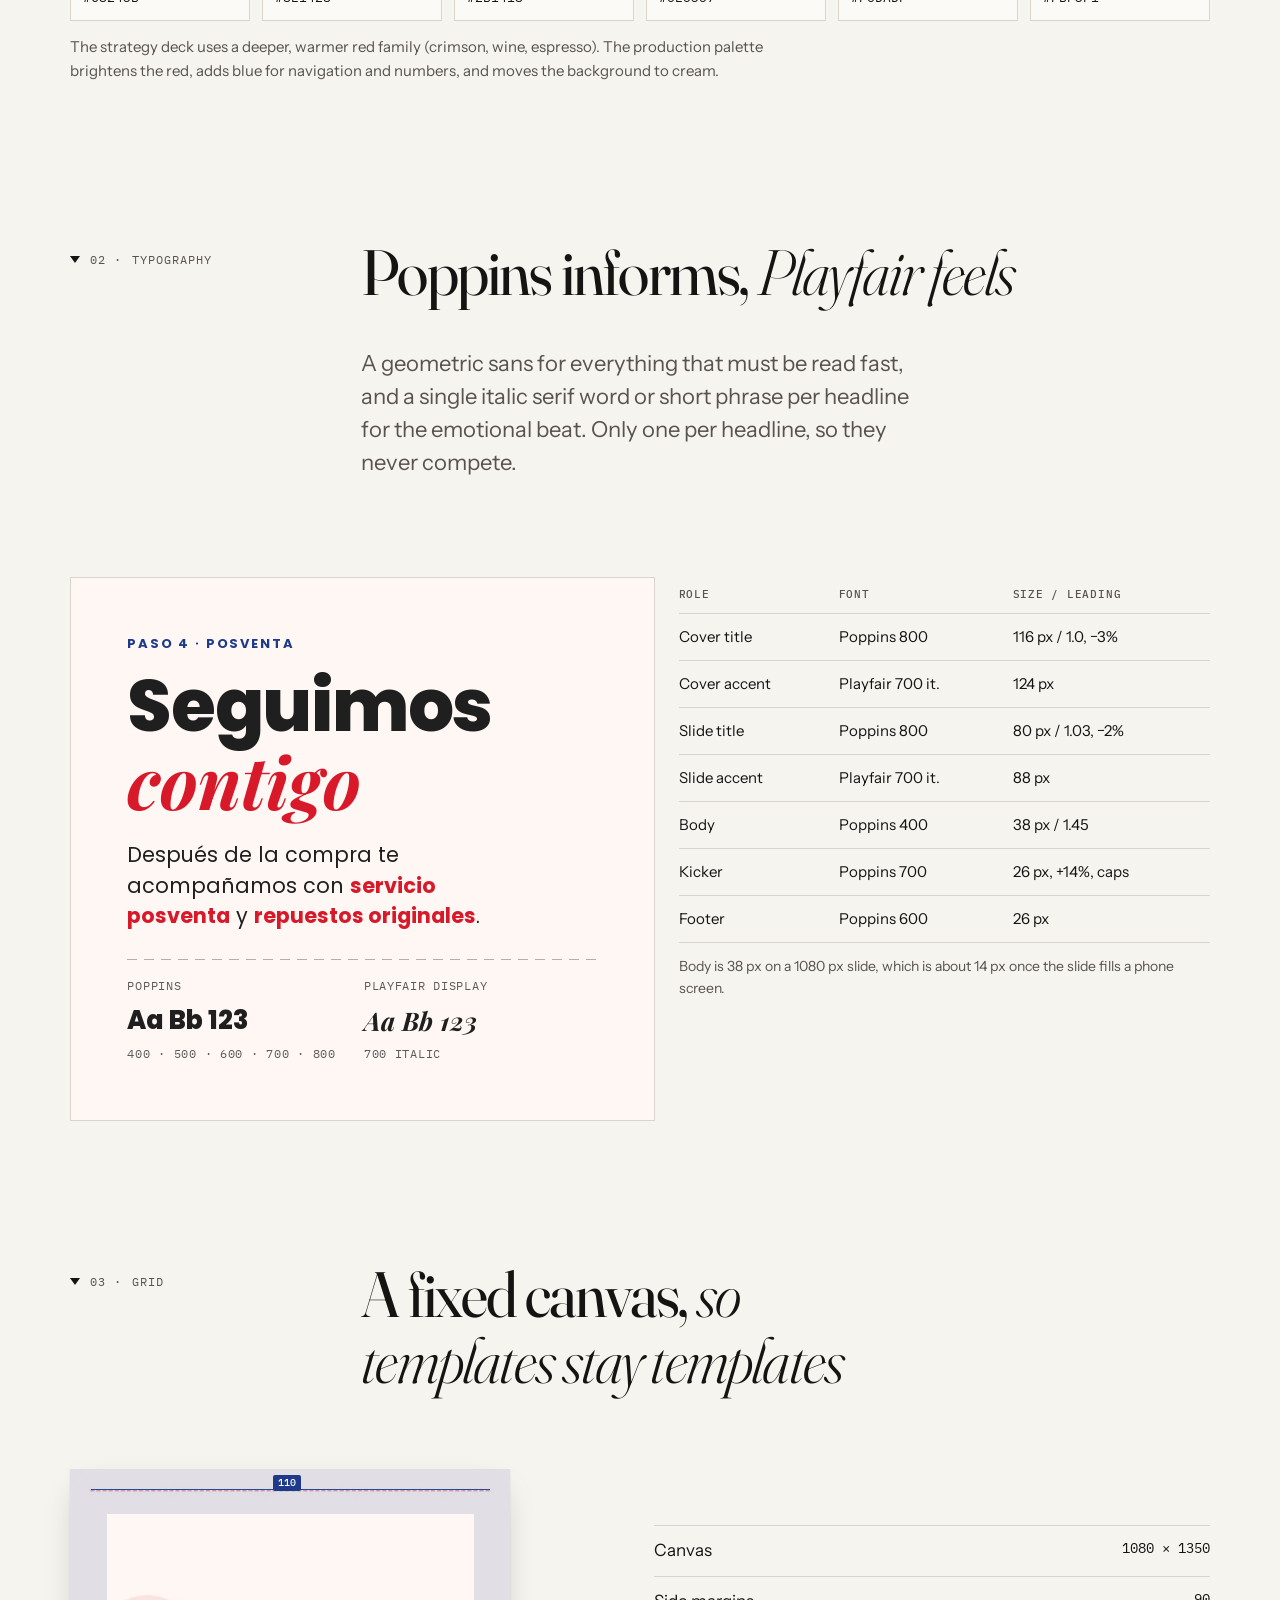
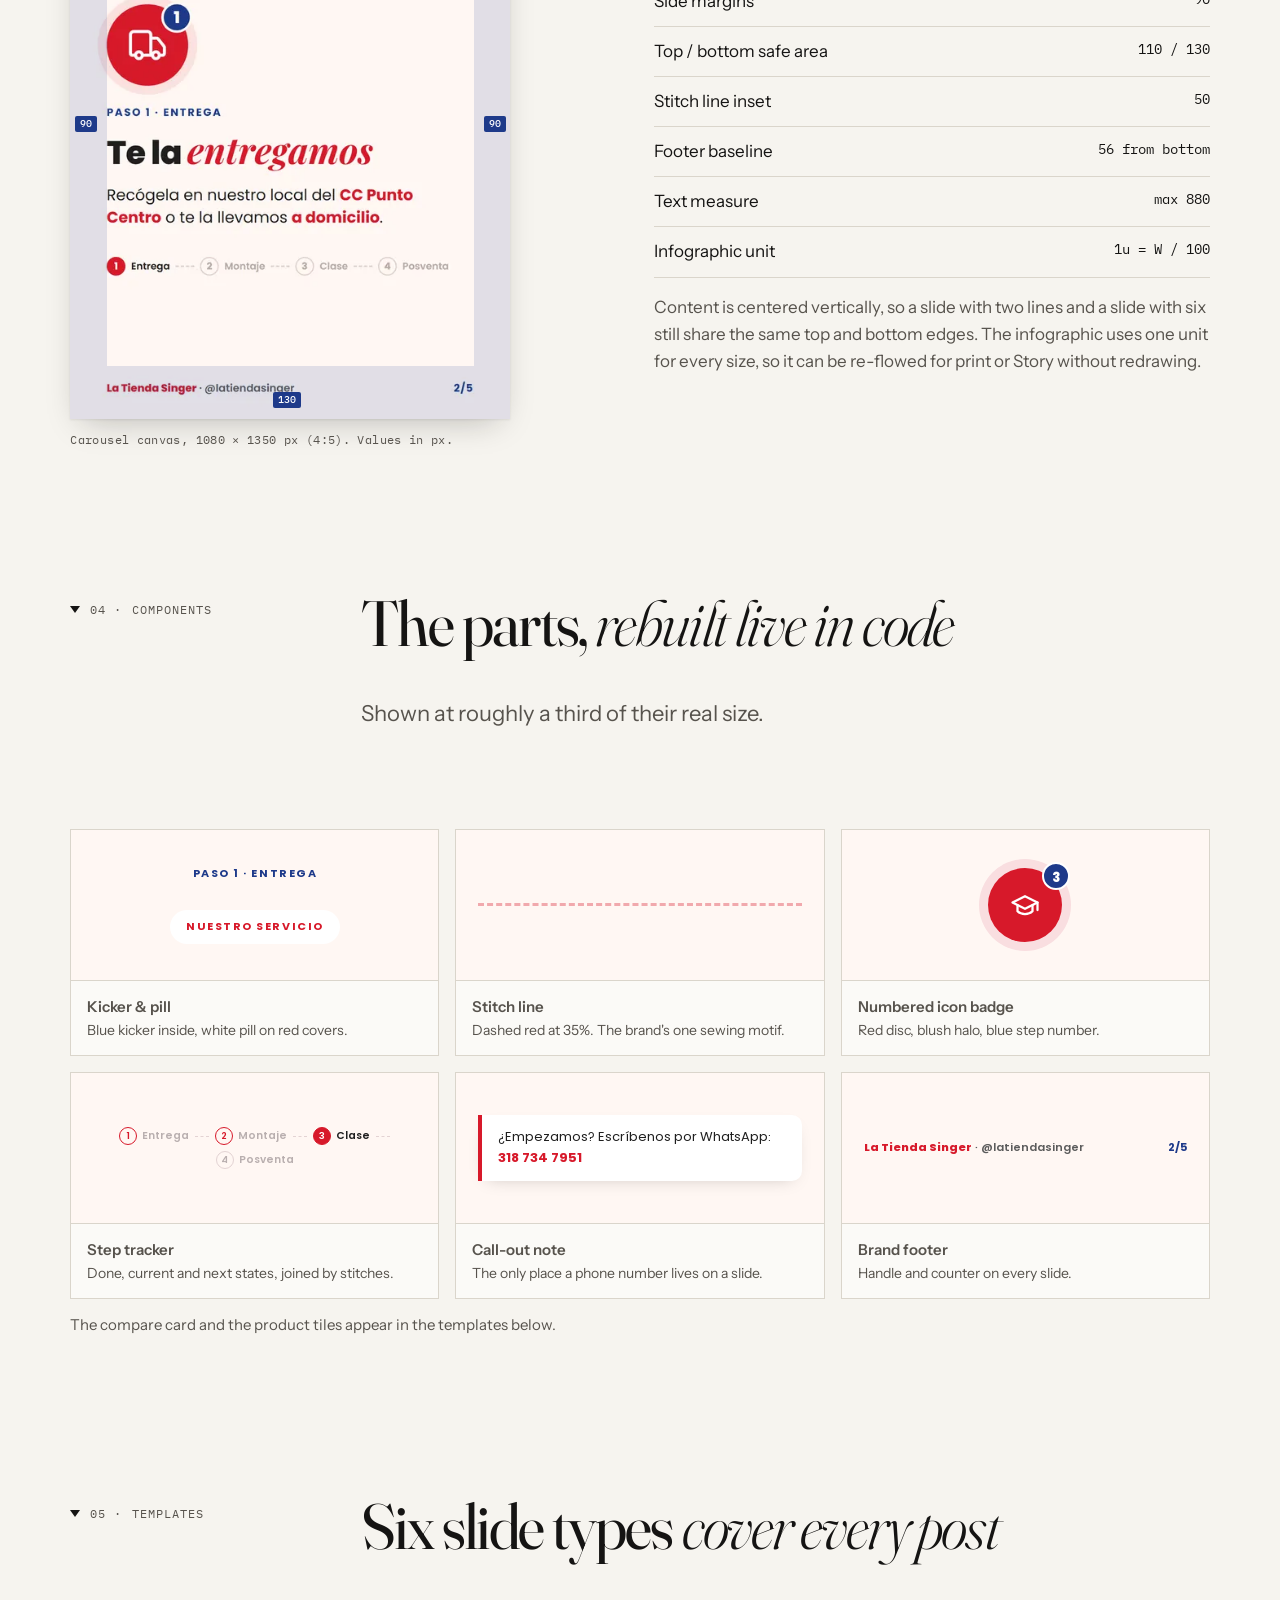
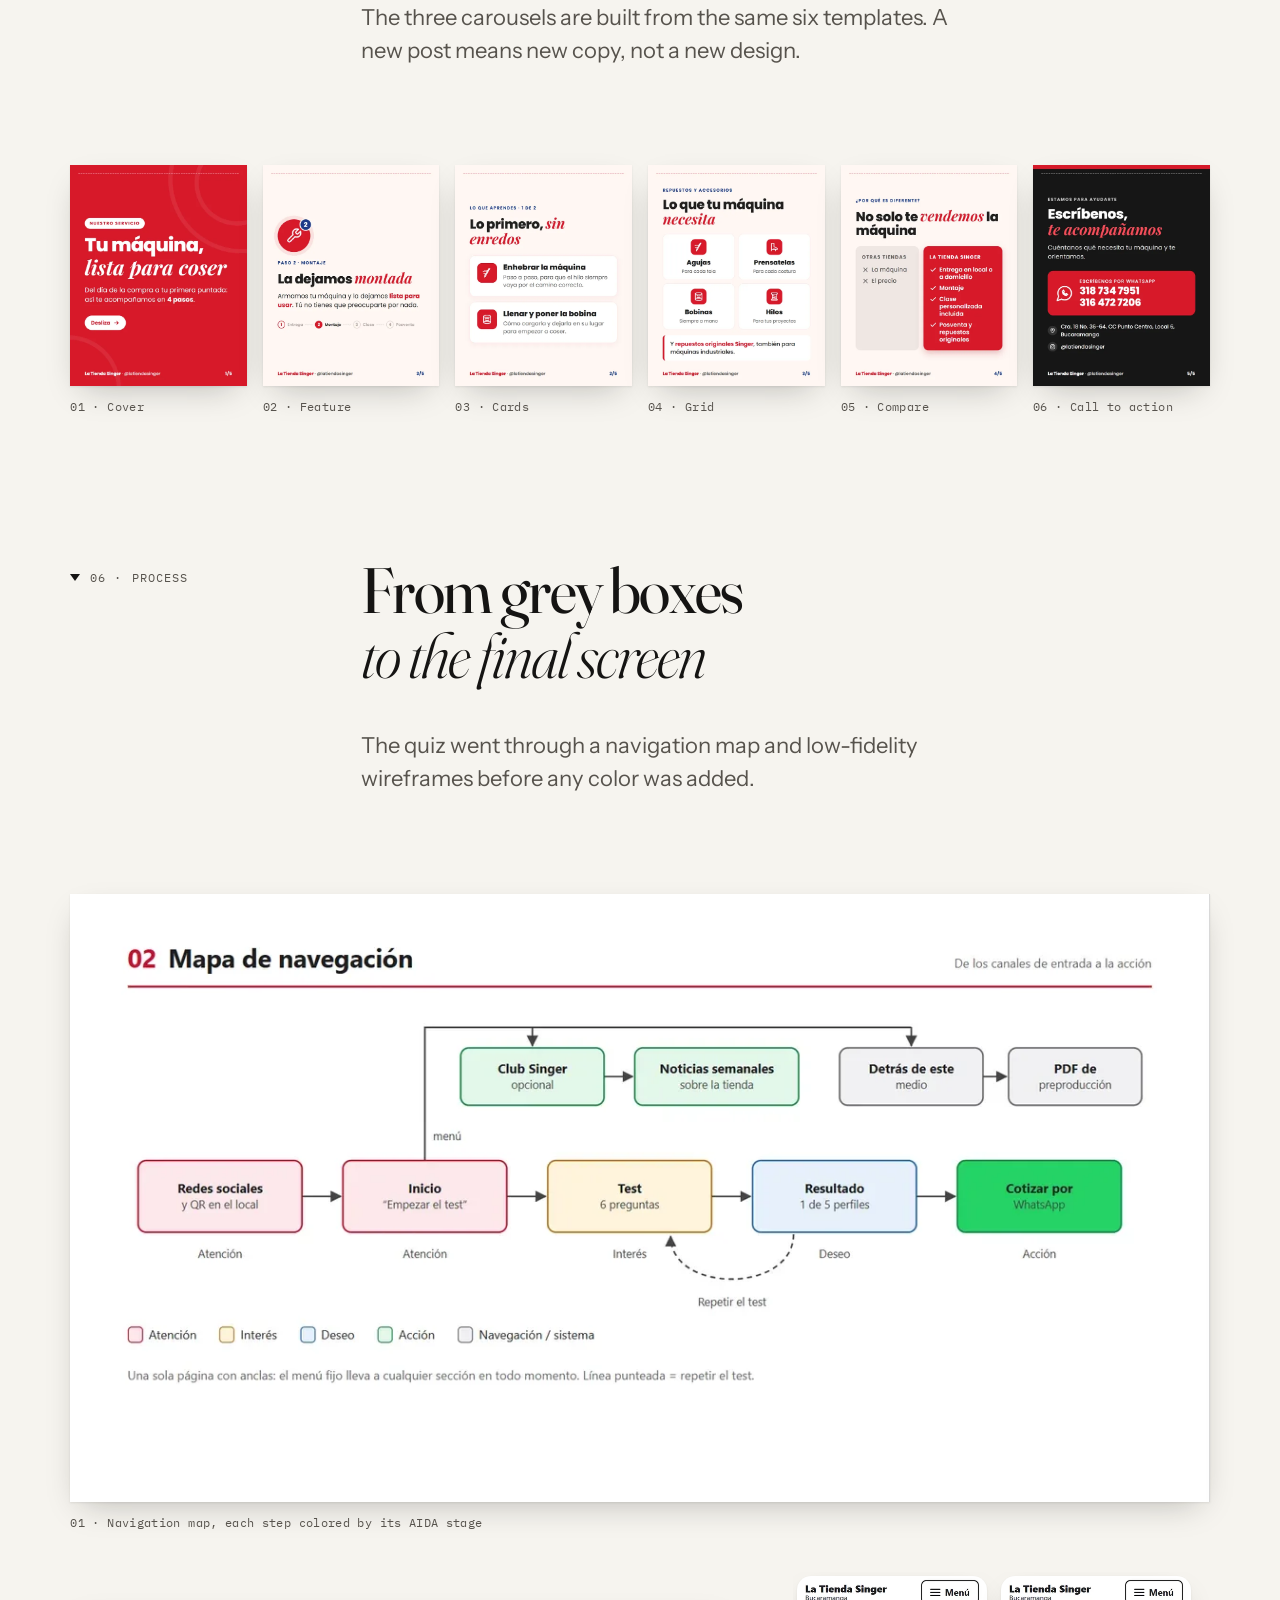
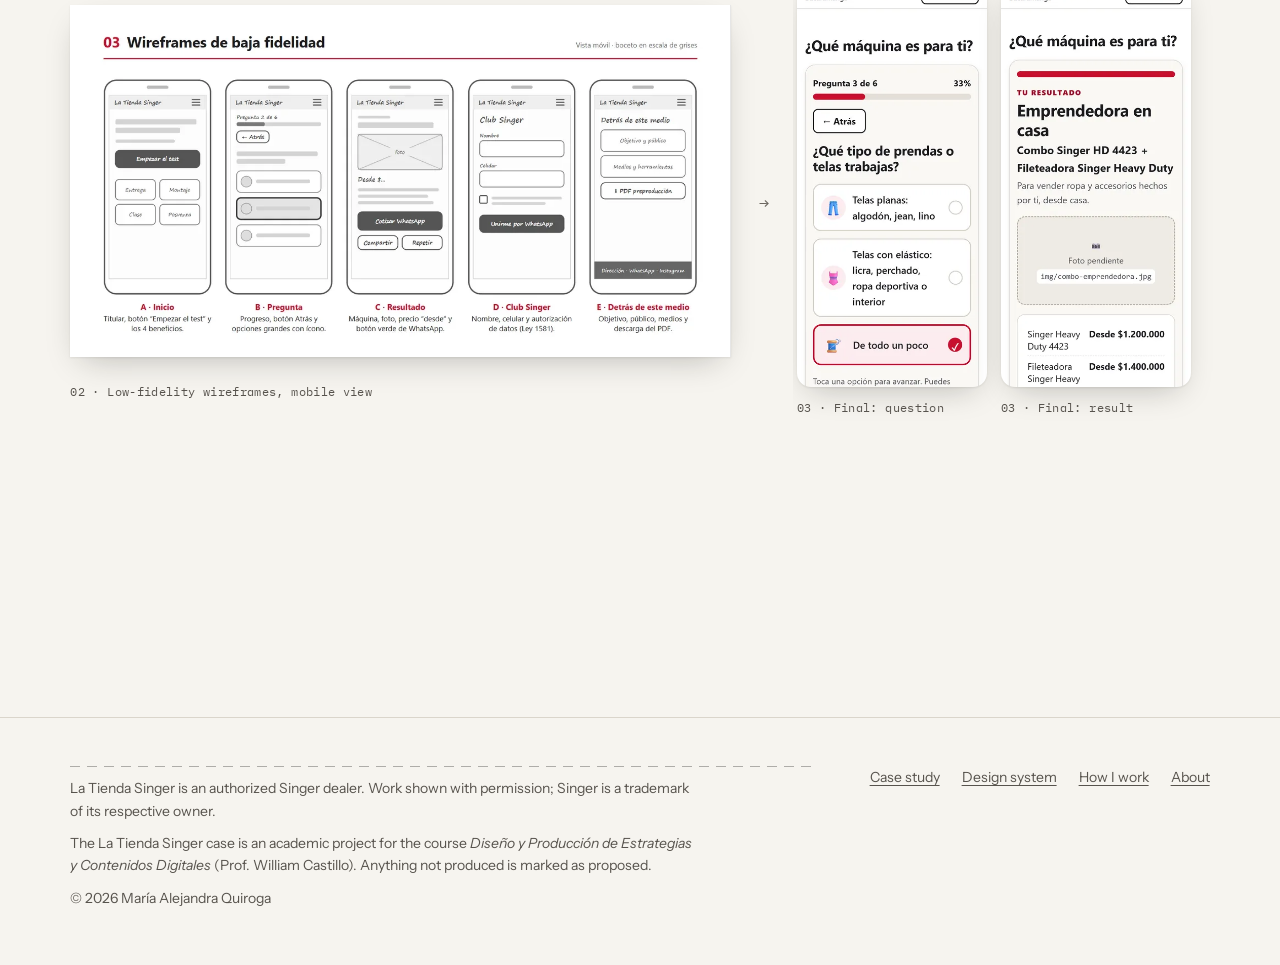
<file: design-system.html>
<!doctype html>
<html lang="en" data-lang="en" data-en-title="Design system · La Tienda Singer · María Alejandra Quiroga" data-es-title="Sistema visual · La Tienda Singer · María Alejandra Quiroga">
<head>
<meta charset="utf-8">
<meta name="viewport" content="width=device-width, initial-scale=1">
<title>Design system · La Tienda Singer · María Alejandra Quiroga</title>
<meta name="description" content="The visual identity system designed for La Tienda Singer: palette, type pairing, grid, components, templates and process.">
<meta name="theme-color" content="#F6F4EF">
<link rel="icon" href="assets/img/favicon.svg" type="image/svg+xml">
<script>try{var l=new URLSearchParams(location.search).get('lang')||localStorage.getItem('lang');if(l==='es')document.documentElement.setAttribute('data-lang','es')}catch(e){}</script>
<link rel="preconnect" href="https://fonts.googleapis.com"><link rel="preconnect" href="https://fonts.gstatic.com" crossorigin>
<link href="https://fonts.googleapis.com/css2?family=Fraunces:ital,opsz,wght,SOFT@0,9..144,300..600,0..100;1,9..144,300..600,0..100&family=IBM+Plex+Mono:wght@400;500&family=Instrument+Sans:wght@400;500;600&family=Poppins:wght@400;600;700;800&family=Playfair+Display:ital,wght@1,700&display=swap" rel="stylesheet">
<link rel="stylesheet" href="assets/css/site.css">
</head>
<body>
<a class="skip" href="#main"><span lang="en">Skip to content</span><span lang="es">Saltar al contenido</span></a>

<header class="site-header">
  <div class="wrap">
    <a class="brand" href="./"><b>María Alejandra Quiroga</b><span>Creative Project Manager</span></a>
    <nav class="nav" aria-label="Main" data-es-aria-label="Principal">
      <ul>
        <li><a href="case-singer.html"><span lang="en">Case study</span><span lang="es">Caso</span></a></li>
        <li><a href="design-system.html" aria-current="page"><span lang="en">Design system</span><span lang="es">Sistema visual</span></a></li>
        <li><a href="how-i-work.html"><span lang="en">How I work</span><span lang="es">Cómo trabajo</span></a></li>
        <li><a href="about.html"><span lang="en">About</span><span lang="es">Sobre mí</span></a></li>
      </ul>
    </nav>
    <div class="lang" role="group" aria-label="Language / Idioma">
      <button type="button" data-set-lang="en" aria-pressed="true">EN</button>
      <button type="button" data-set-lang="es" aria-pressed="false">ES</button>
    </div>
  </div>
</header>

<main id="main">
<section class="case-hero wrap">
  <span class="label"><span lang="en">Design system · La Tienda Singer</span><span lang="es">Sistema visual · La Tienda Singer</span></span>
  <h1 class="display"><span lang="en">Red, cream and <em>one italic word</em></span><span lang="es">Rojo, crema y <em>una palabra en itálica</em></span></h1>
  <p class="lede" style="max-width:52ch"><span lang="en">The visual system behind every produced piece: a palette with one job per color, a two-font pairing, a fixed canvas grid, a set of components and six templates that a small team can reuse without a designer in the room.</span><span lang="es">El sistema visual detrás de cada pieza producida: una paleta donde cada color tiene una función, dos tipografías, una retícula fija, un conjunto de componentes y seis plantillas que un equipo pequeño puede reutilizar sin un diseñador al lado.</span></p>
  <p class="muted" style="margin-top:16px;font-size:.9375rem"><span lang="en">Values are taken directly from the production files (carousel and infographic sources).</span><span lang="es">Los valores salen directamente de los archivos de producción (fuentes de los carruseles y la infografía).</span></p>
</section>

<!-- Palette -->
<section class="section wrap" aria-labelledby="pal-t">
  <div class="section__head">
    <span class="label">01 · <span lang="en">Color</span><span lang="es">Color</span></span>
    <h2 class="h2" id="pal-t"><span lang="en">One job <em>per color</em></span><span lang="es">Una función <em>por color</em></span></h2>
    <p class="lede"><span lang="en">Red stops the scroll, cream makes long text easy on the eyes, and blue is kept for navigation and numbers. All text pairings pass WCAG AA.</span><span lang="es">El rojo detiene el scroll, el crema hace que leer sea descansado y el azul se reserva para navegación y números. Todas las combinaciones de texto cumplen WCAG AA.</span></p>
  </div>
  <h3 class="mono muted" style="margin-bottom:14px"><span lang="en">Production palette · social and print</span><span lang="es">Paleta de producción · redes e impreso</span></h3>
  <div class="swatches swatches--7">
    <div class="swatch"><div class="swatch__chip" style="background:#D7192A;color:#fff">Aa 5.2:1</div><div class="swatch__meta"><b>Singer Red</b><code>#D7192A</code><span><span lang="en">Covers, emphasis, CTAs</span><span lang="es">Portadas, énfasis, CTA</span></span></div></div>
    <div class="swatch"><div class="swatch__chip" style="background:#A50F1D;color:#fff">Aa 7.8:1</div><div class="swatch__meta"><b>Red Dark</b><code>#A50F1D</code><span><span lang="en">Pressed states, depth</span><span lang="es">Estados, profundidad</span></span></div></div>
    <div class="swatch"><div class="swatch__chip" style="background:#1E3A8A;color:#fff">Aa 10.4:1</div><div class="swatch__meta"><b>Blue</b><code>#1E3A8A</code><span><span lang="en">Kickers, step numbers, counters</span><span lang="es">Antetítulos, números de paso</span></span></div></div>
    <div class="swatch"><div class="swatch__chip" style="background:#161616;color:#fff">Aa 18.1:1</div><div class="swatch__meta"><b>Black</b><code>#161616</code><span><span lang="en">Contact footers, CTA slides</span><span lang="es">Pies de contacto, cierres</span></span></div></div>
    <div class="swatch"><div class="swatch__chip" style="background:#FFF7F3;color:#1F1F1F;box-shadow:inset 0 0 0 1px #eee">Aa 15.6:1</div><div class="swatch__meta"><b>Cream</b><code>#FFF7F3</code><span><span lang="en">Reading background</span><span lang="es">Fondo de lectura</span></span></div></div>
    <div class="swatch"><div class="swatch__chip" style="background:#1F1F1F;color:#FFF7F3">Aa</div><div class="swatch__meta"><b>Ink</b><code>#1F1F1F</code><span><span lang="en">Headlines and body</span><span lang="es">Titulares y texto</span></span></div></div>
    <div class="swatch"><div class="swatch__chip" style="background:#5B5B5B;color:#fff">Aa 6.4:1</div><div class="swatch__meta"><b>Muted</b><code>#5B5B5B</code><span><span lang="en">Secondary text, footers</span><span lang="es">Texto secundario, pies</span></span></div></div>
  </div>

  <h3 class="mono muted" style="margin:40px 0 14px"><span lang="en">Presentation palette · strategy deck</span><span lang="es">Paleta de presentación · documento de estrategia</span></h3>
  <div class="swatches swatches--6">
    <div class="swatch"><div class="swatch__chip" style="background:#C8243B;color:#fff">Aa 5.6:1</div><div class="swatch__meta"><b>Crimson</b><code>#C8243B</code></div></div>
    <div class="swatch"><div class="swatch__chip" style="background:#8E1428;color:#fff">Aa</div><div class="swatch__meta"><b>Wine</b><code>#8E1428</code></div></div>
    <div class="swatch"><div class="swatch__chip" style="background:#2B1418;color:#fff">Aa</div><div class="swatch__meta"><b>Espresso</b><code>#2B1418</code></div></div>
    <div class="swatch"><div class="swatch__chip" style="background:#6E5357;color:#fff">Aa</div><div class="swatch__meta"><b>Mauve</b><code>#6E5357</code></div></div>
    <div class="swatch"><div class="swatch__chip" style="background:#F6DADF;color:#2B1418">Aa</div><div class="swatch__meta"><b>Blush</b><code>#F6DADF</code></div></div>
    <div class="swatch"><div class="swatch__chip" style="background:#FBF3F1;color:#2B1418;box-shadow:inset 0 0 0 1px #eee">Aa</div><div class="swatch__meta"><b>Shell</b><code>#FBF3F1</code></div></div>
  </div>
  <p class="muted" style="margin-top:14px;max-width:70ch;font-size:.9375rem"><span lang="en">The strategy deck uses a deeper, warmer red family (crimson, wine, espresso). The production palette brightens the red, adds blue for navigation and numbers, and moves the background to cream.</span><span lang="es">El documento de estrategia usa una familia de rojos más profunda y cálida (carmesí, vino, espresso). La paleta de producción aviva el rojo, suma el azul para navegación y números, y lleva el fondo a crema.</span></p>
</section>

<!-- Type -->
<section class="section wrap" aria-labelledby="type-t">
  <div class="section__head">
    <span class="label">02 · <span lang="en">Typography</span><span lang="es">Tipografía</span></span>
    <h2 class="h2" id="type-t"><span lang="en">Poppins informs, <em>Playfair feels</em></span><span lang="es">Poppins informa, <em>Playfair emociona</em></span></h2>
    <p class="lede"><span lang="en">A geometric sans for everything that must be read fast, and a single italic serif word or short phrase per headline for the emotional beat. Only one per headline, so they never compete.</span><span lang="es">Una sans geométrica para todo lo que se debe leer rápido, y una sola palabra o frase corta en serif itálica por titular para el golpe emocional. Solo una por titular, para que nunca compitan.</span></p>
  </div>
  <div class="specimen">
    <div class="specimen__card">
      <p class="sg-poppins" style="font-weight:700;font-size:13px;letter-spacing:.14em;text-transform:uppercase;color:#1E3A8A;margin:0 0 14px">Paso 4 · Posventa</p>
      <p class="specimen__head" style="margin:0">Seguimos <span class="sg-playfair">contigo</span></p>
      <p class="sg-poppins" style="font-size:clamp(1rem,2.2vw,1.3rem);line-height:1.45;margin:18px 0 0;max-width:30ch">Después de la compra te acompañamos con <b style="color:#D7192A">servicio posventa</b> y <b style="color:#D7192A">repuestos originales</b>.</p>
      <hr class="stitch" style="margin:28px 0 16px">
      <div style="display:flex;gap:28px;flex-wrap:wrap">
        <div><p class="mono" style="margin:0 0 4px;color:#5B5B5B">Poppins</p><p class="sg-poppins" style="margin:0;font-size:1.6rem;font-weight:800">Aa Bb 123</p><p class="mono" style="margin:4px 0 0;color:#5B5B5B">400 · 500 · 600 · 700 · 800</p></div>
        <div><p class="mono" style="margin:0 0 4px;color:#5B5B5B">Playfair Display</p><p class="sg-playfair" style="margin:0;font-size:1.6rem">Aa Bb 123</p><p class="mono" style="margin:4px 0 0;color:#5B5B5B">700 italic</p></div>
      </div>
    </div>
    <div class="table-scroll">
      <table class="scale-table">
        <caption class="sr-only">Type scale on the 1080 px carousel canvas</caption>
        <thead><tr><th scope="col"><span lang="en">Role</span><span lang="es">Rol</span></th><th scope="col"><span lang="en">Font</span><span lang="es">Fuente</span></th><th scope="col"><span lang="en">Size / leading</span><span lang="es">Tamaño / interlínea</span></th></tr></thead>
        <tbody>
          <tr><td><span lang="en">Cover title</span><span lang="es">Título portada</span></td><td>Poppins 800</td><td>116 px / 1.0, −3%</td></tr>
          <tr><td><span lang="en">Cover accent</span><span lang="es">Acento portada</span></td><td>Playfair 700 it.</td><td>124 px</td></tr>
          <tr><td><span lang="en">Slide title</span><span lang="es">Título diapositiva</span></td><td>Poppins 800</td><td>80 px / 1.03, −2%</td></tr>
          <tr><td><span lang="en">Slide accent</span><span lang="es">Acento</span></td><td>Playfair 700 it.</td><td>88 px</td></tr>
          <tr><td><span lang="en">Body</span><span lang="es">Texto</span></td><td>Poppins 400</td><td>38 px / 1.45</td></tr>
          <tr><td><span lang="en">Kicker</span><span lang="es">Antetítulo</span></td><td>Poppins 700</td><td>26 px, +14%, <span lang="en">caps</span><span lang="es">mayúsculas</span></td></tr>
          <tr><td><span lang="en">Footer</span><span lang="es">Pie</span></td><td>Poppins 600</td><td>26 px</td></tr>
        </tbody>
      </table>
      <p class="muted" style="font-size:.875rem;margin-top:12px"><span lang="en">Body is 38 px on a 1080 px slide, which is about 14 px once the slide fills a phone screen.</span><span lang="es">El texto mide 38 px en una diapositiva de 1080 px: unos 14 px cuando la diapositiva ocupa la pantalla del celular.</span></p>
    </div>
  </div>
</section>

<!-- Grid -->
<section class="section wrap" aria-labelledby="grid-t">
  <div class="section__head">
    <span class="label">03 · <span lang="en">Grid</span><span lang="es">Retícula</span></span>
    <h2 class="h2" id="grid-t"><span lang="en">A fixed canvas, <em>so templates stay templates</em></span><span lang="es">Un lienzo fijo <em>para que las plantillas sigan siéndolo</em></span></h2>
  </div>
  <div class="grid-demo">
    <figure class="overlay">
      <img src="assets/img/singer/carousel-1-2-sm.webp" width="540" height="675" loading="lazy" decoding="async" class="shot" alt="Feature slide 'Te la entregamos' with the grid drawn on top: blue bands mark the side, top and bottom margins, and a blue line marks the stitch line inset." data-es-alt="Diapositiva 'Te la entregamos' con la retícula superpuesta: bandas azules marcan los márgenes laterales, superior e inferior, y una línea azul marca la costura.">
      <div class="overlay__guides" aria-hidden="true">
        <i class="m m--l"></i><i class="m m--r"></i><i class="m m--t"></i><i class="m m--b"></i><i class="s"></i>
        <span class="tag" style="left:1%;top:45%">90</span><span class="tag" style="right:1%;top:45%">90</span><span class="tag" style="left:46%;top:1.2%">110</span><span class="tag" style="left:46%;bottom:2%">130</span>
      </div>
      <figcaption><span lang="en">Carousel canvas, 1080 × 1350 px (4:5). Values in px.</span><span lang="es">Lienzo de carrusel, 1080 × 1350 px (4:5). Valores en px.</span></figcaption>
    </figure>
    <div>
      <ul class="specs">
        <li><span lang="en">Canvas</span><span lang="es">Lienzo</span><code>1080 × 1350</code></li>
        <li><span lang="en">Side margins</span><span lang="es">Márgenes laterales</span><code>90</code></li>
        <li><span lang="en">Top / bottom safe area</span><span lang="es">Zona segura arriba / abajo</span><code>110 / 130</code></li>
        <li><span lang="en">Stitch line inset</span><span lang="es">Línea de costura</span><code>50</code></li>
        <li><span lang="en">Footer baseline</span><span lang="es">Línea del pie</span><code>56 <span lang="en">from bottom</span><span lang="es">desde abajo</span></code></li>
        <li><span lang="en">Text measure</span><span lang="es">Ancho de texto</span><code>max 880</code></li>
        <li><span lang="en">Infographic unit</span><span lang="es">Unidad de la infografía</span><code>1u = W / 100</code></li>
      </ul>
      <p class="muted" style="margin-top:16px;max-width:52ch"><span lang="en">Content is centered vertically, so a slide with two lines and a slide with six still share the same top and bottom edges. The infographic uses one unit for every size, so it can be re-flowed for print or Story without redrawing.</span><span lang="es">El contenido se centra en vertical: una diapositiva con dos líneas y otra con seis comparten los mismos bordes. La infografía usa una sola unidad para todas las medidas, así se reacomoda para impreso o historia sin redibujar.</span></p>
    </div>
  </div>
</section>

<!-- Components -->
<section class="section wrap" aria-labelledby="comp-t">
  <div class="section__head">
    <span class="label">04 · <span lang="en">Components</span><span lang="es">Componentes</span></span>
    <h2 class="h2" id="comp-t"><span lang="en">The parts, <em>rebuilt live in code</em></span><span lang="es">Las piezas, <em>reconstruidas en código</em></span></h2>
    <p class="lede"><span lang="en">Shown at roughly a third of their real size.</span><span lang="es">Se muestran a un tercio de su tamaño real, aproximadamente.</span></p>
  </div>
  <div class="components">
    <div class="comp"><div class="comp__stage" style="gap:12px"><span class="s-kicker">Paso 1 · Entrega</span><span class="s-pill">Nuestro servicio</span></div><div class="comp__meta"><b><span lang="en">Kicker &amp; pill</span><span lang="es">Antetítulo y etiqueta</span></b><span><span lang="en">Blue kicker inside, white pill on red covers.</span><span lang="es">Antetítulo azul en el interior, etiqueta blanca en portadas rojas.</span></span></div></div>
    <div class="comp"><div class="comp__stage"><div class="s-stitch"></div></div><div class="comp__meta"><b><span lang="en">Stitch line</span><span lang="es">Línea de costura</span></b><span><span lang="en">Dashed red at 35%. The brand's one sewing motif.</span><span lang="es">Punteado rojo al 35 %. El único motivo de costura de la marca.</span></span></div></div>
    <div class="comp"><div class="comp__stage"><div class="s-badge"><i>3</i><svg viewBox="0 0 24 24" fill="none" stroke="currentColor" stroke-width="1.8" stroke-linecap="round" stroke-linejoin="round" aria-hidden="true"><path d="M22 10L12 5 2 10l10 5 10-5z"/><path d="M6 12v5c3 3 9 3 12 0v-5"/><path d="M22 10v6"/></svg></div></div><div class="comp__meta"><b><span lang="en">Numbered icon badge</span><span lang="es">Ícono numerado</span></b><span><span lang="en">Red disc, blush halo, blue step number.</span><span lang="es">Disco rojo, halo rosado, número de paso azul.</span></span></div></div>
    <div class="comp"><div class="comp__stage"><div class="s-progress"><span class="done"><em>1</em>Entrega</span><i></i><span class="done"><em>2</em>Montaje</span><i></i><span class="on"><em>3</em>Clase</span><i></i><span><em>4</em>Posventa</span></div></div><div class="comp__meta"><b><span lang="en">Step tracker</span><span lang="es">Indicador de pasos</span></b><span><span lang="en">Done, current and next states, joined by stitches.</span><span lang="es">Estados hecho, actual y siguiente, unidos por puntadas.</span></span></div></div>
    <div class="comp"><div class="comp__stage"><div class="s-note">¿Empezamos? Escríbenos por WhatsApp: <b>318 734 7951</b></div></div><div class="comp__meta"><b><span lang="en">Call-out note</span><span lang="es">Recuadro de llamado</span></b><span><span lang="en">The only place a phone number lives on a slide.</span><span lang="es">El único lugar donde va un número en una diapositiva.</span></span></div></div>
    <div class="comp"><div class="comp__stage"><div class="s-foot"><span><b>La Tienda Singer</b> · @latiendasinger</span><span>2/5</span></div></div><div class="comp__meta"><b><span lang="en">Brand footer</span><span lang="es">Pie de marca</span></b><span><span lang="en">Handle and counter on every slide.</span><span lang="es">Cuenta y contador en cada diapositiva.</span></span></div></div>
  </div>
  <p class="muted" style="margin-top:14px;font-size:.9375rem"><span lang="en">The compare card and the product tiles appear in the templates below.</span><span lang="es">La tarjeta comparativa y los mosaicos de producto aparecen en las plantillas de abajo.</span></p>
</section>

<!-- Templates -->
<section class="section wrap" aria-labelledby="tpl-t">
  <div class="section__head">
    <span class="label">05 · <span lang="en">Templates</span><span lang="es">Plantillas</span></span>
    <h2 class="h2" id="tpl-t"><span lang="en">Six slide types <em>cover every post</em></span><span lang="es">Seis tipos de diapositiva <em>cubren cualquier post</em></span></h2>
    <p class="lede"><span lang="en">The three carousels are built from the same six templates. A new post means new copy, not a new design.</span><span lang="es">Los tres carruseles salen de las mismas seis plantillas. Un post nuevo significa texto nuevo, no un diseño nuevo.</span></p>
  </div>
  <div class="templates">
    <figure><img src="assets/img/singer/carousel-1-1-sm.webp" width="540" height="675" loading="lazy" decoding="async" class="shot" alt="Cover template: red background with rings, pill, two-line headline and swipe button." data-es-alt="Plantilla portada: fondo rojo con anillos, etiqueta, titular en dos líneas y botón de deslizar."><figcaption>01 · <span lang="en">Cover</span><span lang="es">Portada</span></figcaption></figure>
    <figure><img src="assets/img/singer/carousel-1-3-sm.webp" width="540" height="675" loading="lazy" decoding="async" class="shot" alt="Feature template: numbered icon badge, kicker, headline, body and step tracker." data-es-alt="Plantilla destacado: ícono numerado, antetítulo, titular, texto e indicador de pasos."><figcaption>02 · <span lang="en">Feature</span><span lang="es">Destacado</span></figcaption></figure>
    <figure><img src="assets/img/singer/carousel-2-2-sm.webp" width="540" height="675" loading="lazy" decoding="async" class="shot" alt="Cards template: headline and two horizontal cards with icon, title and description." data-es-alt="Plantilla tarjetas: titular y dos tarjetas horizontales con ícono, título y descripción."><figcaption>03 · <span lang="en">Cards</span><span lang="es">Tarjetas</span></figcaption></figure>
    <figure><img src="assets/img/singer/carousel-3-3-sm.webp" width="540" height="675" loading="lazy" decoding="async" class="shot" alt="Grid template: headline and a two-by-two grid of product tiles." data-es-alt="Plantilla cuadrícula: titular y mosaico de dos por dos con productos."><figcaption>04 · <span lang="en">Grid</span><span lang="es">Cuadrícula</span></figcaption></figure>
    <figure><img src="assets/img/singer/carousel-2-4-sm.webp" width="540" height="675" loading="lazy" decoding="async" class="shot" alt="Compare template: grey 'other stores' column against a red 'La Tienda Singer' column." data-es-alt="Plantilla comparativa: columna gris de 'otras tiendas' frente a columna roja de 'La Tienda Singer'."><figcaption>05 · <span lang="en">Compare</span><span lang="es">Comparativa</span></figcaption></figure>
    <figure><img src="assets/img/singer/carousel-3-5-sm.webp" width="540" height="675" loading="lazy" decoding="async" class="shot" alt="CTA template: black background, headline, WhatsApp numbers, address and handle." data-es-alt="Plantilla cierre: fondo negro, titular, números de WhatsApp, dirección y cuenta."><figcaption>06 · <span lang="en">Call to action</span><span lang="es">Cierre</span></figcaption></figure>
  </div>
</section>

<!-- Process -->
<section class="section wrap" aria-labelledby="proc-t">
  <div class="section__head">
    <span class="label">06 · <span lang="en">Process</span><span lang="es">Proceso</span></span>
    <h2 class="h2" id="proc-t"><span lang="en">From grey boxes <em>to the final screen</em></span><span lang="es">De cajas grises <em>a la pantalla final</em></span></h2>
    <p class="lede"><span lang="en">The quiz went through a navigation map and low-fidelity wireframes before any color was added.</span><span lang="es">El test pasó por un mapa de navegación y wireframes de baja fidelidad antes de tener color.</span></p>
  </div>
  <figure style="margin-bottom:40px">
    <img src="assets/img/singer/quiz-navmap.webp" width="1200" height="640" loading="lazy" decoding="async" class="shot" alt="Navigation map: social media and in-store QR lead to Home, then Quiz (6 questions), Result (1 of 5 profiles) and WhatsApp quote, colored by AIDA stage, with a dashed loop to repeat the quiz and side paths to Club Singer and 'Behind this medium'." data-es-alt="Mapa de navegación: redes sociales y QR del local llevan a Inicio, Test (6 preguntas), Resultado (1 de 5 perfiles) y Cotizar por WhatsApp, coloreados por etapa AIDA, con un bucle punteado para repetir el test y rutas laterales a Club Singer y 'Detrás de este medio'.">
    <figcaption>01 · <span lang="en">Navigation map, each step colored by its AIDA stage</span><span lang="es">Mapa de navegación, cada paso con el color de su etapa AIDA</span></figcaption>
  </figure>
  <div class="process">
    <figure class="process__step">
      <img src="assets/img/singer/quiz-wireframes.webp" width="1200" height="640" loading="lazy" decoding="async" class="shot" alt="Five grayscale mobile wireframes: home, question, result, Club Singer and behind this medium." data-es-alt="Cinco wireframes móviles en escala de grises: inicio, pregunta, resultado, Club Singer y detrás de este medio.">
      <figcaption>02 · <span lang="en">Low-fidelity wireframes, mobile view</span><span lang="es">Wireframes de baja fidelidad, vista móvil</span></figcaption>
    </figure>
    <div class="process__arrow" aria-hidden="true">→</div>
    <div class="strip strip--phone" tabindex="0" role="region" aria-label="Final quiz screens" data-es-aria-label="Pantallas finales del test" style="grid-auto-columns:min(48%,190px)">
      <figure><img src="assets/img/singer/quiz-pregunta-sm.webp" width="375" height="812" loading="lazy" decoding="async" class="shot" alt="Final question screen with progress bar and large options." data-es-alt="Pantalla final de pregunta con barra de progreso y opciones grandes."><figcaption>03 · <span lang="en">Final: question</span><span lang="es">Final: pregunta</span></figcaption></figure>
      <figure><img src="assets/img/singer/quiz-resultado-sm.webp" width="375" height="812" loading="lazy" decoding="async" class="shot" alt="Final result screen with recommendation and prices." data-es-alt="Pantalla final de resultado con recomendación y precios."><figcaption>03 · <span lang="en">Final: result</span><span lang="es">Final: resultado</span></figcaption></figure>
    </div>
  </div>
</section>
</main>

<footer class="site-footer">
  <div class="wrap">
    <div class="legal">
      <hr class="stitch">
      <p lang="en">La Tienda Singer is an authorized Singer dealer. Work shown with permission; Singer is a trademark of its respective owner.</p>
      <p lang="es">La Tienda Singer es un distribuidor autorizado Singer. Trabajo mostrado con permiso; Singer es una marca registrada de su respectivo titular.</p>
      <p lang="en">The La Tienda Singer case is an academic project for the course <i>Diseño y Producción de Estrategias y Contenidos Digitales</i> (Prof. William Castillo). Anything not produced is marked as proposed.</p>
      <p lang="es">El caso La Tienda Singer es un proyecto académico de la materia <i>Diseño y Producción de Estrategias y Contenidos Digitales</i> (prof. William Castillo). Todo lo que no se produjo está marcado como propuesto.</p>
      <p>© 2026 María Alejandra Quiroga</p>
    </div>
    <nav aria-label="Footer" data-es-aria-label="Pie de página">
      <ul>
        <li><a href="case-singer.html"><span lang="en">Case study</span><span lang="es">Caso</span></a></li>
        <li><a href="design-system.html"><span lang="en">Design system</span><span lang="es">Sistema visual</span></a></li>
        <li><a href="how-i-work.html"><span lang="en">How I work</span><span lang="es">Cómo trabajo</span></a></li>
        <li><a href="about.html"><span lang="en">About</span><span lang="es">Sobre mí</span></a></li>
      </ul>
    </nav>
  </div>
</footer>
<script src="assets/js/site.js" defer></script>
</body>
</html>
</file>
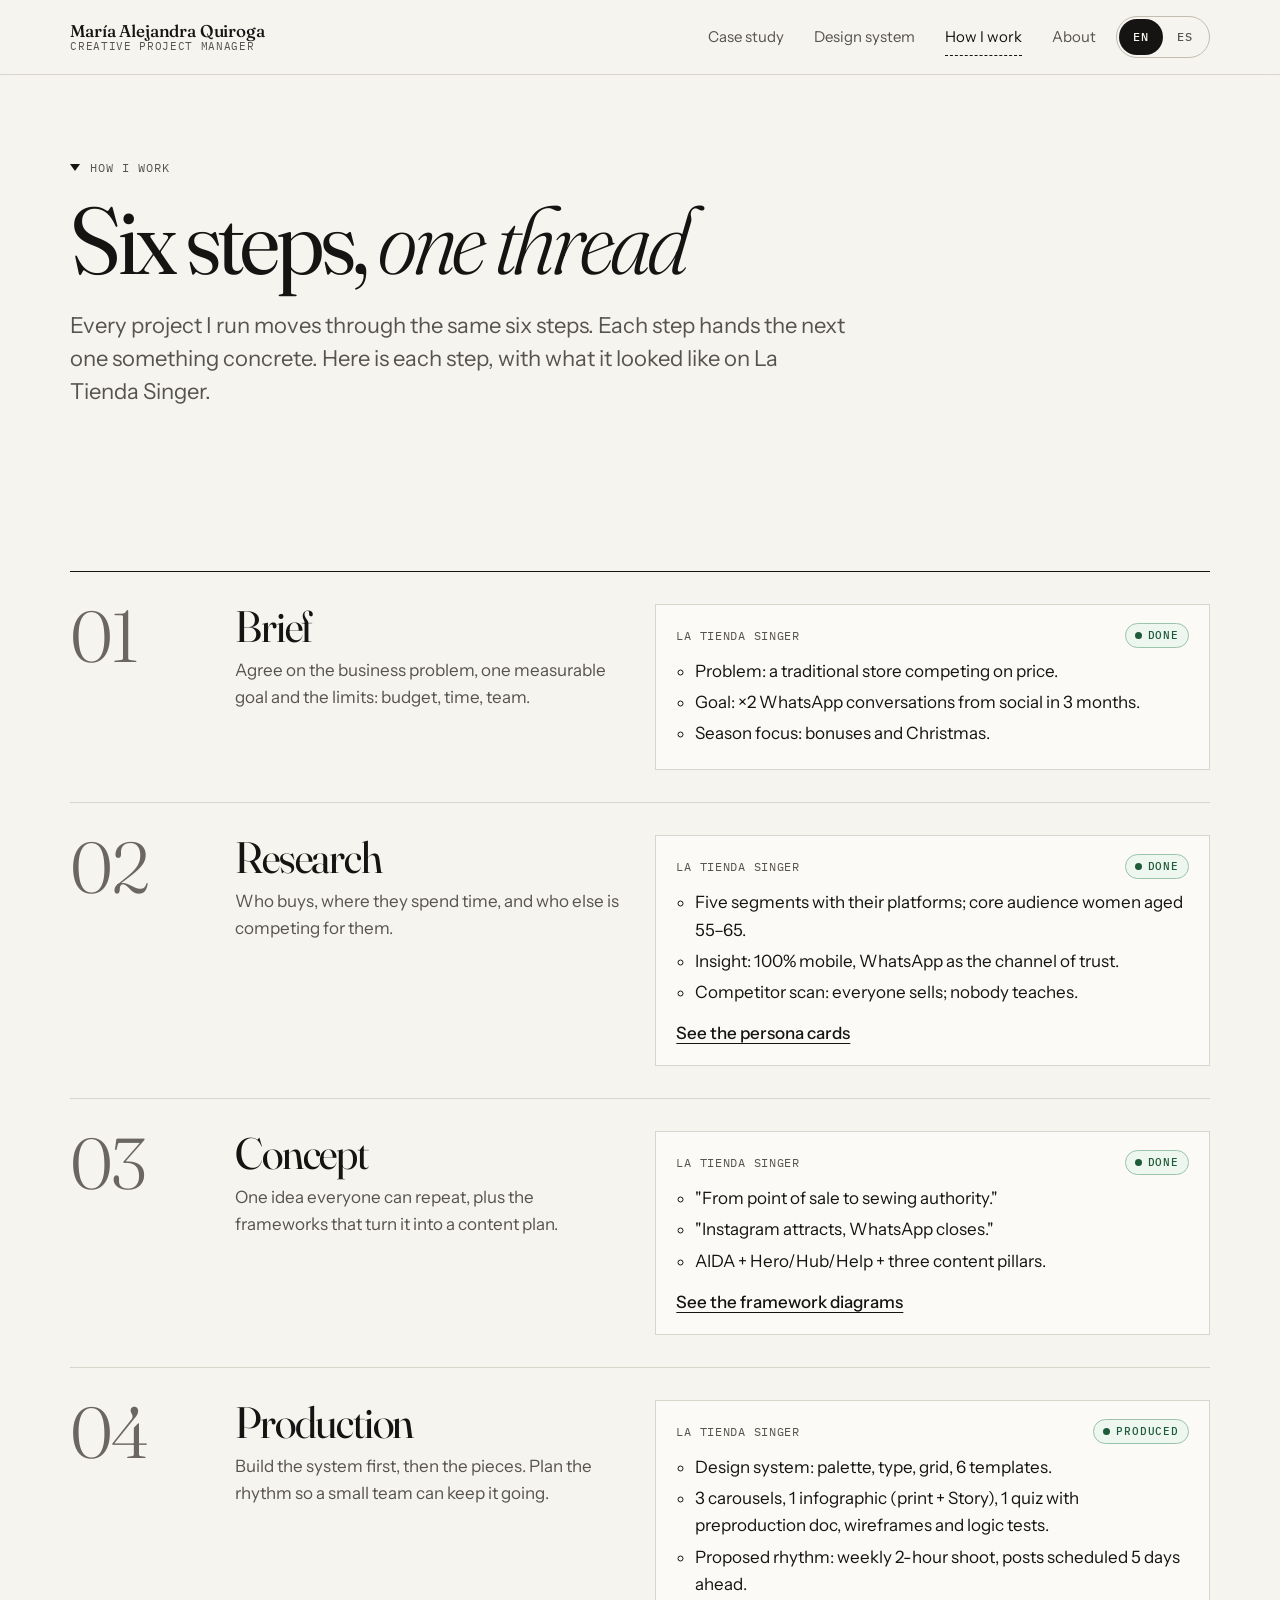
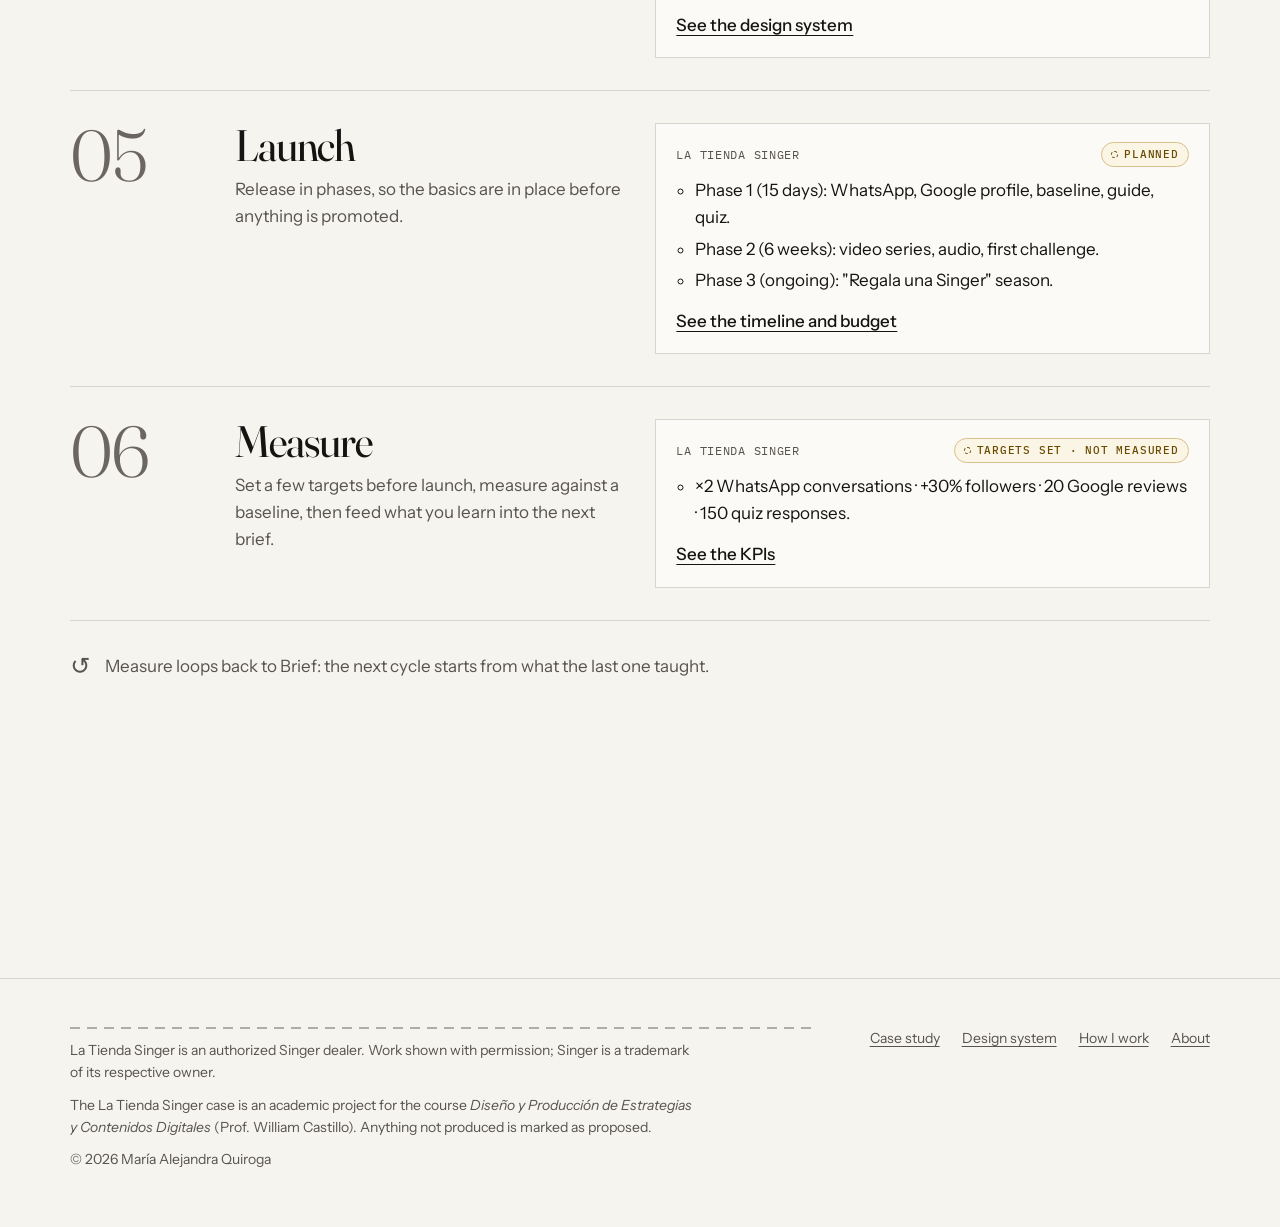
<file: how-i-work.html>
<!doctype html>
<html lang="en" data-lang="en" data-en-title="How I work · María Alejandra Quiroga" data-es-title="Cómo trabajo · María Alejandra Quiroga">
<head>
<meta charset="utf-8">
<meta name="viewport" content="width=device-width, initial-scale=1">
<title>How I work · María Alejandra Quiroga</title>
<meta name="description" content="My creative project management process: brief, research, concept, production, launch and measure, illustrated with the La Tienda Singer case.">
<meta name="theme-color" content="#F6F4EF">
<link rel="icon" href="assets/img/favicon.svg" type="image/svg+xml">
<script>try{var l=new URLSearchParams(location.search).get('lang')||localStorage.getItem('lang');if(l==='es')document.documentElement.setAttribute('data-lang','es')}catch(e){}</script>
<link rel="preconnect" href="https://fonts.googleapis.com"><link rel="preconnect" href="https://fonts.gstatic.com" crossorigin>
<link href="https://fonts.googleapis.com/css2?family=Fraunces:ital,opsz,wght,SOFT@0,9..144,300..600,0..100;1,9..144,300..600,0..100&family=IBM+Plex+Mono:wght@400;500&family=Instrument+Sans:wght@400;500;600&display=swap" rel="stylesheet">
<link rel="stylesheet" href="assets/css/site.css">
</head>
<body>
<a class="skip" href="#main"><span lang="en">Skip to content</span><span lang="es">Saltar al contenido</span></a>

<header class="site-header">
  <div class="wrap">
    <a class="brand" href="./"><b>María Alejandra Quiroga</b><span>Creative Project Manager</span></a>
    <nav class="nav" aria-label="Main" data-es-aria-label="Principal">
      <ul>
        <li><a href="case-singer.html"><span lang="en">Case study</span><span lang="es">Caso</span></a></li>
        <li><a href="design-system.html"><span lang="en">Design system</span><span lang="es">Sistema visual</span></a></li>
        <li><a href="how-i-work.html" aria-current="page"><span lang="en">How I work</span><span lang="es">Cómo trabajo</span></a></li>
        <li><a href="about.html"><span lang="en">About</span><span lang="es">Sobre mí</span></a></li>
      </ul>
    </nav>
    <div class="lang" role="group" aria-label="Language / Idioma">
      <button type="button" data-set-lang="en" aria-pressed="true">EN</button>
      <button type="button" data-set-lang="es" aria-pressed="false">ES</button>
    </div>
  </div>
</header>

<main id="main">
<section class="case-hero wrap">
  <span class="label"><span lang="en">How I work</span><span lang="es">Cómo trabajo</span></span>
  <h1 class="display"><span lang="en">Six steps, <em>one thread</em></span><span lang="es">Seis pasos, <em>un mismo hilo</em></span></h1>
  <p class="lede" style="max-width:52ch"><span lang="en">Every project I run moves through the same six steps. Each step hands the next one something concrete. Here is each step, with what it looked like on La Tienda Singer.</span><span lang="es">Cada proyecto que dirijo pasa por los mismos seis pasos. Cada paso le entrega al siguiente algo concreto. Aquí está cada paso, con cómo se vio en La Tienda Singer.</span></p>
</section>

<section class="section wrap" aria-label="Process" data-es-aria-label="Proceso">
  <ol class="steps">
    <li>
      <span class="num" aria-hidden="true"></span>
      <div><h2 class="h2">Brief</h2><p class="what"><span lang="en">Agree on the business problem, one measurable goal and the limits: budget, time, team.</span><span lang="es">Acordar el problema de negocio, una meta medible y los límites: presupuesto, tiempo, equipo.</span></p></div>
      <div class="example">
        <div class="row"><span class="mono muted">La Tienda Singer</span><span class="chip chip--made"><span lang="en">Done</span><span lang="es">Hecho</span></span></div>
        <ul><li lang="en">Problem: a traditional store competing on price.</li><li lang="es">Problema: una tienda tradicional que compite por precio.</li>
          <li lang="en">Goal: ×2 WhatsApp conversations from social in 3 months.</li><li lang="es">Meta: ×2 conversaciones de WhatsApp desde redes en 3 meses.</li>
          <li lang="en">Season focus: bonuses and Christmas.</li><li lang="es">Foco de temporada: primas y Navidad.</li></ul>
      </div>
    </li>
    <li>
      <span class="num" aria-hidden="true"></span>
      <div><h2 class="h2"><span lang="en">Research</span><span lang="es">Investigación</span></h2><p class="what"><span lang="en">Who buys, where they spend time, and who else is competing for them.</span><span lang="es">Quién compra, dónde pasa su tiempo y quién más compite por esa persona.</span></p></div>
      <div class="example">
        <div class="row"><span class="mono muted">La Tienda Singer</span><span class="chip chip--made"><span lang="en">Done</span><span lang="es">Hecho</span></span></div>
        <ul><li lang="en">Five segments with their platforms; core audience women aged 55–65.</li><li lang="es">Cinco segmentos con sus plataformas; núcleo: mujeres de 55 a 65 años.</li>
          <li lang="en">Insight: 100% mobile, WhatsApp as the channel of trust.</li><li lang="es">Insight: 100 % móvil, WhatsApp como canal de confianza.</li>
          <li lang="en">Competitor scan: everyone sells; nobody teaches.</li><li lang="es">Análisis de competencia: todos venden, nadie enseña.</li></ul>
        <a href="case-singer.html#audience"><span lang="en">See the persona cards</span><span lang="es">Ver las tarjetas de público</span></a>
      </div>
    </li>
    <li>
      <span class="num" aria-hidden="true"></span>
      <div><h2 class="h2"><span lang="en">Concept</span><span lang="es">Concepto</span></h2><p class="what"><span lang="en">One idea everyone can repeat, plus the frameworks that turn it into a content plan.</span><span lang="es">Una idea que todos puedan repetir, y los modelos que la convierten en plan de contenidos.</span></p></div>
      <div class="example">
        <div class="row"><span class="mono muted">La Tienda Singer</span><span class="chip chip--made"><span lang="en">Done</span><span lang="es">Hecho</span></span></div>
        <ul><li lang="en">"From point of sale to sewing authority."</li><li lang="es">"Del punto de venta al referente de costura."</li>
          <li lang="en">"Instagram attracts, WhatsApp closes."</li><li lang="es">"Instagram atrae, WhatsApp cierra."</li>
          <li lang="en">AIDA + Hero/Hub/Help + three content pillars.</li><li lang="es">AIDA + 3H de Google + tres pilares de contenido.</li></ul>
        <a href="case-singer.html#framework"><span lang="en">See the framework diagrams</span><span lang="es">Ver los diagramas</span></a>
      </div>
    </li>
    <li>
      <span class="num" aria-hidden="true"></span>
      <div><h2 class="h2"><span lang="en">Production</span><span lang="es">Producción</span></h2><p class="what"><span lang="en">Build the system first, then the pieces. Plan the rhythm so a small team can keep it going.</span><span lang="es">Primero el sistema, después las piezas. Planear el ritmo para que un equipo pequeño lo sostenga.</span></p></div>
      <div class="example">
        <div class="row"><span class="mono muted">La Tienda Singer</span><span class="chip chip--made"><span lang="en">Produced</span><span lang="es">Producido</span></span></div>
        <ul><li lang="en">Design system: palette, type, grid, 6 templates.</li><li lang="es">Sistema visual: paleta, tipografía, retícula, 6 plantillas.</li>
          <li lang="en">3 carousels, 1 infographic (print + Story), 1 quiz with preproduction doc, wireframes and logic tests.</li><li lang="es">3 carruseles, 1 infografía (impresa + historia), 1 test con documento de preproducción, wireframes y pruebas de lógica.</li>
          <li lang="en">Proposed rhythm: weekly 2-hour shoot, posts scheduled 5 days ahead.</li><li lang="es">Ritmo propuesto: grabación semanal de 2 horas, publicaciones programadas con 5 días de anticipación.</li></ul>
        <a href="design-system.html"><span lang="en">See the design system</span><span lang="es">Ver el sistema visual</span></a>
      </div>
    </li>
    <li>
      <span class="num" aria-hidden="true"></span>
      <div><h2 class="h2"><span lang="en">Launch</span><span lang="es">Lanzamiento</span></h2><p class="what"><span lang="en">Release in phases, so the basics are in place before anything is promoted.</span><span lang="es">Salir por fases: lo básico listo antes de promocionar.</span></p></div>
      <div class="example">
        <div class="row"><span class="mono muted">La Tienda Singer</span><span class="chip chip--plan"><span lang="en">Planned</span><span lang="es">Planeado</span></span></div>
        <ul><li lang="en">Phase 1 (15 days): WhatsApp, Google profile, baseline, guide, quiz.</li><li lang="es">Fase 1 (15 días): WhatsApp, perfil de Google, línea base, guía, test.</li>
          <li lang="en">Phase 2 (6 weeks): video series, audio, first challenge.</li><li lang="es">Fase 2 (mes y medio): serie en video, audio, primer reto.</li>
          <li lang="en">Phase 3 (ongoing): "Regala una Singer" season.</li><li lang="es">Fase 3 (continuo): temporada "Regala una Singer".</li></ul>
        <a href="case-singer.html#pm"><span lang="en">See the timeline and budget</span><span lang="es">Ver cronograma y presupuesto</span></a>
      </div>
    </li>
    <li>
      <span class="num" aria-hidden="true"></span>
      <div><h2 class="h2"><span lang="en">Measure</span><span lang="es">Medir</span></h2><p class="what"><span lang="en">Set a few targets before launch, measure against a baseline, then feed what you learn into the next brief.</span><span lang="es">Fijar pocas metas antes de salir, medir contra una línea base y llevar lo aprendido al siguiente brief.</span></p></div>
      <div class="example">
        <div class="row"><span class="mono muted">La Tienda Singer</span><span class="chip chip--plan"><span lang="en">Targets set · not measured</span><span lang="es">Metas fijadas · sin medir</span></span></div>
        <ul><li lang="en">×2 WhatsApp conversations · +30% followers · 20 Google reviews · 150 quiz responses.</li><li lang="es">×2 conversaciones de WhatsApp · +30 % seguidores · 20 reseñas en Google · 150 respuestas al test.</li></ul>
        <a href="case-singer.html#kpis"><span lang="en">See the KPIs</span><span lang="es">Ver los KPI</span></a>
      </div>
    </li>
  </ol>
  <p class="loop-note"><span aria-hidden="true" style="font-size:1.5rem;line-height:1">↺</span><span lang="en">Measure loops back to Brief: the next cycle starts from what the last one taught.</span><span lang="es">Medir vuelve a Brief: el siguiente ciclo empieza con lo que enseñó el anterior.</span></p>
</section>
</main>

<footer class="site-footer">
  <div class="wrap">
    <div class="legal">
      <hr class="stitch">
      <p lang="en">La Tienda Singer is an authorized Singer dealer. Work shown with permission; Singer is a trademark of its respective owner.</p>
      <p lang="es">La Tienda Singer es un distribuidor autorizado Singer. Trabajo mostrado con permiso; Singer es una marca registrada de su respectivo titular.</p>
      <p lang="en">The La Tienda Singer case is an academic project for the course <i>Diseño y Producción de Estrategias y Contenidos Digitales</i> (Prof. William Castillo). Anything not produced is marked as proposed.</p>
      <p lang="es">El caso La Tienda Singer es un proyecto académico de la materia <i>Diseño y Producción de Estrategias y Contenidos Digitales</i> (prof. William Castillo). Todo lo que no se produjo está marcado como propuesto.</p>
      <p>© 2026 María Alejandra Quiroga</p>
    </div>
    <nav aria-label="Footer" data-es-aria-label="Pie de página">
      <ul>
        <li><a href="case-singer.html"><span lang="en">Case study</span><span lang="es">Caso</span></a></li>
        <li><a href="design-system.html"><span lang="en">Design system</span><span lang="es">Sistema visual</span></a></li>
        <li><a href="how-i-work.html"><span lang="en">How I work</span><span lang="es">Cómo trabajo</span></a></li>
        <li><a href="about.html"><span lang="en">About</span><span lang="es">Sobre mí</span></a></li>
      </ul>
    </nav>
  </div>
</footer>
<script src="assets/js/site.js" defer></script>
</body>
</html>
</file>
<file: assets/css/site.css>
/* =========================================================
   Portfolio · María Alejandra Quiroga
   Neutral "paper & ink" identity. Client colours appear only
   where the work appears (--work-*), never as site chrome.
   Motifs: stitch lines (dividers), pattern-paper grid (texture),
   notches (section labels), thread (reading progress).
   Mobile-first: base styles are for phones; min-width queries add.
   ========================================================= */

:root {
  --paper: #F6F4EF;
  --paper-2: #EEEBE4;
  --card: #FBFAF7;
  --ink: #151413;
  --ink-2: #57534D;      /* 6.95:1 on paper */
  --ink-3: #6B665F;      /* 5.18:1 on paper */
  --line: #DAD5CB;
  --line-2: #C2BCB1;
  --grid: rgba(21, 20, 19, .055);
  --grid-2: rgba(21, 20, 19, .028);

  /* Work accents (La Tienda Singer production palette) */
  --work-red: #D7192A;
  --work-red-dark: #A50F1D;
  --work-blue: #1E3A8A;
  --work-cream: #FFF7F3;

  --f-display: "Fraunces", "Iowan Old Style", Georgia, serif;
  --f-text: "Instrument Sans", system-ui, -apple-system, "Segoe UI", sans-serif;
  --f-mono: "IBM Plex Mono", ui-monospace, "Cascadia Mono", Consolas, monospace;

  --pad: clamp(20px, 5.5vw, 72px);
  --max: 1360px;
  --section: clamp(72px, 11vw, 168px);
  --radius: 4px;
}

*, *::before, *::after { box-sizing: border-box; }
html { -webkit-text-size-adjust: 100%; scroll-padding-top: 88px; }
body {
  margin: 0;
  background: var(--paper);
  color: var(--ink);
  font: 400 1.0625rem/1.6 var(--f-text);
  font-feature-settings: "ss01";
  -webkit-font-smoothing: antialiased;
  text-rendering: optimizeLegibility;
  overflow-x: hidden;
}
img { max-width: 100%; height: auto; display: block; }
a { color: inherit; text-decoration-thickness: 1px; text-underline-offset: .22em; }
a:hover { text-decoration-thickness: 2px; }
:focus-visible { outline: 2px solid var(--ink); outline-offset: 3px; border-radius: 2px; }
::selection { background: var(--ink); color: var(--paper); }

/* ---------- Language toggle (EN default) ---------- */
html[data-lang="en"] body [lang="es"],
html[data-lang="es"] body [lang="en"] { display: none !important; }

/* ---------- Utilities ---------- */
.wrap { width: 100%; max-width: var(--max); margin-inline: auto; padding-inline: var(--pad); }
.sr-only { position: absolute !important; width: 1px; height: 1px; padding: 0; margin: -1px; overflow: hidden; clip: rect(0 0 0 0); white-space: nowrap; border: 0; }
.skip { position: absolute; left: 12px; top: -60px; z-index: 100; background: var(--ink); color: var(--paper); padding: 10px 16px; border-radius: var(--radius); }
.skip:focus { top: 12px; }
.mono { font-family: var(--f-mono); font-size: .75rem; letter-spacing: .06em; text-transform: uppercase; }
.muted { color: var(--ink-2); }

/* Stitch line: the site's divider */
.stitch {
  height: 1.5px; border: 0; margin: 0;
  background: repeating-linear-gradient(90deg, var(--ink) 0 10px, transparent 10px 17px);
  opacity: .32;
}
.stitch--red { background: repeating-linear-gradient(90deg, var(--work-red) 0 10px, transparent 10px 17px); opacity: .7; }

/* Pattern-paper grid texture */
.paper-grid {
  background-color: var(--paper-2);
  background-image:
    linear-gradient(var(--grid) 1px, transparent 1px),
    linear-gradient(90deg, var(--grid) 1px, transparent 1px),
    linear-gradient(var(--grid-2) 1px, transparent 1px),
    linear-gradient(90deg, var(--grid-2) 1px, transparent 1px);
  background-size: 120px 120px, 120px 120px, 24px 24px, 24px 24px;
  background-position: -1px -1px;
}

/* ---------- Header ---------- */
.site-header {
  position: sticky; top: 0; z-index: 50;
  background: color-mix(in srgb, var(--paper) 92%, transparent);
  backdrop-filter: saturate(1.2) blur(8px);
  -webkit-backdrop-filter: saturate(1.2) blur(8px);
  border-bottom: 1px solid var(--line);
}
.site-header .wrap { display: flex; flex-wrap: wrap; align-items: center; gap: 4px 20px; padding-block: 12px; }
.brand { text-decoration: none; display: flex; flex-direction: column; line-height: 1.15; margin-right: auto; }
.brand b { font: 500 1.0625rem/1.15 var(--f-display); letter-spacing: -.01em; }
.brand span { font-family: var(--f-mono); font-size: .6875rem; letter-spacing: .06em; text-transform: uppercase; color: var(--ink-2); }
.nav { order: 3; width: 100%; overflow-x: auto; scrollbar-width: none; margin-inline: calc(var(--pad) * -1); padding-inline: var(--pad); }
.nav::-webkit-scrollbar { display: none; }
.nav ul { display: flex; gap: 22px; list-style: none; margin: 0; padding: 6px 0 2px; white-space: nowrap; }
.nav a { text-decoration: none; font-size: .9375rem; color: var(--ink-2); padding: 6px 0; display: inline-block; border-bottom: 1.5px solid transparent; }
.nav a:hover { color: var(--ink); }
.nav a[aria-current="page"] { color: var(--ink); border-bottom: 1.5px dashed var(--ink); }
.lang { display: inline-flex; border: 1px solid var(--line-2); border-radius: 999px; padding: 2px; }
.lang button {
  font: 500 .75rem/1 var(--f-mono); letter-spacing: .06em; border: 0; background: transparent; color: var(--ink-2);
  min-width: 44px; min-height: 36px; border-radius: 999px; cursor: pointer;
}
.lang button[aria-pressed="true"] { background: var(--ink); color: var(--paper); }
@media (min-width: 900px) {
  .site-header .wrap { flex-wrap: nowrap; padding-block: 16px; }
  .nav { order: 0; width: auto; margin: 0; padding: 0; overflow: visible; }
  .nav ul { gap: 30px; padding: 0; }
}

/* Thread: reading progress (case study) */
.thread { position: fixed; left: 0; top: 0; height: 2px; width: 100%; z-index: 60; pointer-events: none; transform-origin: 0 50%; transform: scaleX(var(--p, 0));
  background: repeating-linear-gradient(90deg, var(--work-red) 0 10px, transparent 10px 15px); }

/* ---------- Type ---------- */
h1, h2, h3, h4 { margin: 0; font-weight: 400; text-wrap: balance; }
.display {
  font: 380 clamp(2.75rem, 9vw, 7.5rem)/.95 var(--f-display);
  font-variation-settings: "opsz" 144, "SOFT" 30;
  letter-spacing: -.035em;
}
.display em { font-style: italic; font-weight: 300; }
.h2 { font: 400 clamp(2rem, 5.2vw, 4rem)/1.02 var(--f-display); font-variation-settings: "opsz" 120; letter-spacing: -.028em; }
.h2 em { font-style: italic; font-weight: 300; }
.h3 { font: 500 clamp(1.35rem, 2.4vw, 1.75rem)/1.18 var(--f-display); letter-spacing: -.015em; }
.h4 { font: 600 1.0625rem/1.3 var(--f-text); }
.lede { font: 400 clamp(1.125rem, 1.9vw, 1.375rem)/1.5 var(--f-text); color: var(--ink-2); max-width: 40ch; text-wrap: pretty; }
.prose p { max-width: 62ch; margin: 0 0 1em; text-wrap: pretty; }
.prose p:last-child { margin-bottom: 0; }

/* Section label with a pattern notch (small triangle) */
.label { display: inline-flex; align-items: center; gap: 10px; font-family: var(--f-mono); font-size: .75rem; letter-spacing: .08em; text-transform: uppercase; color: var(--ink-2); }
.label::before { content: ""; width: 0; height: 0; border-left: 5px solid transparent; border-right: 5px solid transparent; border-top: 7px solid var(--ink); }

/* ---------- Sections ---------- */
.section { padding-block: var(--section); }
.section + .section { padding-top: 0; }
.section__head { display: grid; gap: 20px; margin-bottom: clamp(40px, 6vw, 80px); }
.section__head .h2 { max-width: 18ch; }
@media (min-width: 900px) {
  .section__head { grid-template-columns: repeat(12, 1fr); column-gap: 24px; align-items: start; }
  .section__head .label { grid-column: 1 / 4; padding-top: .9em; }
  .section__head > :not(.label) { grid-column: 4 / 13; }
}
.cols { display: grid; gap: 24px; }
@media (min-width: 700px) { .cols--2 { grid-template-columns: 1fr 1fr; } .cols--3 { grid-template-columns: repeat(2, 1fr); } }
@media (min-width: 1000px) { .cols--3 { grid-template-columns: repeat(3, 1fr); } .cols--4 { grid-template-columns: repeat(4, 1fr); } }
@media (min-width: 700px) and (max-width: 999px) { .cols--4 { grid-template-columns: repeat(2, 1fr); } }

/* ---------- Status chips (honesty markers) ---------- */
.chip { display: inline-flex; align-items: center; gap: 6px; font: 500 .6875rem/1 var(--f-mono); letter-spacing: .07em; text-transform: uppercase;
  padding: 6px 9px; border-radius: 999px; border: 1px solid var(--line-2); color: var(--ink-2); background: var(--card); white-space: nowrap; }
.chip::before { content: ""; width: 7px; height: 7px; border-radius: 50%; background: currentColor; }
.chip--made { color: #1D5B3A; border-color: #9CC3AC; background: #EEF6F0; }
.chip--plan { color: #6A4A00; border-color: #D8C08A; background: #FBF5E6; }
.chip--plan::before { background: transparent; border: 1.5px dashed currentColor; }

/* ---------- Placeholder block ---------- */
.ph { border: 1.5px dashed var(--line-2); border-radius: var(--radius); padding: 20px; background: repeating-linear-gradient(-45deg, transparent 0 12px, rgba(21,20,19,.025) 12px 24px); color: var(--ink-2); }
.ph .mono { color: #6A4A00; display: block; margin-bottom: 8px; }
.ph p { margin: 0; }
.ph-inline { font-family: var(--f-mono); font-size: .9em; background: #FBF5E6; color: #6A4A00; padding: 1px 6px; border-radius: 3px; border: 1px dashed #D8C08A; }

/* ---------- Pattern piece card (seam allowance + notch) ---------- */
.piece { position: relative; background: var(--card); border: 1px solid var(--line); padding: 28px 24px 24px; }
.piece::before { content: ""; position: absolute; inset: 7px; border: 1px dashed var(--line); pointer-events: none; }
.piece::after { content: ""; position: absolute; top: -1px; left: 50%; translate: -50% 0; border-left: 6px solid transparent; border-right: 6px solid transparent; border-top: 8px solid var(--line-2); }

/* ---------- Figures ---------- */
figure { margin: 0; }
figcaption { margin-top: 12px; font-family: var(--f-mono); font-size: .75rem; letter-spacing: .03em; color: var(--ink-2); line-height: 1.5; }
.shot { box-shadow: 0 1px 2px rgba(21,20,19,.08), 0 12px 32px -12px rgba(21,20,19,.28); background: #fff; }

/* ---------- Buttons / links ---------- */
.btn { display: inline-flex; align-items: center; gap: 10px; min-height: 48px; padding: 12px 22px; border-radius: 999px; background: var(--ink); color: var(--paper); text-decoration: none; font-weight: 500; }
.btn:hover { background: #33302D; }
.btn--ghost { background: transparent; color: var(--ink); border: 1px solid var(--ink); }
.btn--ghost:hover { background: var(--ink); color: var(--paper); }
.arrow-link { font-weight: 500; text-decoration: none; border-bottom: 1.5px dashed currentColor; padding-bottom: 2px; }
.arrow-link::after { content: " →"; }

/* ---------- Footer ---------- */
.site-footer { margin-top: var(--section); border-top: 1px solid var(--line); padding-block: 48px 56px; font-size: .875rem; color: var(--ink-2); }
.site-footer .wrap { display: grid; gap: 28px; }
.site-footer p { margin: 0; max-width: 70ch; }
.site-footer .legal { display: grid; gap: 10px; }
.site-footer nav ul { list-style: none; padding: 0; margin: 0; display: flex; flex-wrap: wrap; gap: 8px 22px; }
@media (min-width: 900px) { .site-footer .wrap { grid-template-columns: 2fr 1fr; } .site-footer nav ul { justify-content: flex-end; } }

/* =========================================================
   HOME
   ========================================================= */
.hero { padding-block: clamp(28px, 6vw, 96px) clamp(56px, 8vw, 120px); }
.hero__grid { display: grid; gap: 28px; }
.hero__role { display: flex; flex-wrap: wrap; gap: 10px 16px; align-items: center; margin-bottom: 18px; }
.hero .display { margin-bottom: 18px; }
.hero .lede { margin: 0 0 24px; }
.hero__actions { display: flex; flex-wrap: wrap; gap: 12px; }
.hero__visual { position: relative; padding: clamp(18px, 4vw, 48px); border: 1px solid var(--line); }
.hero__visual img { width: 100%; max-height: 46vh; object-fit: cover; object-position: top; }
.hero__visual figcaption { display: flex; justify-content: space-between; gap: 12px; flex-wrap: wrap; }
@media (min-width: 900px) {
  .hero__grid { grid-template-columns: repeat(12, 1fr); column-gap: 24px; align-items: end; }
  .hero__text { grid-column: 1 / 8; padding-bottom: 12px; }
  .hero__visual { grid-column: 8 / 13; }
  .hero__visual img { max-height: none; aspect-ratio: auto; }
}

.work-card { display: grid; gap: 24px; text-decoration: none; padding-block: 36px; border-top: 1px solid var(--line); }
.work-card:hover .h2 { text-decoration: underline; text-decoration-style: dashed; text-decoration-thickness: 1.5px; text-underline-offset: .12em; }
.work-card__meta { display: flex; flex-wrap: wrap; gap: 8px; }
.work-card__strip { display: grid; grid-template-columns: repeat(3, 1fr); gap: 10px; }
.work-card__strip img { aspect-ratio: 4 / 5; object-fit: cover; width: 100%; }
@media (min-width: 900px) {
  .work-card { grid-template-columns: 5fr 7fr; column-gap: 48px; align-items: center; }
}
.next-slot { border-top: 1px solid var(--line); padding-block: 28px; display: flex; gap: 16px; align-items: center; justify-content: space-between; flex-wrap: wrap; }

.two-proofs { display: grid; gap: 0; border-top: 1px solid var(--line); }
.two-proofs > div { padding-block: 32px; border-bottom: 1px solid var(--line); }
.two-proofs ul { padding-left: 1.1em; margin: 14px 0 20px; color: var(--ink-2); }
.two-proofs li { margin-bottom: 4px; }
@media (min-width: 900px) { .two-proofs { grid-template-columns: 1fr 1fr; } .two-proofs > div { padding: 40px 40px 40px 0; } .two-proofs > div + div { padding-left: 40px; border-left: 1px solid var(--line); } }

/* =========================================================
   CASE STUDY
   ========================================================= */
.case-hero { padding-block: clamp(28px, 6vw, 88px) 0; }
.case-hero .display { font-size: clamp(2.5rem, 7.4vw, 6.25rem); max-width: 14ch; margin: 16px 0 24px; }
.facts { display: grid; grid-template-columns: repeat(2, 1fr); gap: 0; border-top: 1px solid var(--line); margin-top: 40px; }
.facts div { padding: 16px 12px 16px 0; border-bottom: 1px solid var(--line); }
.facts dt { font-family: var(--f-mono); font-size: .6875rem; letter-spacing: .08em; text-transform: uppercase; color: var(--ink-2); margin-bottom: 4px; }
.facts dd { margin: 0; font-size: .9375rem; }
@media (min-width: 900px) { .facts { grid-template-columns: repeat(4, 1fr); } .facts div { padding-right: 24px; } }

.honesty { margin-top: 28px; display: flex; gap: 14px; align-items: flex-start; padding: 16px 18px; border: 1px solid #D8C08A; background: #FBF5E6; color: #4F3A06; border-radius: var(--radius); font-size: .9375rem; }
.honesty .chips { display: flex; gap: 6px; flex-wrap: wrap; margin-top: 8px; }

.toc { margin-top: 48px; }
.toc ol { list-style: none; padding: 0; margin: 12px 0 0; display: grid; grid-template-columns: 1fr; border-top: 1px solid var(--line); counter-reset: t; }
.toc li { counter-increment: t; border-bottom: 1px solid var(--line); }
.toc a { display: flex; gap: 14px; padding: 12px 0; text-decoration: none; }
.toc a::before { content: counter(t, decimal-leading-zero); font-family: var(--f-mono); font-size: .75rem; color: var(--ink-3); padding-top: .2em; }
.toc a:hover { text-decoration: underline dashed; }
@media (min-width: 700px) { .toc ol { grid-template-columns: 1fr 1fr; column-gap: 32px; } }
@media (min-width: 1100px) { .toc ol { grid-template-columns: repeat(3, 1fr); } }

/* Challenge: tension pair */
.tension { display: grid; gap: 16px; }
.tension > div { padding: 28px 24px; border: 1px solid var(--line); background: var(--card); }
.tension > div:last-child { background: var(--ink); color: var(--paper); border-color: var(--ink); }
.tension > div:last-child .mono { color: #CFC9BE; }
.tension .h3 { margin: 10px 0 10px; }
.tension p { margin: 0; }
@media (min-width: 900px) { .tension { grid-template-columns: 1fr 1fr; gap: 0; } }

/* Role */
.role { display: grid; gap: 24px; }
.role ul { list-style: none; padding: 0; margin: 0; }
.role li { padding: 14px 0; border-top: 1px solid var(--line); display: grid; gap: 6px; }
.role li:last-child { border-bottom: 1px solid var(--line); }
.role li .row { display: flex; justify-content: space-between; gap: 12px; align-items: baseline; flex-wrap: wrap; }
@media (min-width: 900px) { .role { grid-template-columns: 1fr 1fr; gap: 48px; } }

/* Personas */
.personas { display: grid; gap: 18px; }
@media (min-width: 700px) { .personas { grid-template-columns: repeat(2, 1fr); } }
@media (min-width: 1100px) { .personas { grid-template-columns: repeat(6, 1fr); } .personas .piece { grid-column: span 2; } .personas .piece:nth-child(4) { grid-column: 2 / span 2; } }
.piece .num { display: flex; justify-content: space-between; align-items: center; }
.piece .h3 { margin: 18px 0 6px; }
.piece dl { margin: 18px 0 0; display: grid; gap: 10px; }
.piece dt { font-family: var(--f-mono); font-size: .6875rem; letter-spacing: .08em; text-transform: uppercase; color: var(--ink-3); }
.piece dd { margin: 2px 0 0; }
.tags { display: flex; flex-wrap: wrap; gap: 6px; }
.tag { font-size: .8125rem; padding: 3px 9px; border: 1px solid var(--line-2); border-radius: 999px; background: var(--paper); }
.core { margin-top: 18px; display: grid; gap: 24px; padding: clamp(24px, 4vw, 48px); background: var(--ink); color: var(--paper); }
.core .mono { color: #CFC9BE; }
.core .big { font: 300 clamp(3rem, 9vw, 6rem)/.9 var(--f-display); letter-spacing: -.04em; }
.core p { margin: 0; color: #E6E1D8; max-width: 46ch; }
.phone-insight { display: flex; gap: 18px; align-items: center; }
.phone-insight svg { flex: none; }
@media (min-width: 900px) { .core { grid-template-columns: 1fr 1fr; align-items: center; } }

/* Value flow */
.flow { list-style: none; padding: 0; margin: 0; display: grid; gap: 0; counter-reset: f; position: relative; }
.flow li { position: relative; padding: 0 0 32px 64px; counter-increment: f; }
.flow li::before { content: counter(f, decimal-leading-zero); position: absolute; left: 0; top: 0; width: 44px; height: 44px; border-radius: 50%; display: grid; place-items: center;
  font: 500 .8125rem/1 var(--f-mono); background: var(--work-red); color: #fff; }
.flow li::after { content: ""; position: absolute; left: 21px; top: 50px; bottom: 6px; border-left: 1.5px dashed var(--work-red); opacity: .6; }
.flow li:last-child::after { display: none; }
.flow .h3 { margin: 6px 0 4px; }
.flow p { margin: 0; color: var(--ink-2); }
@media (min-width: 900px) {
  .flow { grid-template-columns: repeat(4, 1fr); gap: 24px; }
  .flow li { padding: 64px 0 0 0; }
  .flow li::after { left: 54px; right: -18px; top: 21px; bottom: auto; border-left: 0; border-top: 1.5px dashed var(--work-red); }
}
.contrast-line { margin-top: 40px; display: grid; gap: 0; border: 1px solid var(--line); }
.contrast-line > div { padding: 20px 22px; }
.contrast-line > div + div { border-top: 1px solid var(--line); background: var(--card); }
.contrast-line s { text-decoration-thickness: 1.5px; color: var(--ink-3); }
@media (min-width: 900px) { .contrast-line { grid-template-columns: 1fr 2fr; } .contrast-line > div + div { border-top: 0; border-left: 1px solid var(--line); } }

/* AIDA funnel */
.frameworks { display: grid; gap: 48px; }
@media (min-width: 1000px) { .frameworks { grid-template-columns: 1fr 1fr; gap: 64px; } }
.funnel { list-style: none; padding: 0; margin: 20px 0 0; display: grid; gap: 6px; }
.funnel li { display: grid; grid-template-columns: 44px 1fr; gap: 14px; align-items: center; background: var(--card); border: 1px solid var(--line); padding: 14px 16px; margin-inline: calc(var(--i) * 5%); }
.funnel b { font: 400 1.75rem/1 var(--f-display); }
.funnel span { color: var(--ink-2); font-size: .9375rem; }
.funnel span strong { color: var(--ink); font-weight: 600; }
.hhh { margin-top: 20px; display: grid; gap: 6px; }
.hhh > div { display: grid; grid-template-columns: 1fr; gap: 8px; padding: 16px; border: 1px solid var(--line); background: var(--card); }
.hhh .bar { height: 8px; background: repeating-linear-gradient(90deg, var(--ink) 0 var(--w), transparent var(--w) calc(var(--w) + var(--g))); opacity: .75; }
.hhh .row { display: flex; justify-content: space-between; gap: 10px; align-items: baseline; flex-wrap: wrap; }
.hhh .h3 { font-size: 1.375rem; }
.hhh p { margin: 0; color: var(--ink-2); font-size: .9375rem; }
.pillars { margin-top: 56px; display: grid; gap: 0; border-top: 1px solid var(--ink); }
.pillars > div { padding: 22px 0; border-bottom: 1px solid var(--line); }
.pillars .h3 { margin: 8px 0 6px; }
.pillars p { margin: 0; color: var(--ink-2); }
@media (min-width: 900px) { .pillars { grid-template-columns: repeat(3, 1fr); } .pillars > div { padding: 26px 28px 26px 0; border-bottom: 0; } .pillars > div + div { border-left: 1px solid var(--line); padding-left: 28px; } }

/* Channel ecosystem */
.eco { display: grid; gap: 14px; }
.eco__col h3 { margin-bottom: 12px; }
.eco__list { list-style: none; padding: 0; margin: 0; display: grid; gap: 8px; }
.eco__list li { background: var(--card); border: 1px solid var(--line); padding: 12px 14px; display: grid; gap: 2px; }
.eco__list li b { font-weight: 600; }
.eco__list li > span { color: var(--ink-2); font-size: .875rem; }
.eco__list li.is-lead { border-color: var(--ink); box-shadow: inset 3px 0 0 var(--work-red); }
.eco__arrow { display: grid; place-items: center; color: var(--ink-2); }
.eco__arrow svg { transform: rotate(90deg); }
.eco__node { padding: 22px; border: 1.5px solid var(--ink); background: var(--card); display: grid; gap: 8px; }
.eco__node--wa { background: var(--ink); color: var(--paper); }
.eco__node--wa .muted, .eco__node--wa .mono { color: #CFC9BE; }
.eco__node ul { margin: 6px 0 0; padding-left: 1.1em; font-size: .9rem; }
.eco__close { display: grid; gap: 14px; }
.eco__loop { margin-top: 18px; padding: 20px 22px; border: 1.5px dashed var(--line-2); }
.eco__loop ul { list-style: none; margin: 12px 0 0; padding: 0; display: flex; flex-wrap: wrap; gap: 8px; }
@media (min-width: 1000px) {
  .eco { grid-template-columns: 1.25fr 56px 1fr 56px 1fr; align-items: center; gap: 0; }
  .eco__arrow svg { transform: none; }
  .eco__col--channels { position: relative; padding-right: 0; }
}
.slogan { font: 300 clamp(2rem, 5vw, 3.5rem)/1.05 var(--f-display); letter-spacing: -.03em; margin-bottom: 40px; }
.slogan em { font-style: italic; }

/* Gallery */
.gallery-group { padding-block: 40px; border-top: 1px solid var(--line); }
.gallery-group:first-of-type { border-top: 1px solid var(--ink); }
.gallery-group__head { display: grid; gap: 16px; margin-bottom: 24px; }
.gallery-group__head .row { display: flex; gap: 10px; align-items: center; flex-wrap: wrap; }
@media (min-width: 900px) { .gallery-group__head { grid-template-columns: 5fr 7fr; gap: 48px; } }
.decision { border-left: 1.5px dashed var(--ink); padding-left: 16px; }
.decision .mono { color: var(--ink-2); display: block; margin-bottom: 6px; }
.decision p { margin: 0 0 .6em; max-width: 60ch; }
.decision ul { margin: 0; padding-left: 1.1em; }
.decision li { margin-bottom: 4px; }

.strip { display: grid; grid-auto-flow: column; grid-auto-columns: min(72%, 300px); gap: 14px; overflow-x: auto; scroll-snap-type: x mandatory; padding: 4px 4px 18px; margin-inline: -4px;
  scrollbar-width: thin; scrollbar-color: var(--line-2) transparent; overscroll-behavior-x: contain; }
.strip > * { scroll-snap-align: start; }
.strip img { width: 100%; aspect-ratio: 4 / 5; object-fit: cover; }
.strip--phone { grid-auto-columns: min(56%, 230px); }
.strip--phone img { aspect-ratio: 750 / 1624; border-radius: 14px; }
.strip-hint { font-family: var(--f-mono); font-size: .6875rem; letter-spacing: .06em; text-transform: uppercase; color: var(--ink-3); margin-top: 4px; }
.carousel + .carousel { margin-top: 32px; }
.carousel__title { display: flex; justify-content: space-between; gap: 12px; align-items: baseline; margin-bottom: 12px; flex-wrap: wrap; }

.formats { display: grid; gap: 24px; align-items: end; }
.formats figure:first-child img { width: 100%; }
@media (min-width: 700px) { .formats { grid-template-columns: 1.55fr 1fr; } }

.planned { display: grid; gap: 18px; }
@media (min-width: 900px) { .planned { grid-template-columns: repeat(3, 1fr); } }
.planned .ph { min-height: 100%; display: grid; gap: 12px; align-content: start; }
.planned .ph .h3 { color: var(--ink); }
.wave { height: 44px; width: 100%; color: var(--line-2); }

/* PM */
.timeline { display: grid; gap: 10px; }
.phase { border: 1px solid var(--line); background: var(--card); padding: 20px; display: grid; gap: 8px; }
.phase .row { display: flex; justify-content: space-between; align-items: baseline; gap: 10px; flex-wrap: wrap; }
.phase ul { margin: 4px 0 0; padding-left: 1.1em; color: var(--ink-2); font-size: .9375rem; }
.phase--3 { border-style: dashed; }
.scale { display: none; }
@media (min-width: 900px) {
  .timeline { grid-template-columns: minmax(240px, 15fr) 45fr 40fr; gap: 0; }
  .phase + .phase { border-left: 0; }
  .phase--3 { background: linear-gradient(90deg, var(--card), var(--paper)); }
  .scale { display: grid; grid-template-columns: minmax(240px, 15fr) 45fr 40fr; margin-bottom: 8px; font-family: var(--f-mono); font-size: .6875rem; color: var(--ink-3); letter-spacing: .05em; }
  .scale span { border-left: 1px solid var(--line-2); padding-left: 6px; }
}
.money { display: grid; gap: 18px; }
.money .piece .big { font: 300 clamp(2.5rem, 6vw, 4.25rem)/1 var(--f-display); letter-spacing: -.035em; margin: 14px 0 6px; }
.money .piece .big small { font: 500 .875rem/1 var(--f-mono); letter-spacing: .06em; margin-left: 6px; color: var(--ink-2); }
.money .piece p { margin: 0; color: var(--ink-2); }
@media (min-width: 900px) { .money { grid-template-columns: 1fr 1fr 1fr; } }

.subhead { display: flex; align-items: baseline; justify-content: space-between; gap: 12px; flex-wrap: wrap; margin: clamp(56px, 8vw, 96px) 0 20px; padding-bottom: 12px; border-bottom: 1px solid var(--ink); }

.rhythm { display: grid; gap: 0; border: 1px solid var(--line); }
.rhythm > div { padding: 22px; display: grid; gap: 6px; align-content: start; }
.rhythm > div + div { border-top: 1px solid var(--line); }
.rhythm .big { font: 300 2.75rem/1 var(--f-display); letter-spacing: -.03em; }
.rhythm p { margin: 0; color: var(--ink-2); font-size: .9375rem; }
@media (min-width: 900px) { .rhythm { grid-template-columns: repeat(4, 1fr); } .rhythm > div + div { border-top: 0; border-left: 1px solid var(--line); } }

.kit { display: grid; gap: 18px; }
.kit h3 { margin-bottom: 10px; }
.kit ul { list-style: none; padding: 0; margin: 0; }
.kit li { padding: 9px 0; border-top: 1px dashed var(--line-2); }
@media (min-width: 900px) { .kit { grid-template-columns: repeat(3, 1fr); gap: 40px; } }

.market { display: grid; gap: 16px; }
.market__side { padding: 22px; border: 1px solid var(--line); background: var(--card); }
.market__side ul { list-style: none; padding: 0; margin: 12px 0 0; }
.market__side li { padding: 9px 0; border-top: 1px solid var(--line); }
.market__side li > span { display: block; color: var(--ink-2); font-size: .875rem; }
.market__gap { padding: 26px; display: grid; place-content: center; text-align: center; gap: 10px; border: 1.5px dashed var(--work-red); color: var(--ink); }
.market__gap .h3 { font-style: italic; }
@media (min-width: 900px) { .market { grid-template-columns: 1fr .8fr 1fr; align-items: stretch; } }

/* KPIs */
.kpis { display: grid; gap: 0; border-top: 1px solid var(--ink); }
.kpi { padding: 24px 0; border-bottom: 1px solid var(--line); display: grid; gap: 8px; }
.kpi .big { font: 300 clamp(3rem, 7vw, 5rem)/.9 var(--f-display); letter-spacing: -.045em; }
.kpi .row { display: flex; gap: 8px; flex-wrap: wrap; }
.kpi dl { display: grid; grid-template-columns: auto 1fr; gap: 2px 14px; margin: 6px 0 0; font-size: .875rem; }
.kpi dt { font-family: var(--f-mono); font-size: .6875rem; letter-spacing: .06em; text-transform: uppercase; color: var(--ink-3); padding-top: .2em; }
.kpi dd { margin: 0; color: var(--ink-2); }
@media (min-width: 700px) { .kpis { grid-template-columns: 1fr 1fr; } .kpi { padding: 28px 24px 28px 0; } .kpi:nth-child(even) { padding-left: 24px; border-left: 1px solid var(--line); } }
@media (min-width: 1100px) { .kpis { grid-template-columns: repeat(4, 1fr); } .kpi:nth-child(n) { padding: 28px 20px; border-left: 1px solid var(--line); } .kpi:first-child { border-left: 0; padding-left: 0; } }

/* Reflection */
.reflect { display: grid; gap: 18px; }
@media (min-width: 900px) { .reflect { grid-template-columns: 1fr 1fr; } }
.reflect ol { margin: 10px 0 0; padding-left: 1.2em; }
.reflect li { margin-bottom: 8px; }

.case-nav { display: grid; gap: 12px; border-top: 1px solid var(--ink); padding-top: 28px; }
@media (min-width: 700px) { .case-nav { grid-template-columns: 1fr 1fr; } .case-nav a:last-child { text-align: right; } }
.case-nav a { text-decoration: none; display: grid; gap: 4px; padding: 10px 0; }
.case-nav a .h3:hover { text-decoration: underline dashed; }

/* =========================================================
   DESIGN SYSTEM
   ========================================================= */
.swatches { display: grid; grid-template-columns: repeat(2, 1fr); gap: 12px; }
@media (min-width: 700px) { .swatches { grid-template-columns: repeat(4, 1fr); } }
@media (min-width: 1100px) { .swatches--7 { grid-template-columns: repeat(7, 1fr); } .swatches--6 { grid-template-columns: repeat(6, 1fr); } }
.swatch { border: 1px solid var(--line); background: var(--card); }
.swatch__chip { aspect-ratio: 1 / 1; display: flex; align-items: flex-end; padding: 10px; font: 500 .75rem/1 var(--f-mono); }
.swatch__meta { padding: 10px 12px 12px; display: grid; gap: 2px; font-size: .8125rem; }
.swatch__meta b { font-weight: 600; font-size: .875rem; }
.swatch__meta code { font-family: var(--f-mono); font-size: .8125rem; }
.swatch__meta span { color: var(--ink-2); }

.specimen { display: grid; gap: 24px; }
.specimen__card { background: var(--work-cream); color: #1F1F1F; padding: clamp(24px, 5vw, 56px); border: 1px solid var(--line); }
.sg-poppins { font-family: "Poppins", sans-serif; }
.sg-playfair { font-family: "Playfair Display", Georgia, serif; font-style: italic; font-weight: 700; }
.specimen__head { font: 800 clamp(2.25rem, 6vw, 4.5rem)/1.03 "Poppins", sans-serif; letter-spacing: -.02em; }
.specimen__head .sg-playfair { color: var(--work-red); letter-spacing: 0; }
.scale-table { width: 100%; border-collapse: collapse; font-size: .9375rem; }
.scale-table th, .scale-table td { text-align: left; padding: 11px 12px 11px 0; border-bottom: 1px solid var(--line); vertical-align: baseline; }
.scale-table th { font: 500 .6875rem/1.2 var(--f-mono); letter-spacing: .07em; text-transform: uppercase; color: var(--ink-2); }
.scale-table td:first-child { white-space: nowrap; }
.table-scroll { overflow-x: auto; }
@media (min-width: 1000px) { .specimen { grid-template-columns: 1.1fr 1fr; align-items: start; } }

.grid-demo { display: grid; gap: 28px; }
@media (min-width: 900px) { .grid-demo { grid-template-columns: 1fr 1fr; align-items: center; } }
.overlay { position: relative; max-width: 440px; }
.overlay img { width: 100%; }
.overlay__guides { position: absolute; top: 0; left: 0; right: 0; aspect-ratio: 4 / 5; pointer-events: none; }
.overlay__guides .m { position: absolute; background: rgba(30, 58, 138, .13); }
.overlay__guides .m--l { left: 0; top: 0; bottom: 0; width: 8.333%; }
.overlay__guides .m--r { right: 0; top: 0; bottom: 0; width: 8.333%; }
.overlay__guides .m--t { left: 8.333%; right: 8.333%; top: 0; height: 8.148%; }
.overlay__guides .m--b { left: 8.333%; right: 8.333%; bottom: 0; height: 9.63%; }
.overlay__guides .s { position: absolute; left: 4.63%; right: 4.63%; top: 3.7%; border-top: 1px solid rgba(30,58,138,.9); }
.overlay__guides .tag { position: absolute; font: 500 10px/1 var(--f-mono); background: var(--work-blue); color: #fff; padding: 3px 5px; border-radius: 2px; border: 0; }
.specs { list-style: none; padding: 0; margin: 0; border-top: 1px solid var(--line); }
.specs li { display: grid; grid-template-columns: 1fr auto; gap: 12px; padding: 11px 0; border-bottom: 1px solid var(--line); }
.specs code { font-family: var(--f-mono); font-size: .875rem; }

.components { display: grid; gap: 16px; }
@media (min-width: 700px) { .components { grid-template-columns: repeat(2, 1fr); } }
@media (min-width: 1100px) { .components { grid-template-columns: repeat(3, 1fr); } }
.comp { border: 1px solid var(--line); background: var(--card); display: grid; grid-template-rows: 1fr auto; }
.comp__stage { background: var(--work-cream); padding: 28px 22px; display: grid; place-items: center; min-height: 150px; font-family: "Poppins", sans-serif; color: #1F1F1F; }
.comp__stage--red { background: var(--work-red); }
.comp__meta { padding: 14px 16px; border-top: 1px solid var(--line); font-size: .875rem; }
.comp__meta b { display: block; font-weight: 600; font-size: .9375rem; }
.comp__meta span { color: var(--ink-2); }
/* Singer components, re-built live at ~1/3 scale */
.s-kicker { font-weight: 700; font-size: 11px; letter-spacing: .14em; text-transform: uppercase; color: var(--work-blue); }
.s-pill { background: #fff; color: var(--work-red); padding: 8px 16px; border-radius: 999px; font-weight: 700; font-size: 11px; letter-spacing: .14em; text-transform: uppercase; }
.s-stitch { width: 100%; border-top: 3px dashed rgba(215, 25, 42, .35); }
.s-badge { position: relative; width: 74px; height: 74px; border-radius: 50%; background: var(--work-red); color: #fff; display: grid; place-items: center; box-shadow: 0 0 0 9px #F9DEE0; }
.s-badge svg { width: 30px; height: 30px; }
.s-badge i { position: absolute; top: -6px; right: -8px; width: 28px; height: 28px; border-radius: 50%; background: var(--work-blue); color: #fff; font: 800 13px/28px "Poppins", sans-serif; font-style: normal; text-align: center; border: 2.5px solid #fff; }
.s-progress { display: flex; align-items: center; gap: 6px; font-size: 10.5px; font-weight: 600; color: #B9AFAF; flex-wrap: wrap; justify-content: center; }
.s-progress span { display: inline-flex; align-items: center; gap: 5px; }
.s-progress em { font-style: normal; width: 18px; height: 18px; border-radius: 50%; border: 1.5px solid #E3D3D3; display: grid; place-items: center; font-size: 9.5px; }
.s-progress .done em { border-color: var(--work-red); color: var(--work-red); }
.s-progress .on { color: #1F1F1F; }
.s-progress .on em { background: var(--work-red); border-color: var(--work-red); color: #fff; }
.s-progress i { width: 14px; border-top: 1.5px dashed #E3D3D3; }
.s-note { background: #fff; border-left: 4px solid var(--work-red); border-radius: 0 10px 10px 0; padding: 12px 16px; font-size: 13px; box-shadow: 0 6px 18px -10px rgba(0,0,0,.25); }
.s-note b { color: var(--work-red); }
.s-foot { width: 100%; display: flex; justify-content: space-between; font-size: 11px; font-weight: 600; color: #5B5B5B; }
.s-foot b { color: var(--work-red); font-weight: 800; }
.s-foot span:last-child { color: var(--work-blue); font-weight: 700; }

.templates { display: grid; grid-template-columns: repeat(2, 1fr); gap: 16px; }
@media (min-width: 900px) { .templates { grid-template-columns: repeat(3, 1fr); } }
@media (min-width: 1200px) { .templates { grid-template-columns: repeat(6, 1fr); } }
.templates img { aspect-ratio: 4 / 5; object-fit: cover; width: 100%; }

.process { display: grid; gap: 28px; }
.process__step { display: grid; gap: 14px; }
.process__arrow { font-family: var(--f-mono); color: var(--ink-3); text-align: center; }
@media (min-width: 1000px) { .process { grid-template-columns: 1.6fr auto 1fr; align-items: center; } .process__arrow { writing-mode: initial; } }

/* =========================================================
   HOW I WORK
   ========================================================= */
.steps { list-style: none; padding: 0; margin: 0; counter-reset: s; border-top: 1px solid var(--ink); }
.steps > li { counter-increment: s; display: grid; gap: 14px; padding: 32px 0; border-bottom: 1px solid var(--line); }
.steps .num { font: 300 clamp(2.5rem, 6vw, 4.5rem)/.9 var(--f-display); letter-spacing: -.04em; color: var(--ink-3); }
.steps .num::before { content: counter(s, decimal-leading-zero); }
.steps .h2 { font-size: clamp(1.75rem, 3.6vw, 2.75rem); }
.steps .what { color: var(--ink-2); margin: 8px 0 0; max-width: 46ch; }
.example { background: var(--card); border: 1px solid var(--line); padding: 18px 20px; display: grid; gap: 10px; }
.example .row { display: flex; justify-content: space-between; gap: 10px; flex-wrap: wrap; align-items: center; }
.example ul { margin: 0; padding-left: 1.1em; }
.example li { margin-bottom: 4px; }
.example a { font-weight: 500; }
@media (min-width: 900px) { .steps > li { grid-template-columns: 1.2fr 3.5fr 5fr; gap: 32px; align-items: start; } }
.loop-note { margin-top: 32px; display: flex; gap: 14px; align-items: center; color: var(--ink-2); }

/* =========================================================
   ABOUT
   ========================================================= */
.about { display: grid; grid-template-columns: minmax(0, 1fr); gap: 40px; }
.about > * { min-width: 0; }
@media (min-width: 900px) { .about { grid-template-columns: 5fr 7fr; gap: 72px; } }
.portrait { aspect-ratio: 4 / 5; display: grid; place-items: center; text-align: center; }
.contact { list-style: none; padding: 0; margin: 0; border-top: 1px solid var(--ink); }
.contact li { display: grid; grid-template-columns: 110px 1fr; gap: 16px; padding: 16px 0; border-bottom: 1px solid var(--line); align-items: baseline; }

@media (prefers-reduced-motion: reduce) {
  *, *::before, *::after { scroll-behavior: auto !important; transition: none !important; animation: none !important; }
  .thread { display: none; }
}
@media print {
  .site-header, .thread, .lang { display: none; }
  .strip { grid-auto-flow: row; grid-template-columns: repeat(3, 1fr); overflow: visible; }
}

/* QA fixes */
.hero + .section { padding-top: clamp(16px, 3vw, 40px); }
@media (max-width: 899px) { .nav ul { gap: 14px; } .nav a { font-size: .84rem; } }
@media (min-width: 1000px) { .eco__col--channels .eco__list { border-right: 1.5px dashed var(--line-2); padding-right: 14px; } }
.contact li > * { min-width: 0; overflow-wrap: anywhere; }
.portrait--photo { display: block; width: 100%; height: auto; object-fit: cover; border-radius: 2px; }
.bio p + p { margin-top: 1em; }
@media (max-width: 559px) { .contact li { grid-template-columns: 1fr; gap: 4px; } }
</file>
